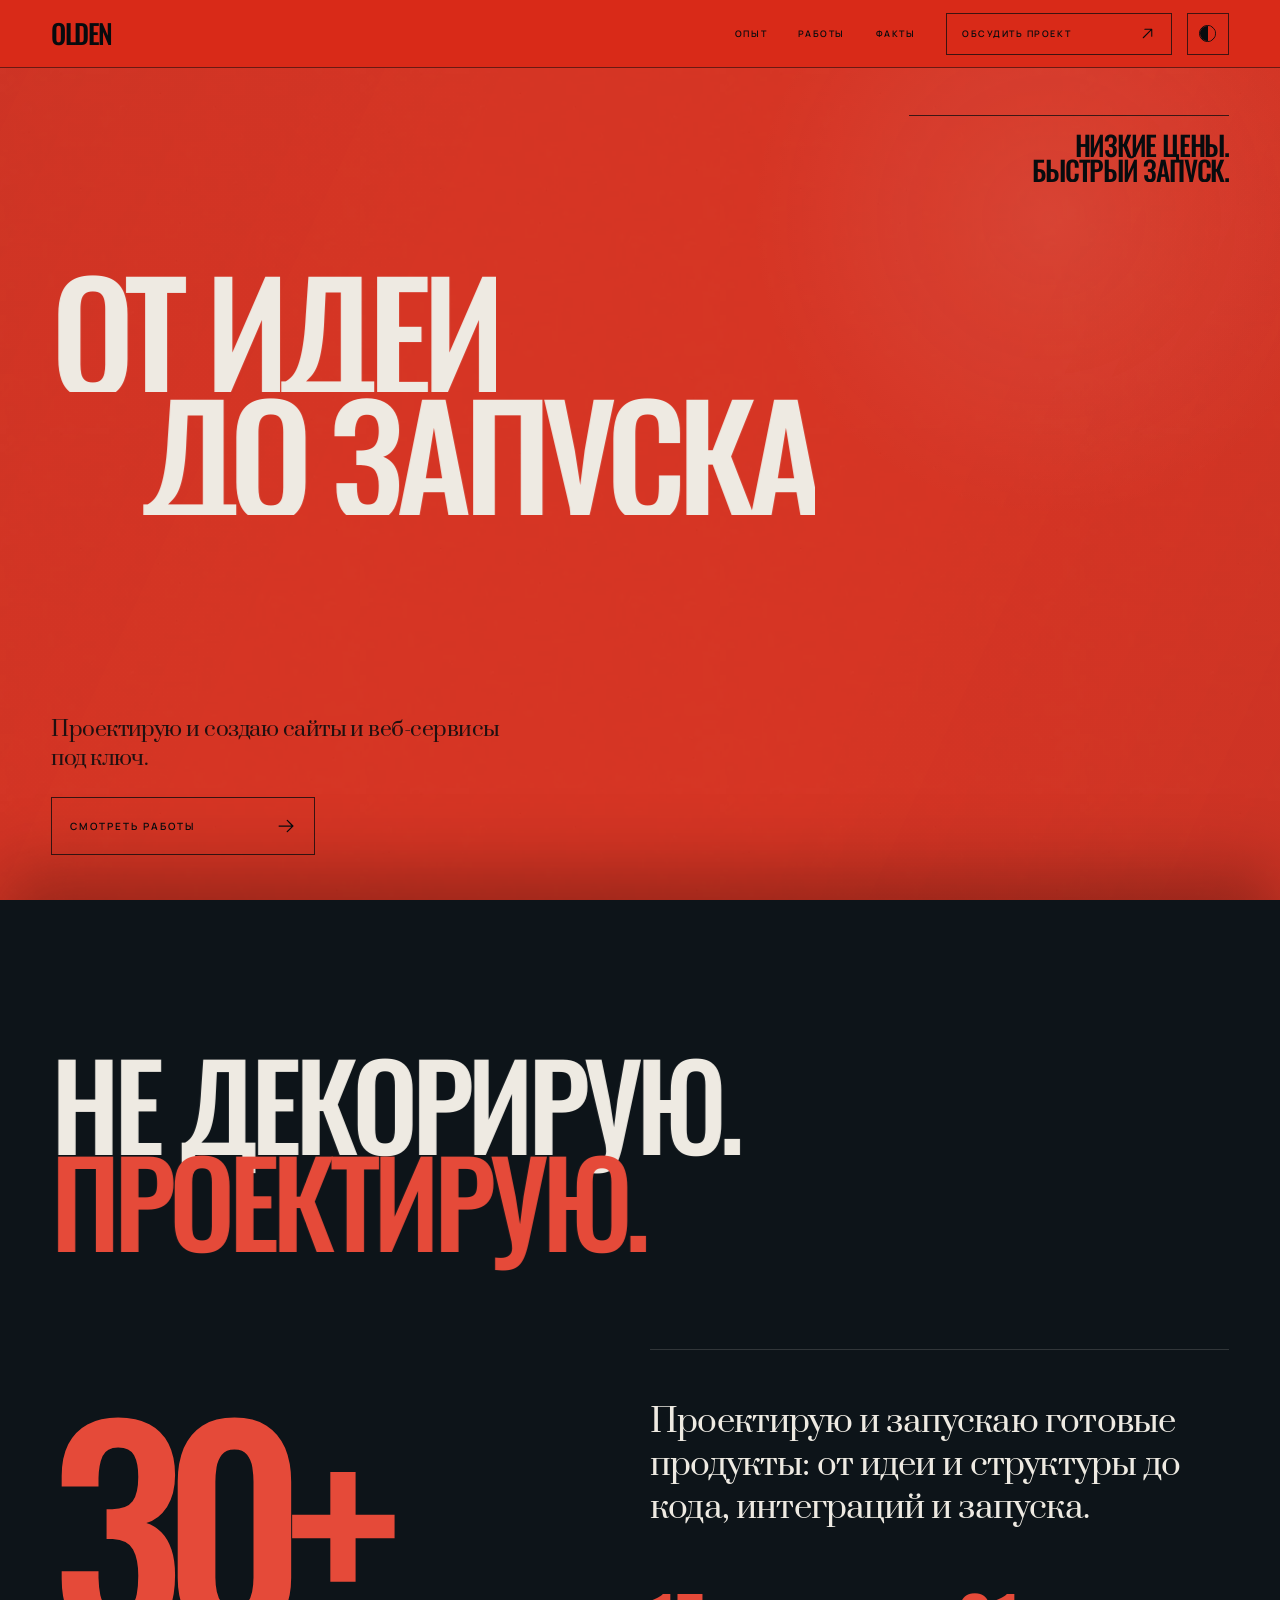
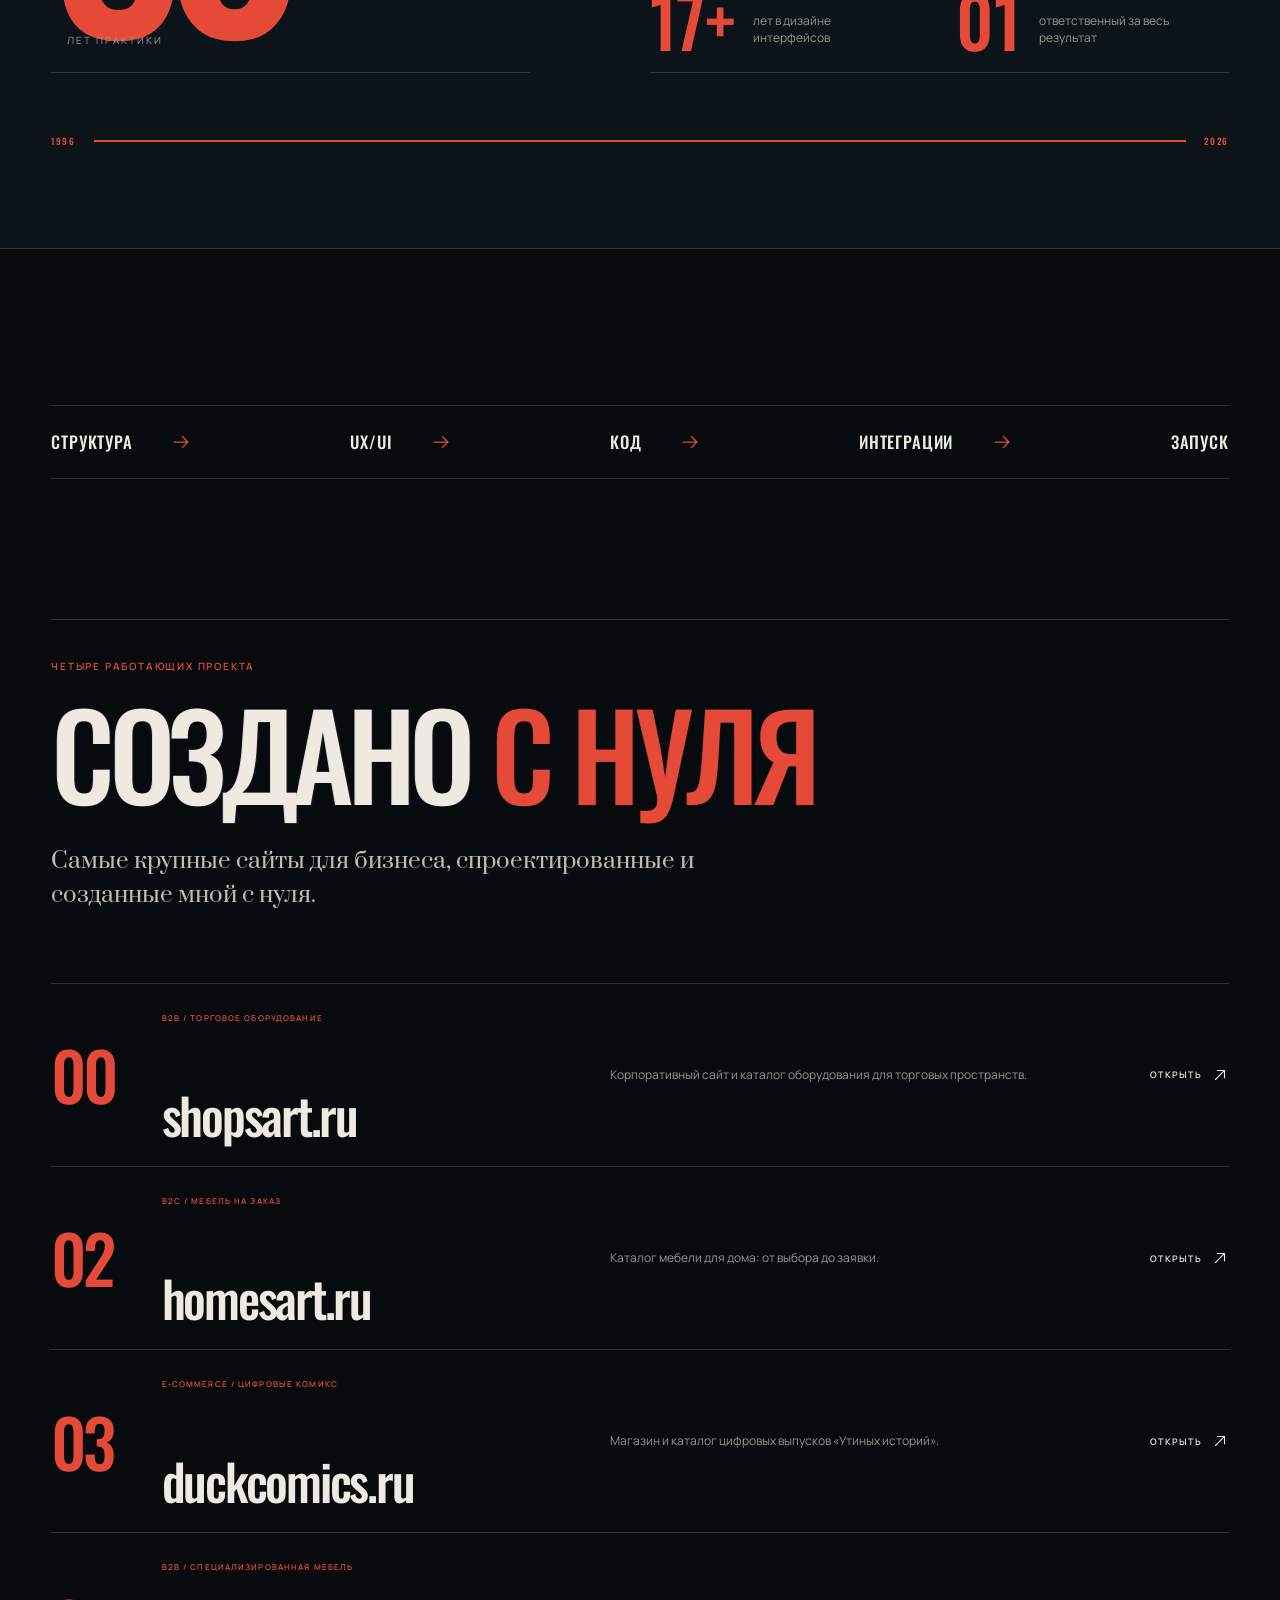
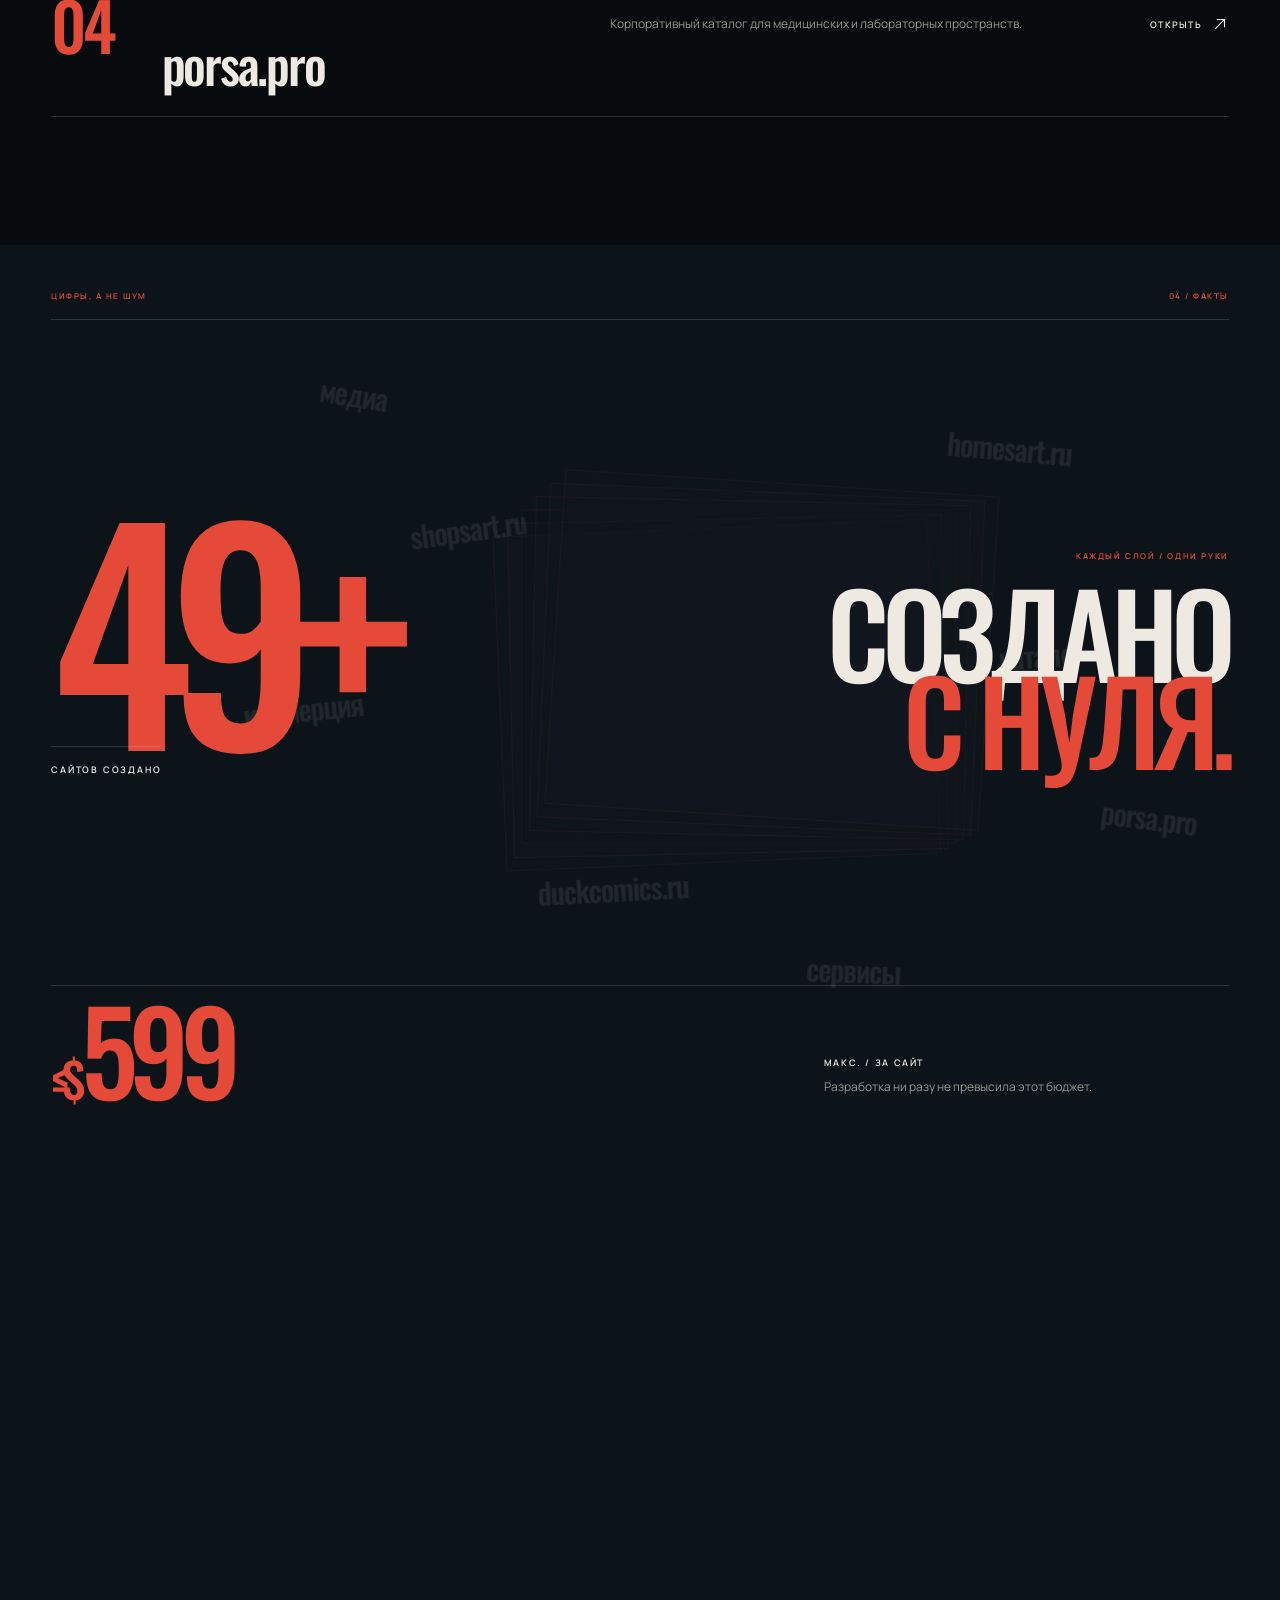
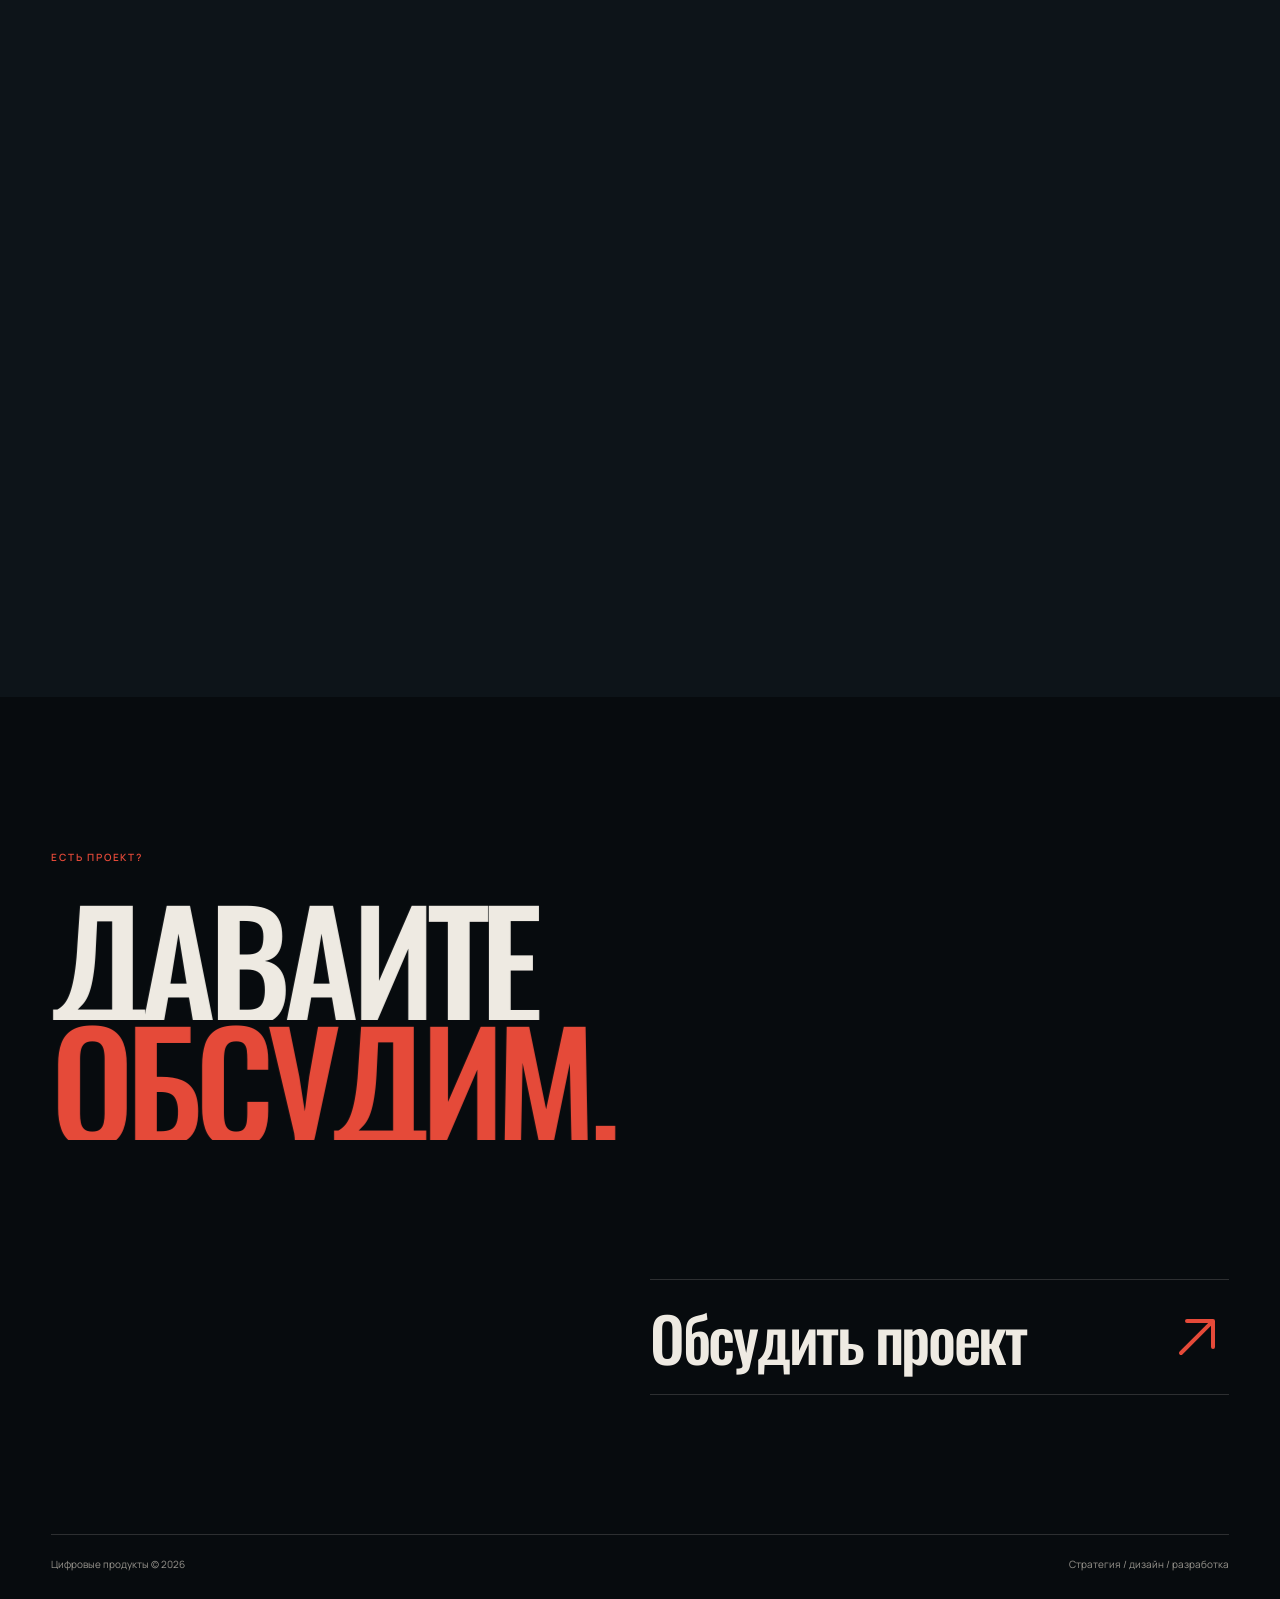
<file: index.html>
<!doctype html>
<html lang="ru">
  <head>
    <meta charset="UTF-8" />
    <meta name="viewport" content="width=device-width, initial-scale=1.0" />
    <meta name="theme-color" content="#d92a18" />
    <script>
      try {
        if (localStorage.getItem("portfolio-palette") === "inverse") {
          document.documentElement.dataset.palette = "inverse";
        }
      } catch {}
    </script>
    <link rel="icon" href="/favicon.svg" type="image/svg+xml" />
    <link rel="preload" as="font" href="/fonts/oswald-500.ttf" type="font/ttf" crossorigin />
    <link rel="preload" as="font" href="/fonts/manrope-400.ttf" type="font/ttf" crossorigin />
    <link rel="preload" as="font" href="/fonts/prata-400.ttf" type="font/ttf" crossorigin />
    <meta name="description" content="Стратегия, дизайн и разработка сайтов и цифровых продуктов под ключ." />
    <meta property="og:type" content="website" />
    <meta property="og:title" content="От идеи до запуска | Сайты и веб-сервисы" />
    <meta property="og:description" content="Проектирую и создаю сайты и веб-сервисы под ключ." />
    <meta property="og:image" content="https://alexden09-boop.github.io/og-ru.png" />
    <meta property="og:image:width" content="1536" />
    <meta property="og:image:height" content="1024" />
    <meta name="twitter:card" content="summary_large_image" />
    <meta name="twitter:title" content="От идеи до запуска | Сайты и веб-сервисы" />
    <meta name="twitter:description" content="Проектирую и создаю сайты и веб-сервисы под ключ." />
    <meta name="twitter:image" content="https://alexden09-boop.github.io/og-ru.png" />
    <title>От идеи до запуска | Сайты и веб-сервисы</title>
    <script type="module" crossorigin src="/assets/index-vFIgV_MD.js"></script>
    <link rel="stylesheet" crossorigin href="/assets/index-4d6E57Hg.css">
  </head>
  <body>
    <div id="root"></div>
  </body>
</html>
</file>
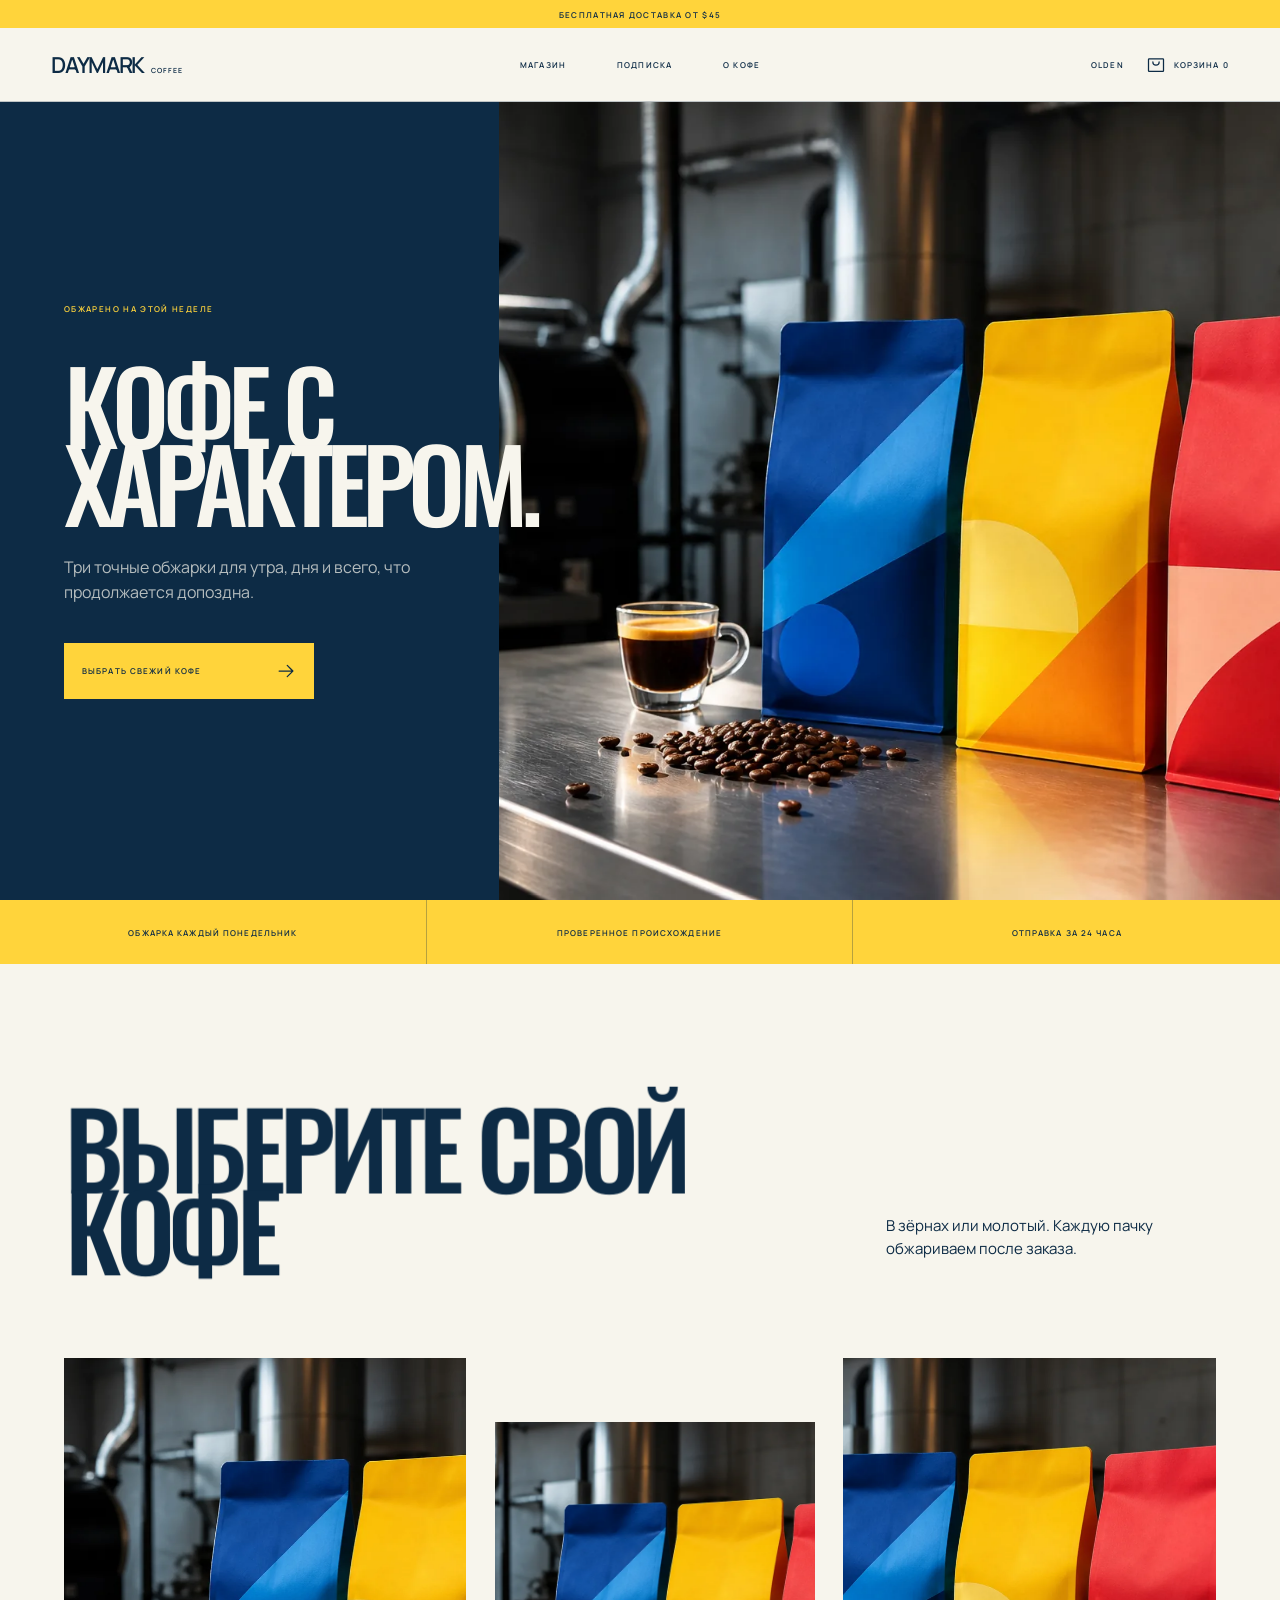
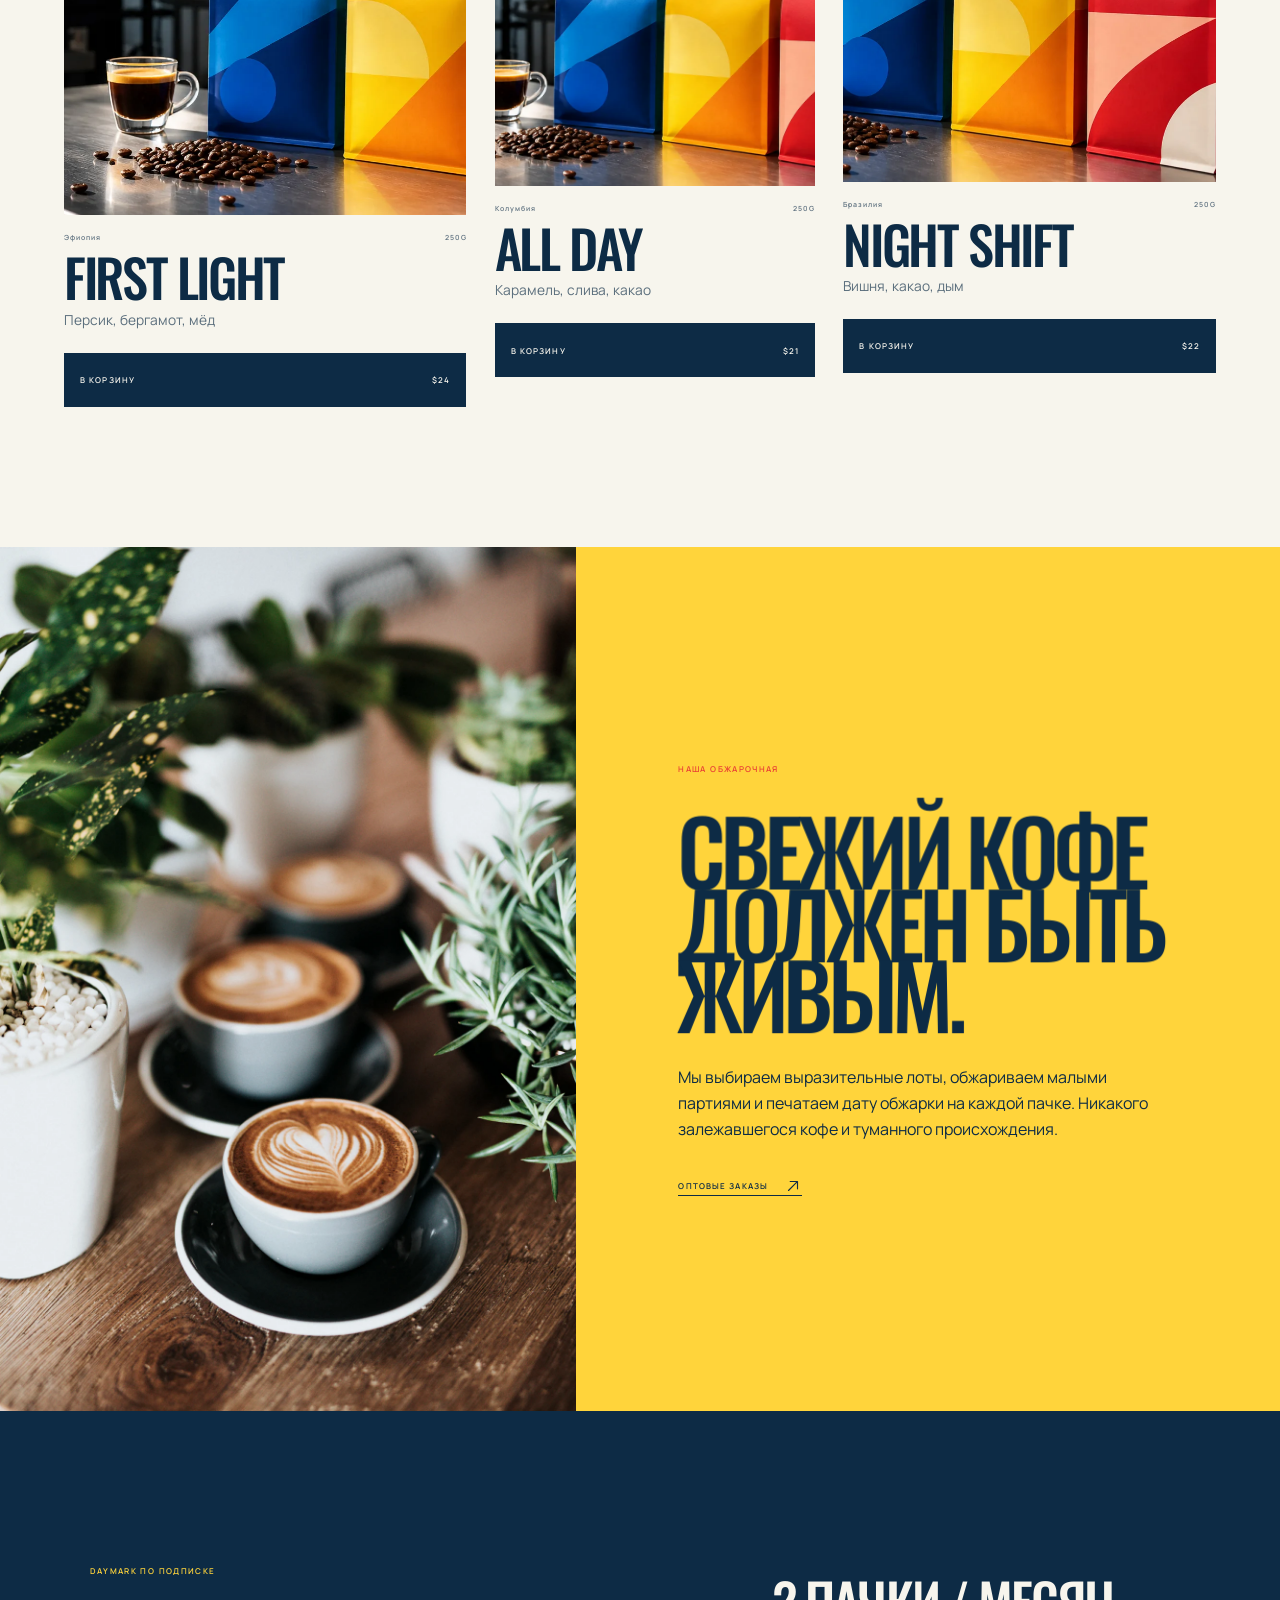
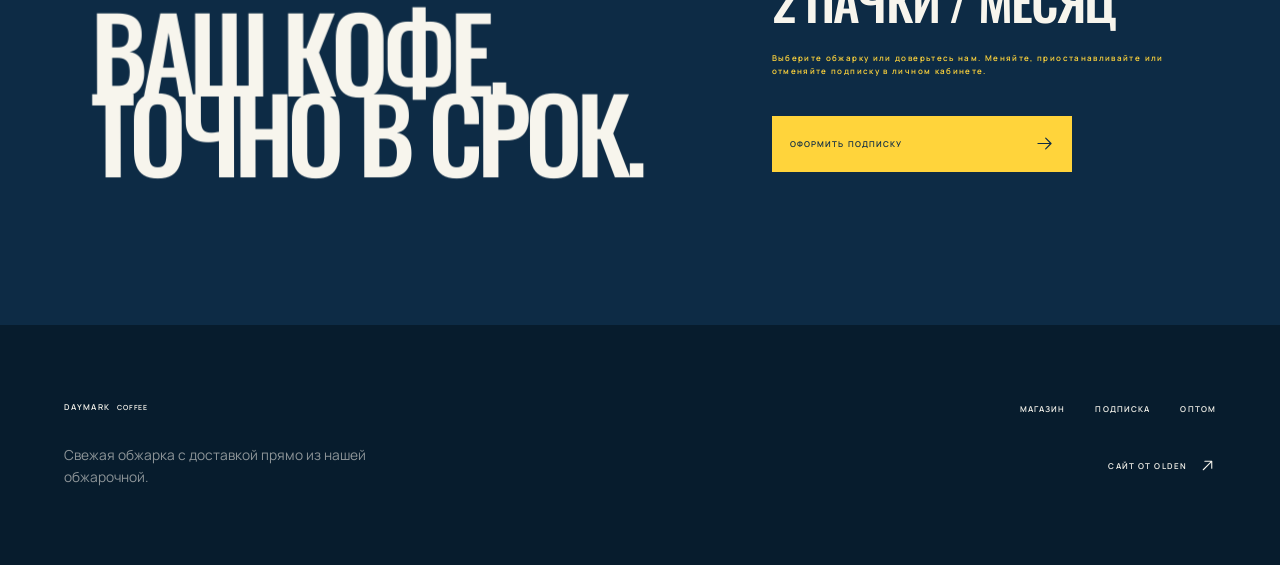
<file: concepts/index.html>
<!doctype html>
<html lang="ru">
  <head>
    <meta charset="UTF-8" />
    <meta name="viewport" content="width=device-width, initial-scale=1.0" />
    <meta name="theme-color" content="#d92a18" />
    <script>
      try {
        if (localStorage.getItem("portfolio-palette") === "inverse") {
          document.documentElement.dataset.palette = "inverse";
        }
      } catch {}
    </script>
    <link rel="icon" href="/favicon.svg" type="image/svg+xml" />
    <link rel="preload" as="font" href="/fonts/oswald-500.ttf" type="font/ttf" crossorigin />
    <link rel="preload" as="font" href="/fonts/manrope-400.ttf" type="font/ttf" crossorigin />
    <link rel="preload" as="font" href="/fonts/prata-400.ttf" type="font/ttf" crossorigin />
    <meta name="description" content="Полноценный современный сайт спешелти-кофейни, разработанный OLDEN." />
    <meta property="og:type" content="website" />
    <meta property="og:title" content="Сайт кофейни | OLDEN" />
    <meta property="og:description" content="Полноценный современный сайт спешелти-кофейни, разработанный OLDEN." />
    <meta property="og:image" content="https://alexden09-boop.github.io/og-ru.png" />
    <meta property="og:image:width" content="1536" />
    <meta property="og:image:height" content="1024" />
    <meta name="twitter:card" content="summary_large_image" />
    <meta name="twitter:title" content="Сайт кофейни | OLDEN" />
    <meta name="twitter:description" content="Полноценный современный сайт спешелти-кофейни, разработанный OLDEN." />
    <meta name="twitter:image" content="https://alexden09-boop.github.io/og-ru.png" />
    <title>Сайт кофейни | OLDEN</title>
    <script type="module" crossorigin src="/assets/index-vFIgV_MD.js"></script>
    <link rel="stylesheet" crossorigin href="/assets/index-4d6E57Hg.css">
  </head>
  <body>
    <div id="root"></div>
  </body>
</html>
</file>
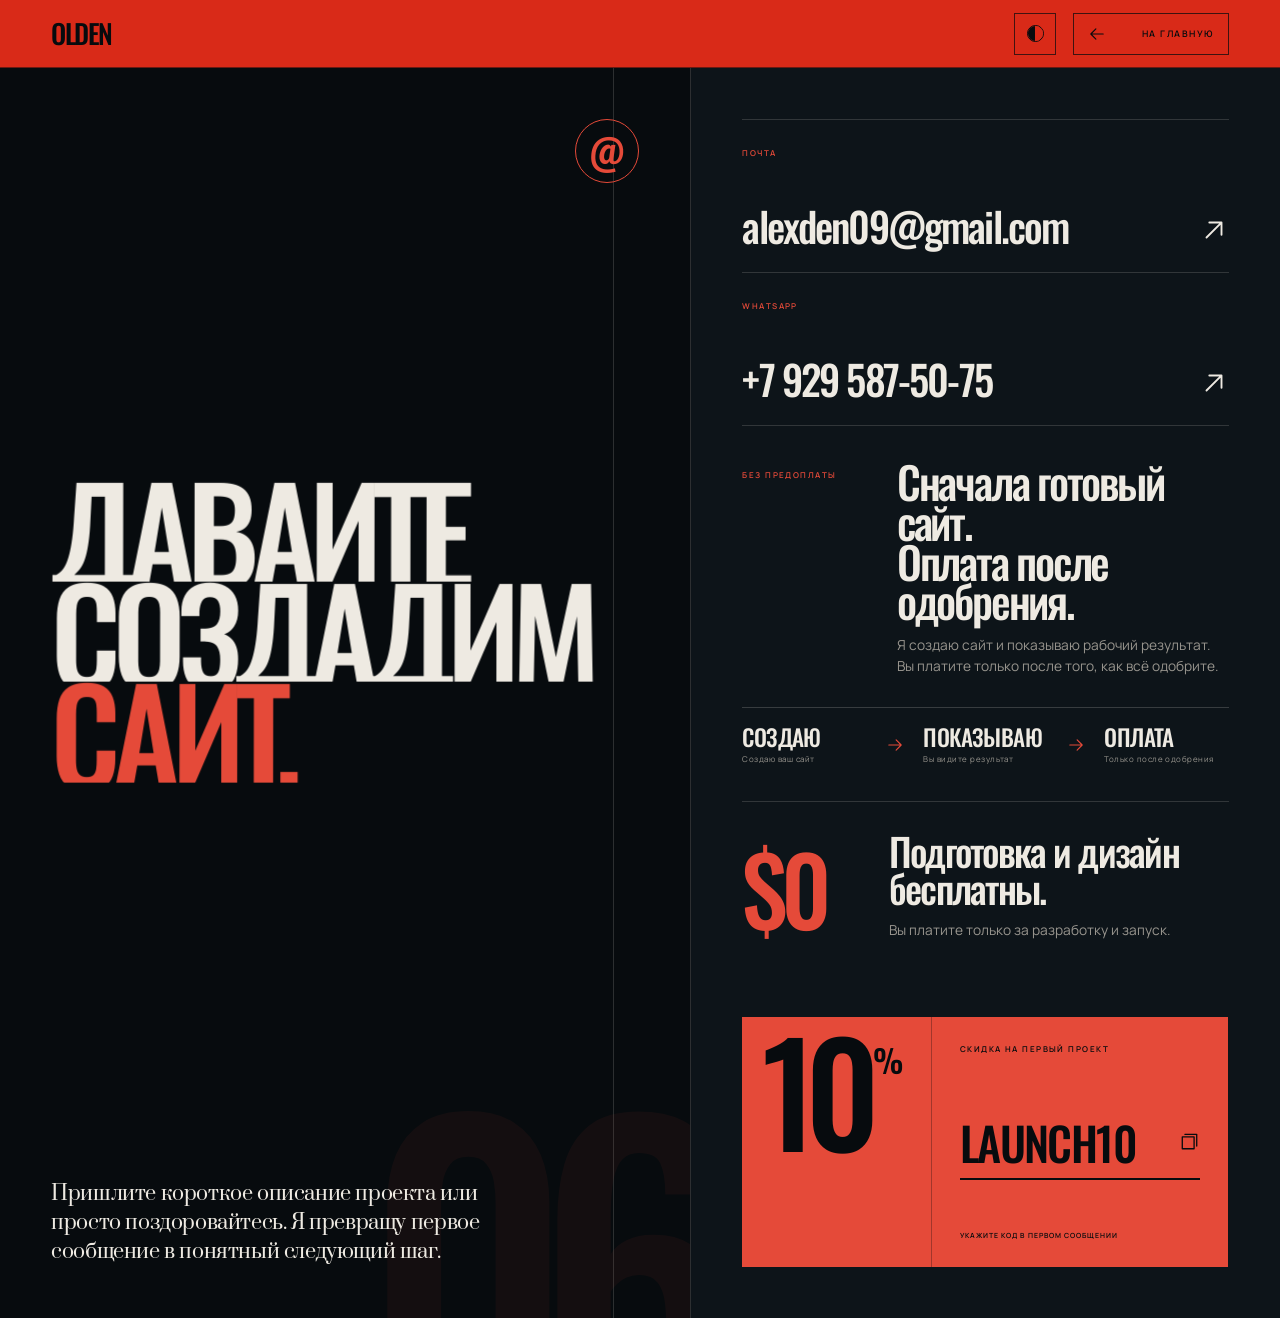
<file: contact/index.html>
<!doctype html>
<html lang="ru">
  <head>
    <meta charset="UTF-8" />
    <meta name="viewport" content="width=device-width, initial-scale=1.0" />
    <meta name="theme-color" content="#d92a18" />
    <script>
      try {
        if (localStorage.getItem("portfolio-palette") === "inverse") {
          document.documentElement.dataset.palette = "inverse";
        }
      } catch {}
    </script>
    <link rel="icon" href="/favicon.svg" type="image/svg+xml" />
    <link rel="preload" as="font" href="/fonts/oswald-500.ttf" type="font/ttf" crossorigin />
    <link rel="preload" as="font" href="/fonts/manrope-400.ttf" type="font/ttf" crossorigin />
    <link rel="preload" as="font" href="/fonts/prata-400.ttf" type="font/ttf" crossorigin />
    <meta name="description" content="Почта, WhatsApp и скидка 10% на первый проект для заказа нового сайта." />
    <meta property="og:type" content="website" />
    <meta property="og:title" content="Контакты | От идеи до запуска" />
    <meta property="og:description" content="Обсудите создание сайта по почте или в WhatsApp." />
    <meta property="og:image" content="https://alexden09-boop.github.io/og-ru.png" />
    <meta property="og:image:width" content="1536" />
    <meta property="og:image:height" content="1024" />
    <meta name="twitter:card" content="summary_large_image" />
    <meta name="twitter:title" content="Контакты | От идеи до запуска" />
    <meta name="twitter:description" content="Обсудите создание сайта по почте или в WhatsApp." />
    <meta name="twitter:image" content="https://alexden09-boop.github.io/og-ru.png" />
    <title>Контакты | От идеи до запуска</title>
    <script type="module" crossorigin src="/assets/index-vFIgV_MD.js"></script>
    <link rel="stylesheet" crossorigin href="/assets/index-4d6E57Hg.css">
  </head>
  <body>
    <div id="root"></div>
  </body>
</html>
</file>
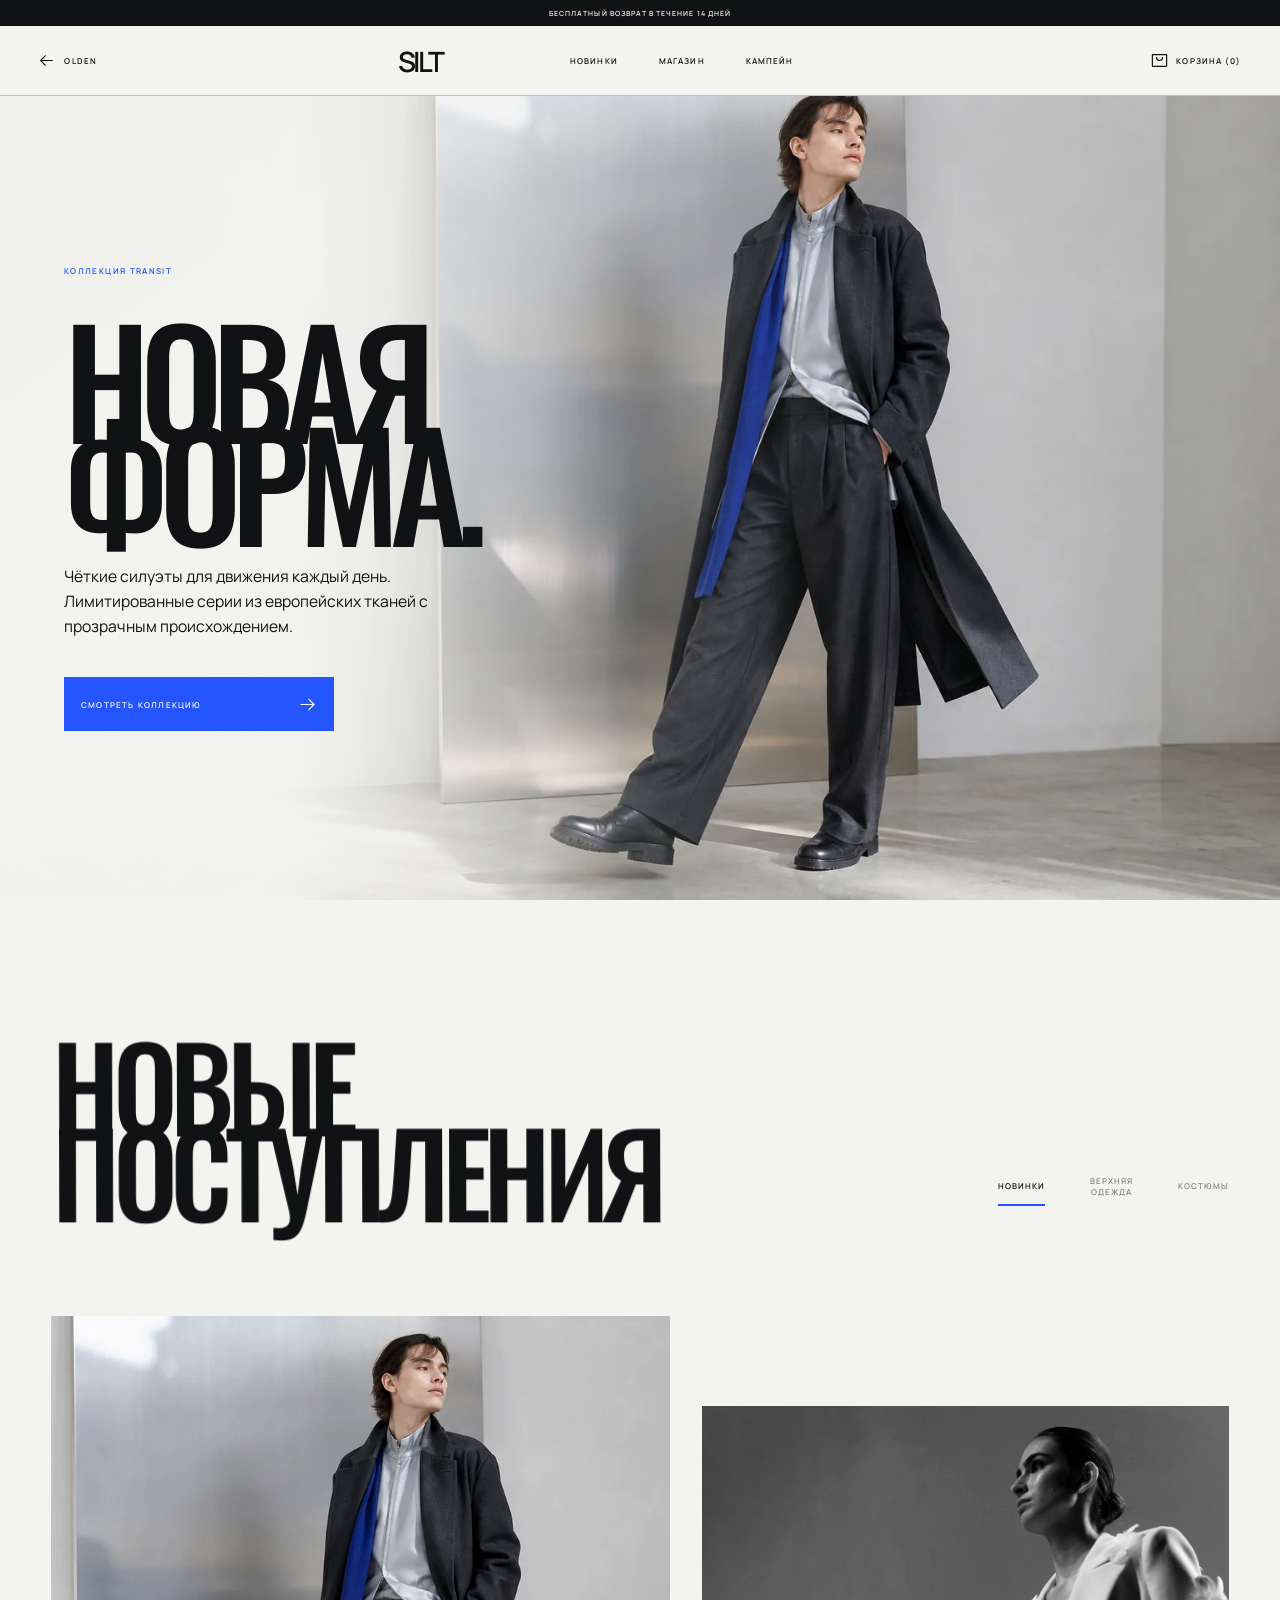
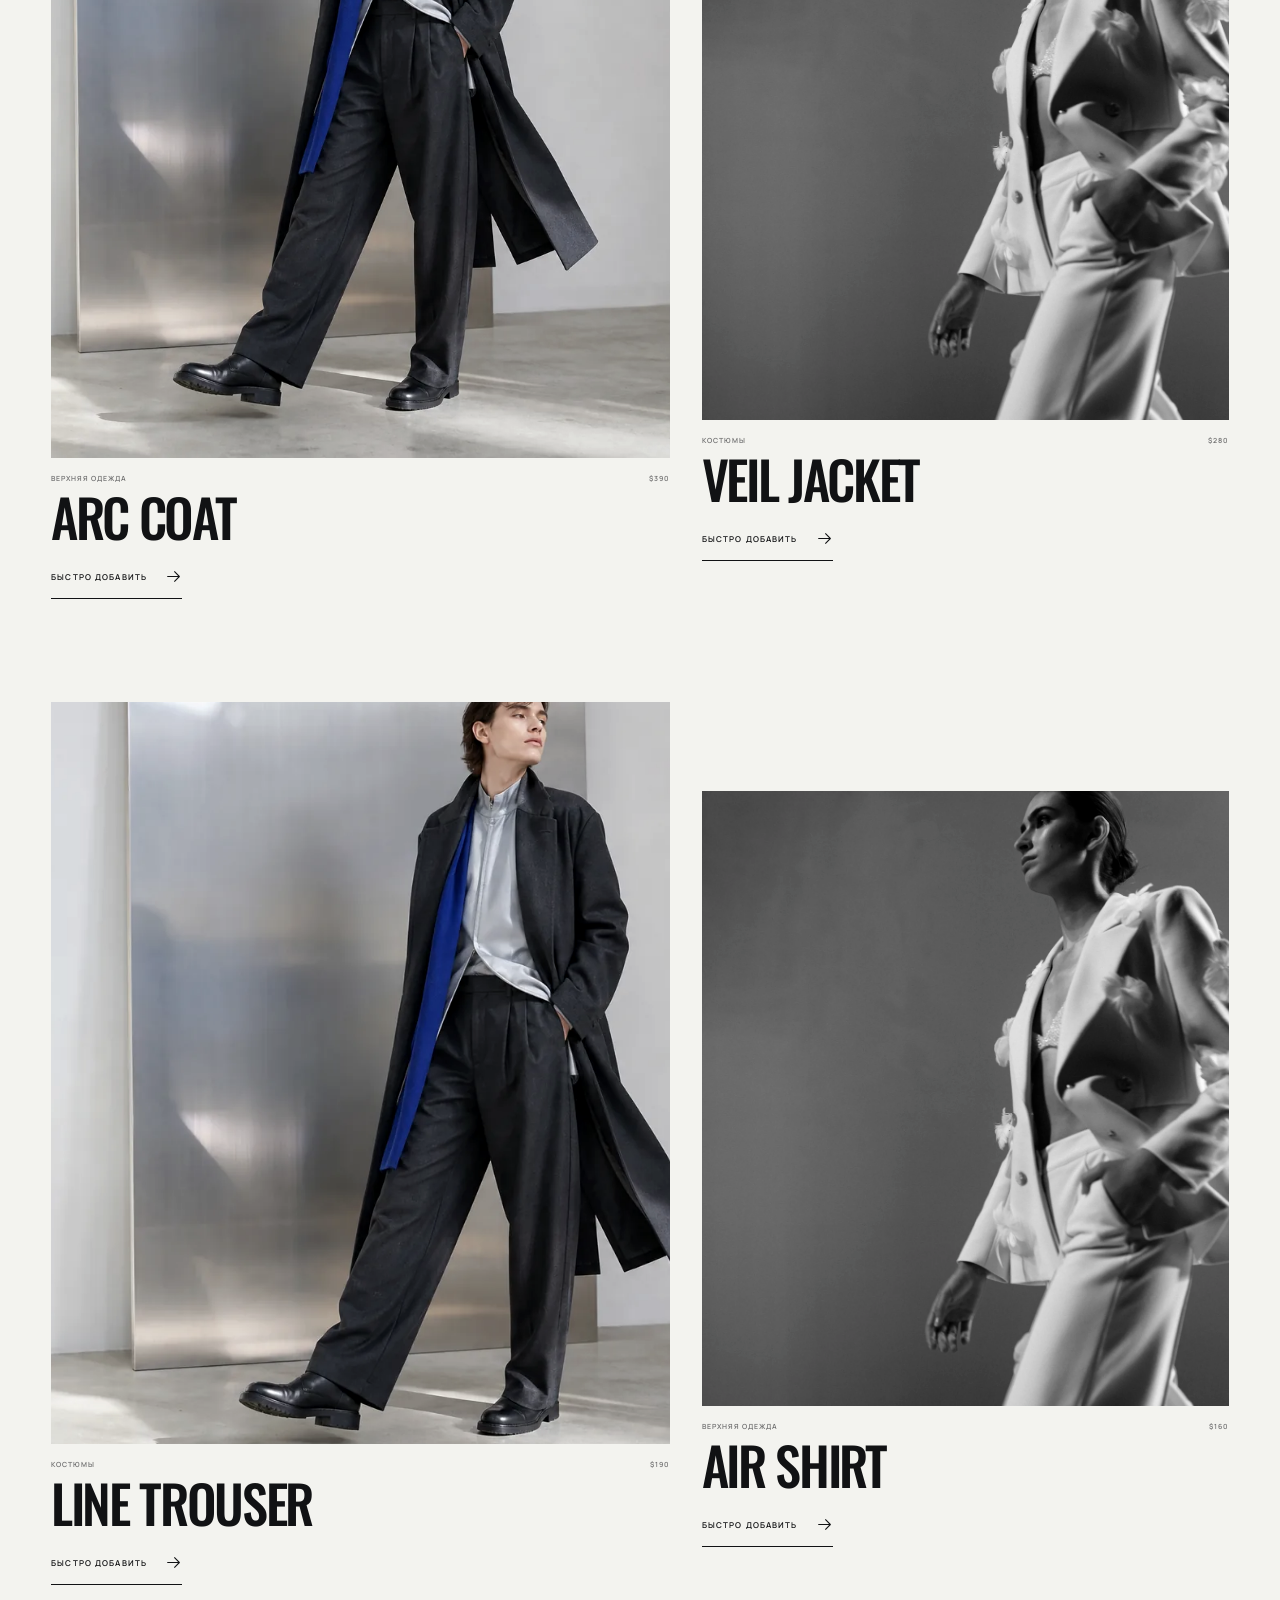
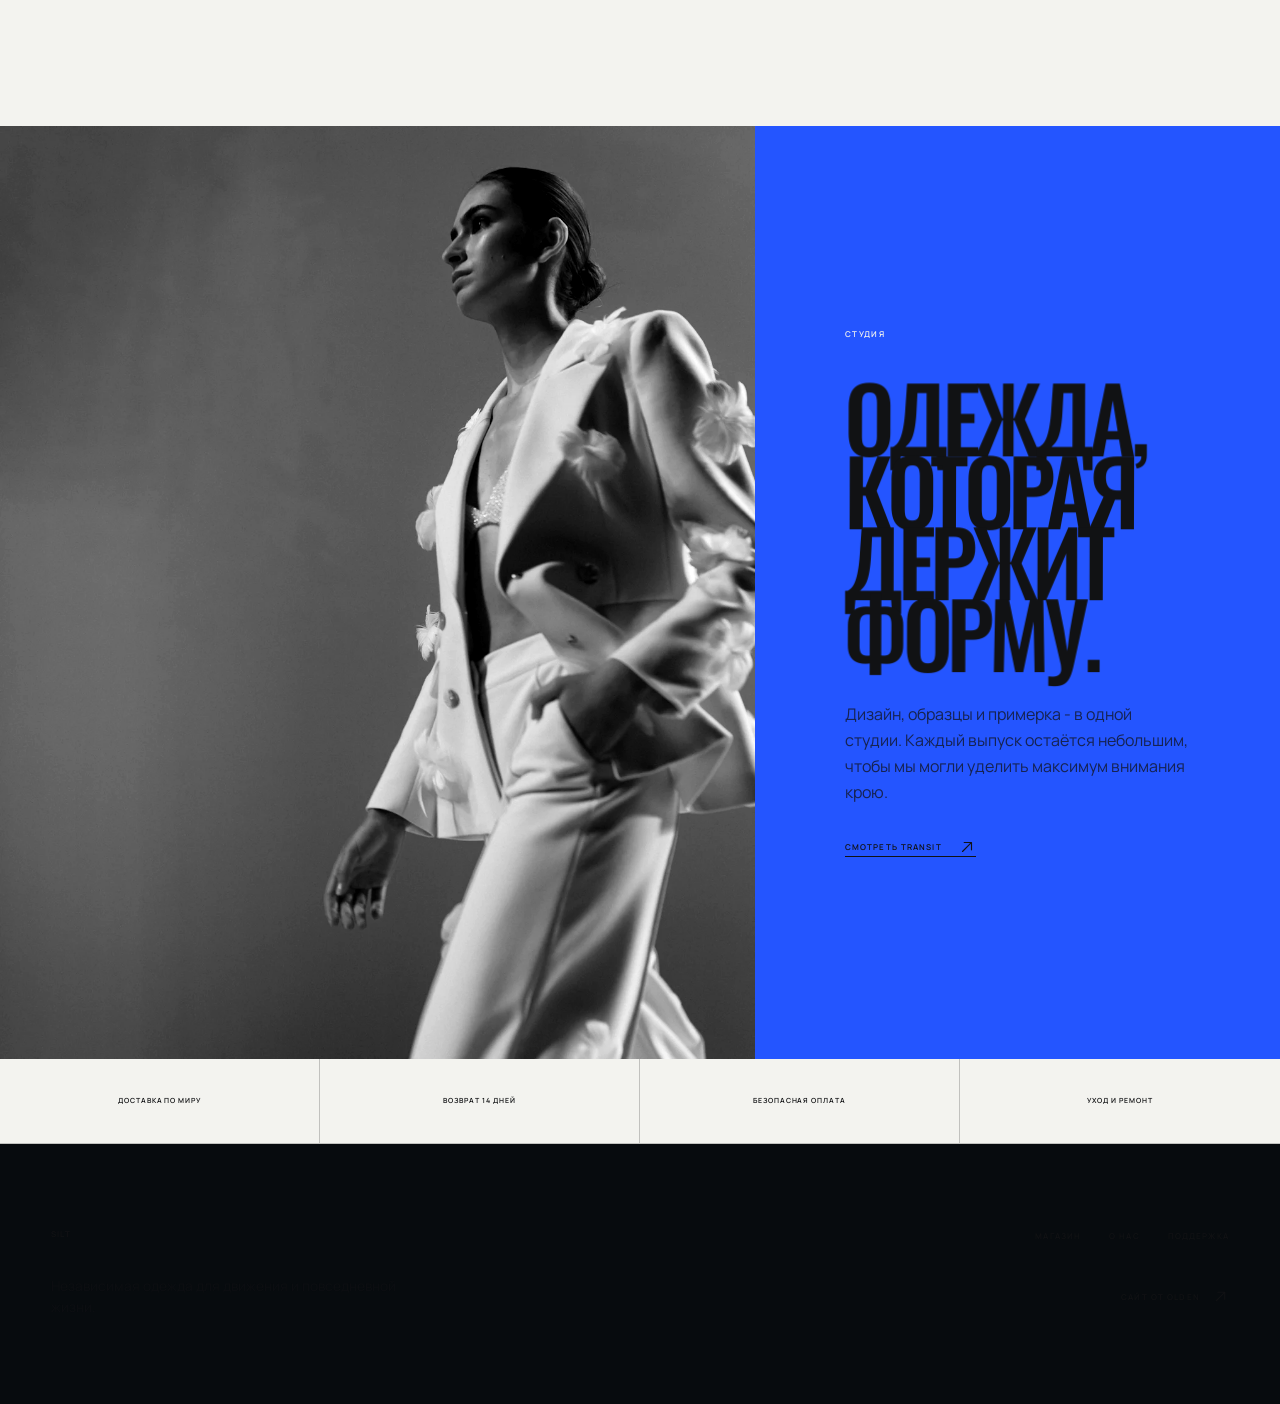
<file: concepts/fashion/index.html>
<!doctype html>
<html lang="ru">
  <head>
    <meta charset="UTF-8" />
    <meta name="viewport" content="width=device-width, initial-scale=1.0" />
    <meta name="theme-color" content="#d92a18" />
    <script>
      try {
        if (localStorage.getItem("portfolio-palette") === "inverse") {
          document.documentElement.dataset.palette = "inverse";
        }
      } catch {}
    </script>
    <link rel="icon" href="/favicon.svg" type="image/svg+xml" />
    <link rel="preload" as="font" href="/fonts/oswald-500.ttf" type="font/ttf" crossorigin />
    <link rel="preload" as="font" href="/fonts/manrope-400.ttf" type="font/ttf" crossorigin />
    <link rel="preload" as="font" href="/fonts/prata-400.ttf" type="font/ttf" crossorigin />
    <meta name="description" content="Полноценный редакционный сайт модного бренда, разработанный OLDEN." />
    <meta property="og:type" content="website" />
    <meta property="og:title" content="Сайт модного бренда | OLDEN" />
    <meta property="og:description" content="Полноценный редакционный сайт модного бренда, разработанный OLDEN." />
    <meta property="og:image" content="https://alexden09-boop.github.io/og-ru.png" />
    <meta property="og:image:width" content="1536" />
    <meta property="og:image:height" content="1024" />
    <meta name="twitter:card" content="summary_large_image" />
    <meta name="twitter:title" content="Сайт модного бренда | OLDEN" />
    <meta name="twitter:description" content="Полноценный редакционный сайт модного бренда, разработанный OLDEN." />
    <meta name="twitter:image" content="https://alexden09-boop.github.io/og-ru.png" />
    <title>Сайт модного бренда | OLDEN</title>
    <script type="module" crossorigin src="/assets/index-vFIgV_MD.js"></script>
    <link rel="stylesheet" crossorigin href="/assets/index-4d6E57Hg.css">
  </head>
  <body>
    <div id="root"></div>
  </body>
</html>
</file>
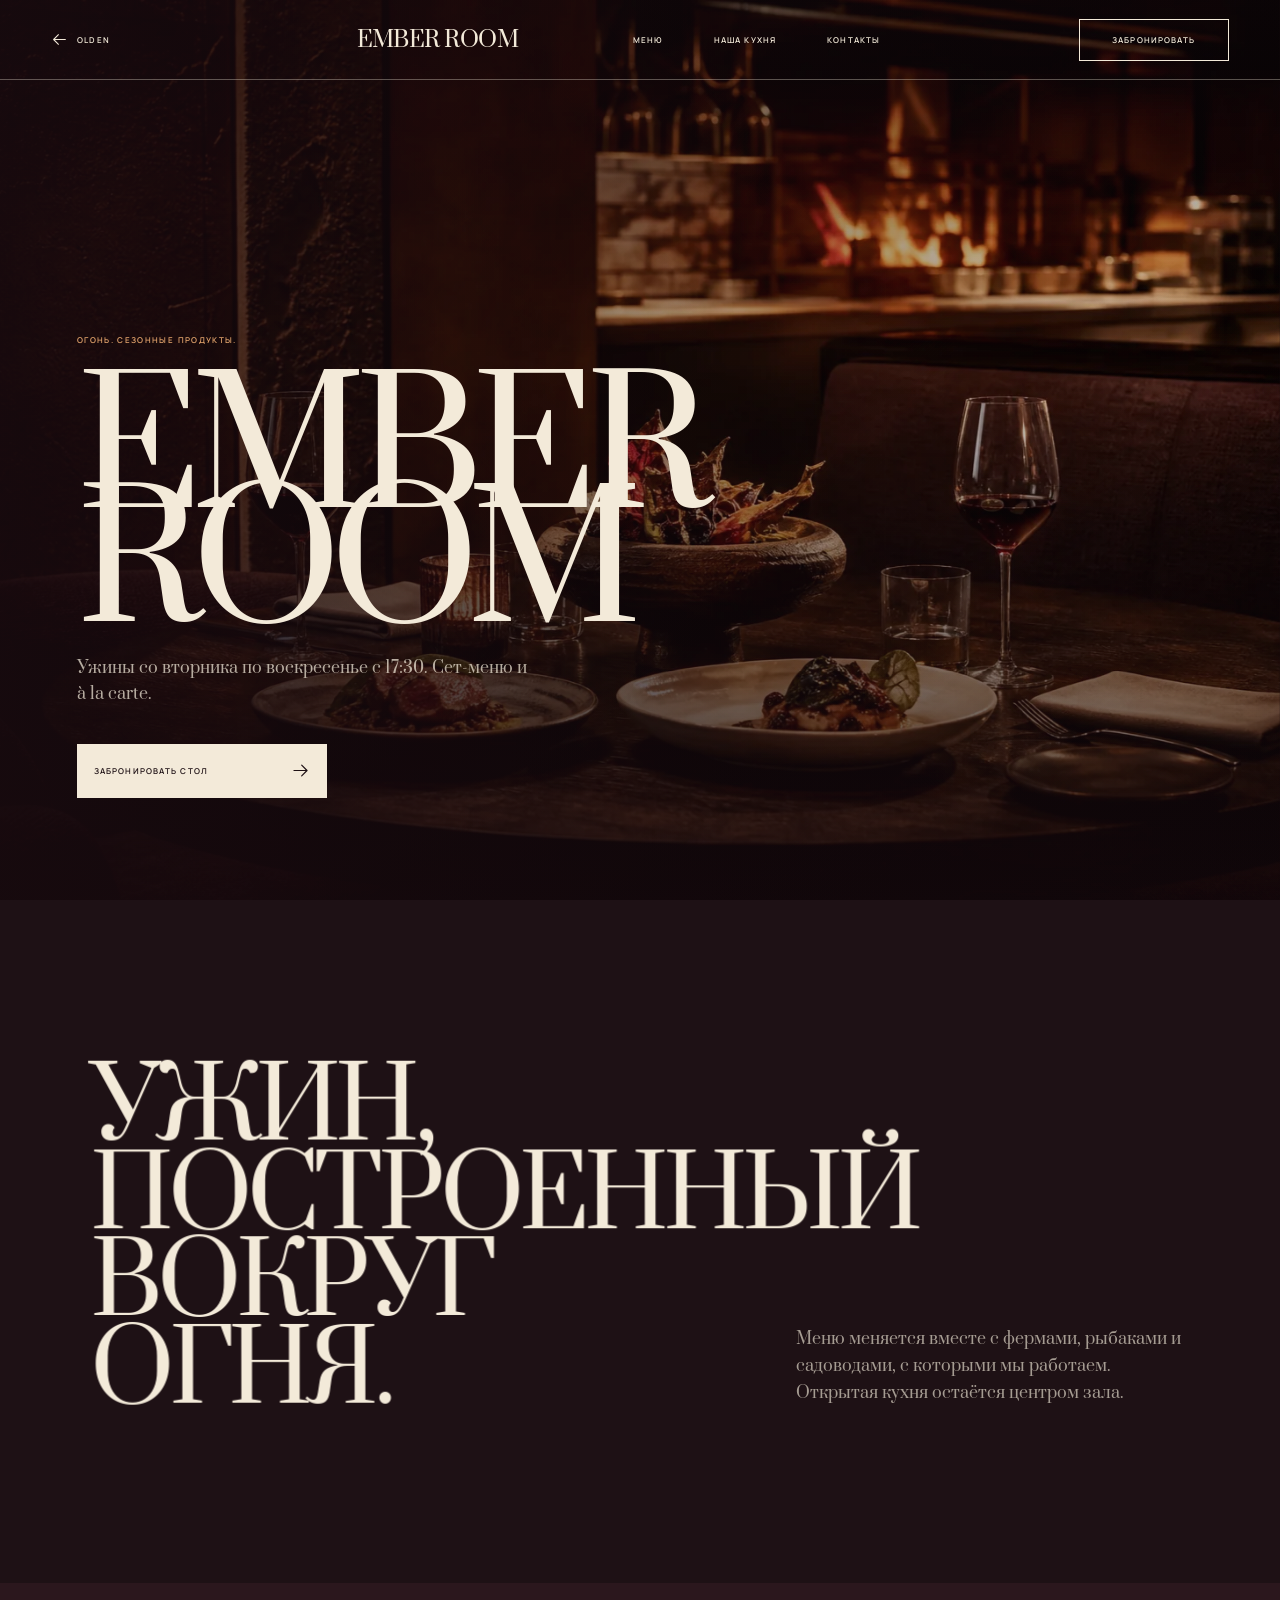
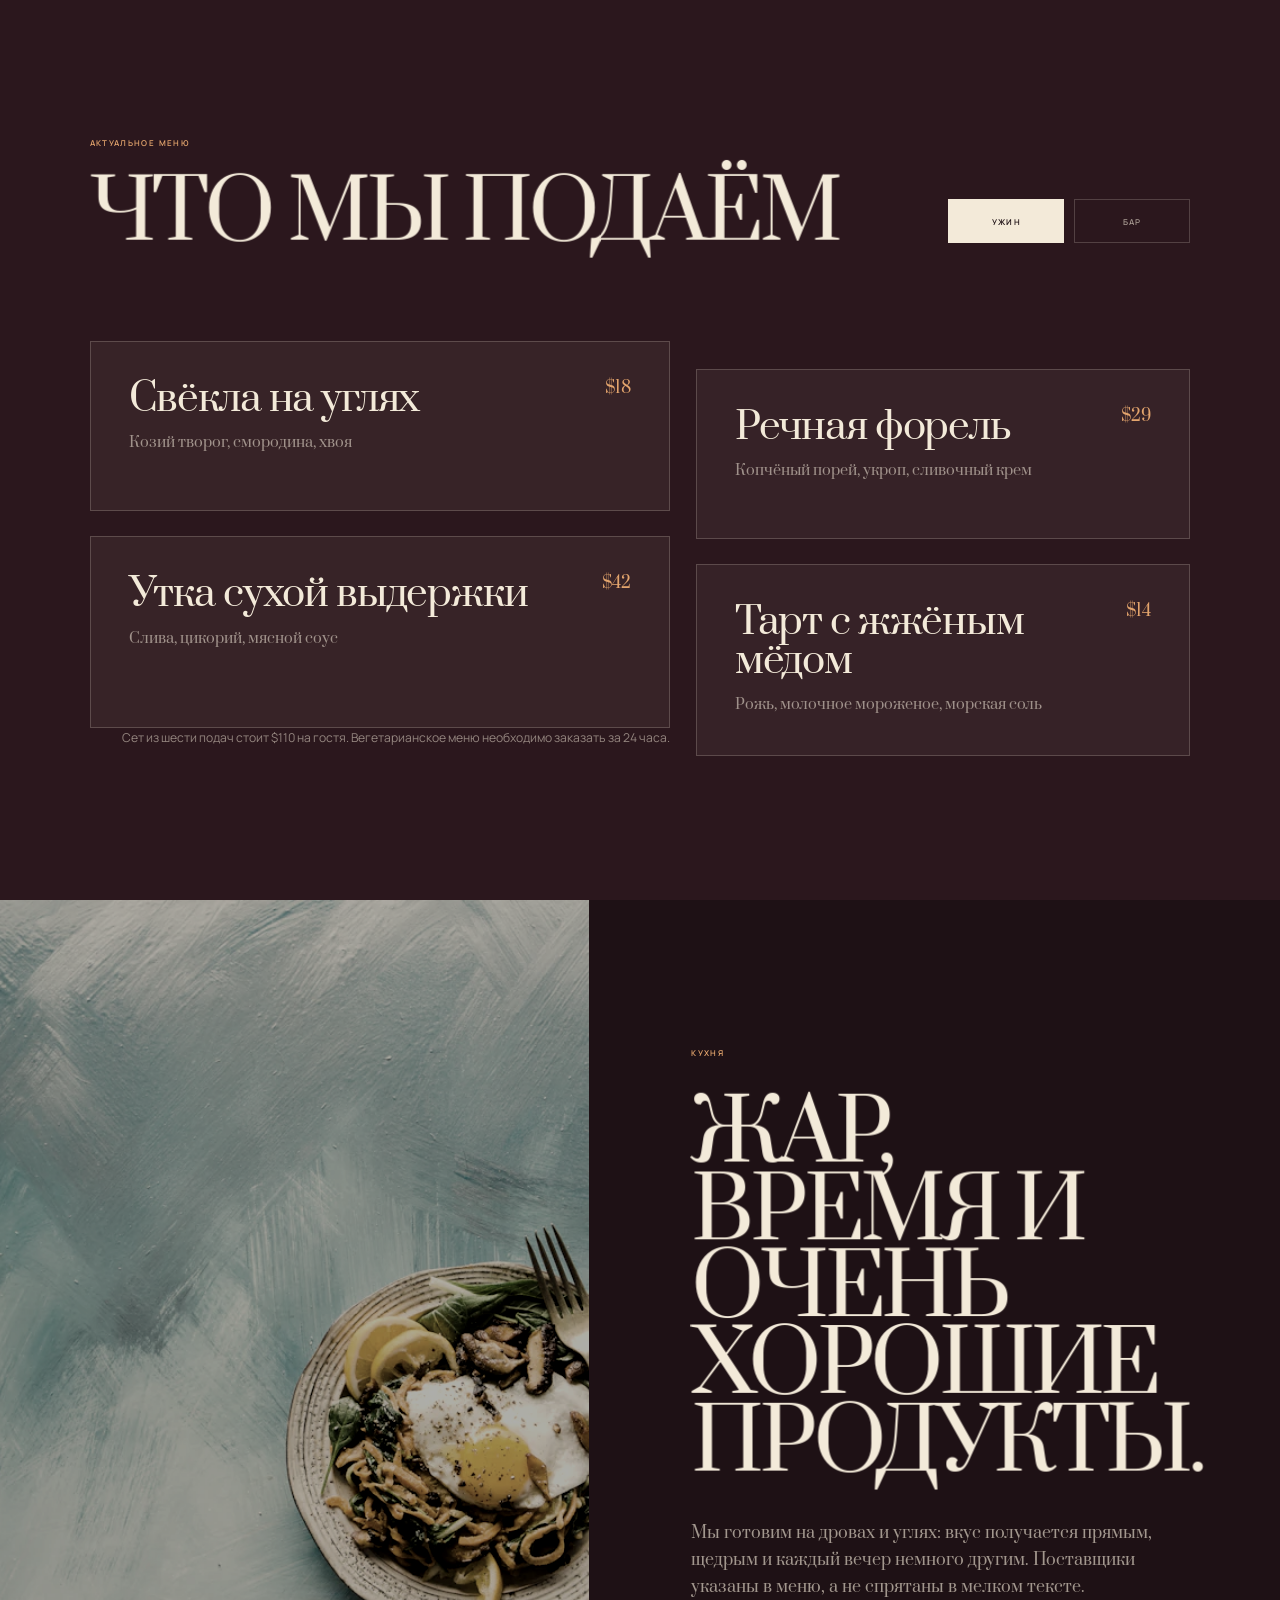
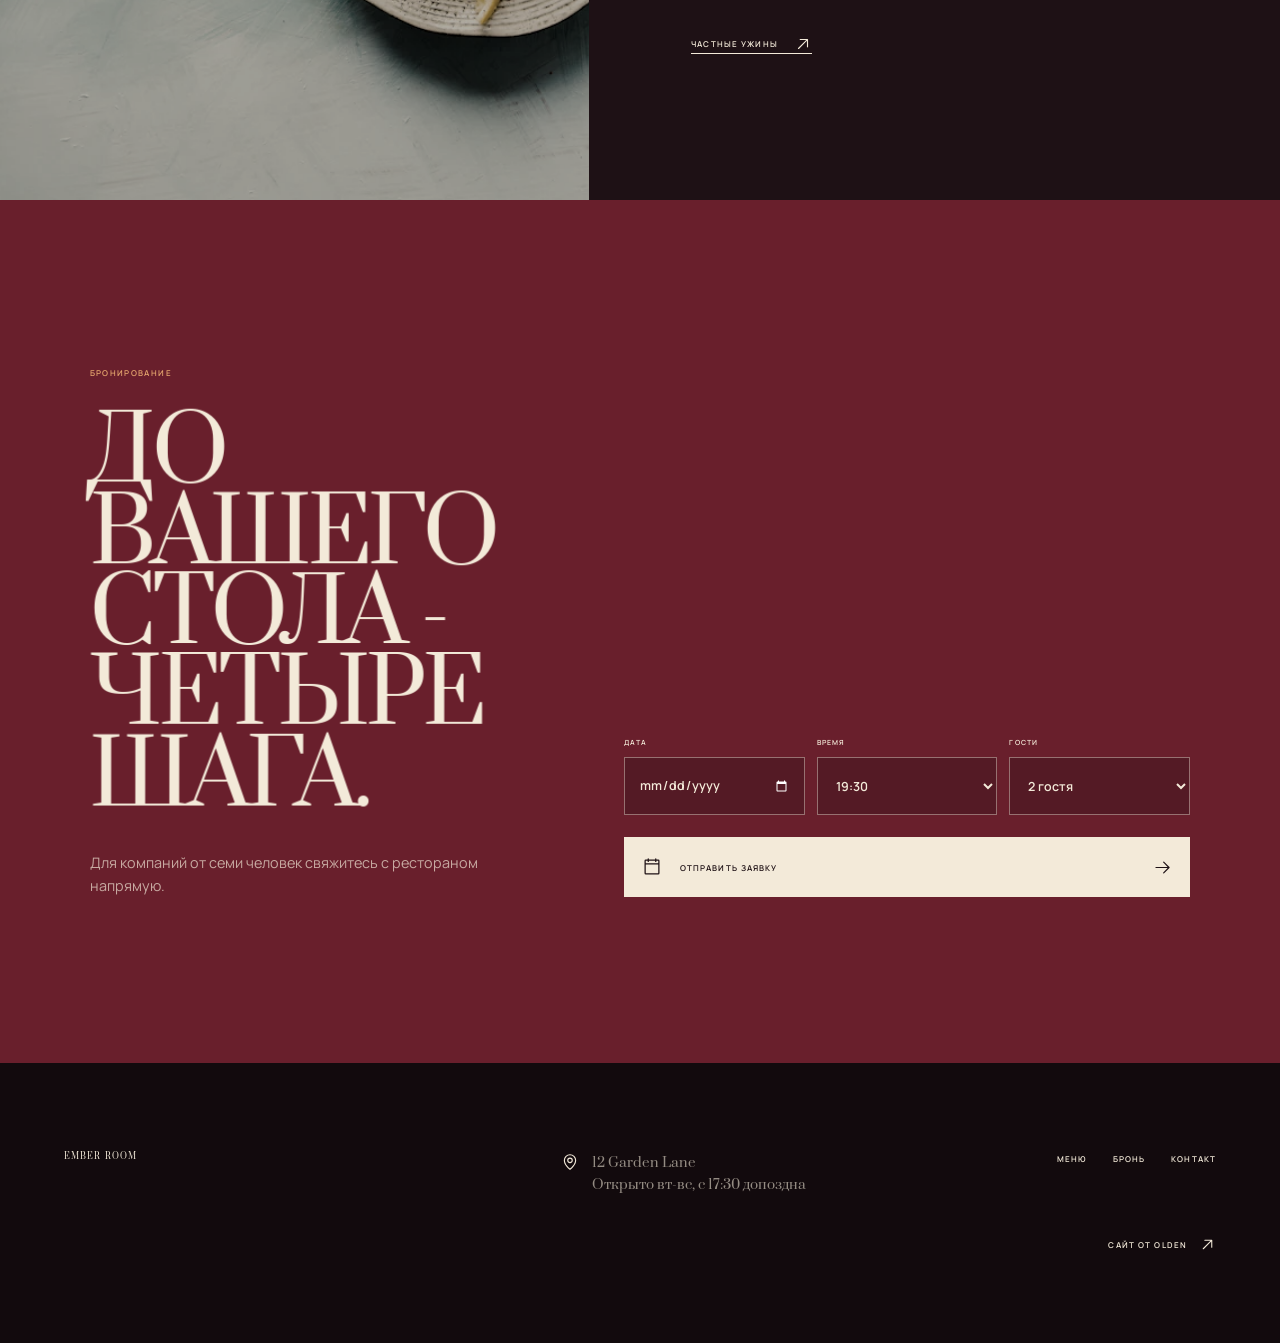
<file: concepts/restaurant/index.html>
<!doctype html>
<html lang="ru">
  <head>
    <meta charset="UTF-8" />
    <meta name="viewport" content="width=device-width, initial-scale=1.0" />
    <meta name="theme-color" content="#d92a18" />
    <script>
      try {
        if (localStorage.getItem("portfolio-palette") === "inverse") {
          document.documentElement.dataset.palette = "inverse";
        }
      } catch {}
    </script>
    <link rel="icon" href="/favicon.svg" type="image/svg+xml" />
    <link rel="preload" as="font" href="/fonts/oswald-500.ttf" type="font/ttf" crossorigin />
    <link rel="preload" as="font" href="/fonts/manrope-400.ttf" type="font/ttf" crossorigin />
    <link rel="preload" as="font" href="/fonts/prata-400.ttf" type="font/ttf" crossorigin />
    <meta name="description" content="Полноценный атмосферный сайт ресторана, разработанный OLDEN." />
    <meta property="og:type" content="website" />
    <meta property="og:title" content="Сайт ресторана | OLDEN" />
    <meta property="og:description" content="Полноценный атмосферный сайт ресторана, разработанный OLDEN." />
    <meta property="og:image" content="https://alexden09-boop.github.io/og-ru.png" />
    <meta property="og:image:width" content="1536" />
    <meta property="og:image:height" content="1024" />
    <meta name="twitter:card" content="summary_large_image" />
    <meta name="twitter:title" content="Сайт ресторана | OLDEN" />
    <meta name="twitter:description" content="Полноценный атмосферный сайт ресторана, разработанный OLDEN." />
    <meta name="twitter:image" content="https://alexden09-boop.github.io/og-ru.png" />
    <title>Сайт ресторана | OLDEN</title>
    <script type="module" crossorigin src="/assets/index-vFIgV_MD.js"></script>
    <link rel="stylesheet" crossorigin href="/assets/index-4d6E57Hg.css">
  </head>
  <body>
    <div id="root"></div>
  </body>
</html>
</file>
<file: assets/index-4d6E57Hg.css>
@font-face{font-family:Manrope;src:url(/fonts/manrope-400.ttf) format("truetype");font-weight:400;font-style:normal;font-display:swap}@font-face{font-family:Manrope;src:url(/fonts/manrope-600.ttf) format("truetype");font-weight:600;font-style:normal;font-display:swap}@font-face{font-family:Oswald;src:url(/fonts/oswald-500.ttf) format("truetype");font-weight:500;font-style:normal;font-display:swap}@font-face{font-family:Prata;src:url(/fonts/prata-400.ttf) format("truetype");font-weight:400;font-style:normal;font-display:swap}:root{color:#eeeae2;background:#070b0e;font-family:Manrope,Arial,sans-serif;font-synthesis:none;--red: #e54a39;--red-deep: #741a13;--ink: #070b0e;--ink-raised: #0d1419;--navy: #0a1822;--paper: #eeeae2;--muted: #98958e;--line: rgba(238, 234, 226, .16);--display: "Oswald", "Arial Narrow", sans-serif;--serif: "Prata", Georgia, serif;--page-pad: clamp(24px, 4vw, 72px);--ease-enter: cubic-bezier(.22, 1, .36, 1);--ease-move: cubic-bezier(.32, .72, 0, 1);--ease-cut: cubic-bezier(.16, 1, .3, 1);--ease-mount: cubic-bezier(.22, .78, .18, 1);--ease-impact: cubic-bezier(.18, .92, .2, 1.08)}*{box-sizing:border-box}html{color-scheme:dark;background:var(--ink);overflow-x:clip}body{margin:0;min-width:0;min-height:100dvh;background:var(--ink);color:var(--paper);overflow-x:clip;-webkit-font-smoothing:antialiased}button,input,textarea{font:inherit}button,a{color:inherit}button{border:0;cursor:pointer}img{display:block;max-width:100%}::selection{color:var(--paper);background:var(--red)}.section-shell{width:min(100%,1600px);margin:0 auto;padding-inline:var(--page-pad)}main{position:relative;isolation:isolate}.scroll-counter{font-variant-numeric:tabular-nums lining-nums}.scroll-route{position:absolute;z-index:42;inset:0 auto auto 0;overflow:hidden;pointer-events:none;contain:layout paint style}.scroll-route__map{position:absolute;top:0;right:0;bottom:0;left:0;overflow:visible}.scroll-route__rail,.scroll-route__progress{vector-effect:non-scaling-stroke;stroke-linecap:round;stroke-linejoin:round}.scroll-route__rail{stroke:var(--red);stroke-width:1;stroke-dasharray:2 11;opacity:.16}.scroll-route__progress{stroke:var(--red);stroke-width:3}.scroll-route.is-tracing .route-head{will-change:transform}.route-node{position:absolute;display:flex;align-items:center;gap:10px;color:var(--red);opacity:.24;transform:translate3d(-5px,-50%,0) scale(.84);transform-origin:0 50%;transition:opacity .18s var(--ease-enter),transform .26s var(--ease-move)}.route-node--right{flex-direction:row-reverse;transform:translate3d(calc(-100% + 5px),-50%,0) scale(.84);transform-origin:100% 50%}.route-node i{flex:0 0 7px;width:7px;height:7px;background:var(--ink);border:1.5px solid var(--red);border-radius:50%;box-shadow:0 0 0 4px #e54a3914}.route-node b{padding:5px 7px;color:#ff705d;background:#070b0ec7;border:1px solid rgba(229,74,57,.32);font:500 7px/1 var(--display);letter-spacing:.15em;white-space:nowrap}.route-node.is-passed{opacity:.72;transform:translate3d(0,-50%,0) scale(1)}.route-node--right.is-passed{transform:translate3d(-100%,-50%,0) scale(1)}.route-node.is-current{opacity:1}.route-node.is-current i{background:var(--red);box-shadow:0 0 0 7px #e54a3921}.route-head{position:absolute;width:24px;height:24px;transform-origin:50% 50%}.route-head__shape,.route-head>b,.route-head>em{position:absolute;display:block;left:50%;top:50%}.route-head__shape{opacity:0;transform:translate3d(-50%,-50%,0) scale(.72);transition:opacity .16s var(--ease-enter),transform .24s var(--ease-move)}.route-head__shape--trace{width:8px;height:8px;background:#ff6a55;border:1px solid #ff9b8d;border-radius:50%;box-shadow:0 0 0 5px #e54a392e;opacity:1;transform:translate3d(-50%,-50%,0) scale(1)}.route-head__shape--graph{width:12px;height:12px;background:var(--ink);border:1.5px solid var(--red);border-radius:50%}.route-head__shape--frame{width:11px;height:11px;background:transparent;border:1.5px solid #ff6a55;transform:translate3d(-50%,-50%,0) rotate(45deg) scale(.72);box-shadow:0 0 0 4px #e54a3921}.route-head__shape--data{width:13px;height:3px;background:#ff6a55;box-shadow:-7px 0 #ff6a557a,-14px 0 #ff6a5533}.route-head__shape--logic{width:8px;height:8px;background:var(--red);border:1px solid var(--paper);border-radius:50%;box-shadow:0 0 0 3px var(--ink),0 0 0 6px #e54a3966}.route-head__shape--arrow{width:15px;height:12px;background:#ff6a55;clip-path:polygon(0 0,100% 50%,0 100%,25% 50%)}.route-head>b,.route-head>em{width:22px;height:1px;background:#ff705d8f;opacity:0;transition:opacity .18s var(--ease-enter),transform .24s var(--ease-move)}.route-head>b{transform:translate3d(-50%,-50%,0)}.route-head>em{transform:translate3d(-50%,-50%,0) rotate(90deg)}.scroll-route:not([data-mode=trace]) .route-head__shape--trace{opacity:0;transform:translate3d(-50%,-50%,0) scale(.72)}.scroll-route[data-mode=graph] .route-head__shape--graph,.scroll-route[data-mode=frame] .route-head__shape--frame,.scroll-route[data-mode=data] .route-head__shape--data,.scroll-route[data-mode=logic] .route-head__shape--logic,.scroll-route[data-mode=arrow] .route-head__shape--arrow{opacity:1;transform:translate3d(-50%,-50%,0) scale(1)}.scroll-route[data-mode=frame] .route-head__shape--frame{transform:translate3d(-50%,-50%,0) rotate(45deg) scale(1)}.scroll-route[data-mode=graph] .route-head>b,.scroll-route[data-mode=graph] .route-head>em{opacity:1}.skip-link{position:fixed;z-index:300;top:10px;left:12px;padding:10px 14px;color:var(--ink);background:var(--paper);transform:translateY(-160%)}.skip-link:focus{transform:translateY(0)}#about,#projects,#process,#contact{scroll-margin-top:64px}.project-transition{position:fixed;z-index:240;top:0;right:0;bottom:0;left:0;visibility:hidden;pointer-events:none;display:grid;grid-template-columns:auto minmax(0,1fr);align-items:end;gap:clamp(28px,6vw,100px);padding:clamp(28px,6vw,96px);color:var(--paper);background:var(--red);transform:translate3d(0,101%,0);transition:transform .36s var(--ease-move),visibility 0s linear .36s}.project-transition.is-active{visibility:visible;pointer-events:auto;transform:translateZ(0);transition:transform .36s var(--ease-move),visibility 0s}.project-transition>span{font:500 clamp(8rem,21vw,22rem)/.7 var(--display);letter-spacing:-.08em;opacity:.34}.project-transition>div{min-width:0;padding-bottom:clamp(6px,1vw,14px);opacity:0;transform:translate3d(0,24px,0);transition:opacity .18s var(--ease-cut),transform .24s var(--ease-cut)}.project-transition.is-active>div{opacity:1;transform:translateZ(0);transition-delay:.11s}.project-transition small{display:block;margin-bottom:clamp(14px,2vw,28px);color:var(--ink);font-size:9px;font-weight:600;letter-spacing:.18em}.project-transition strong{display:block;font:500 clamp(4rem,10vw,10rem)/.82 var(--display);letter-spacing:-.055em;overflow-wrap:anywhere}.site-header{position:fixed;z-index:100;inset:0 0 auto;height:64px;display:grid;grid-template-columns:1fr auto;align-items:center;padding-inline:var(--page-pad);background:#070b0ef0;border-bottom:1px solid var(--line)}.site-mark{justify-self:start;display:flex;align-items:baseline;gap:12px;padding:10px 0;background:transparent}.site-mark strong{font:500 24px/1 var(--display);letter-spacing:-.04em}.site-mark span{color:var(--muted);font-size:9px;letter-spacing:.18em}.site-header nav{display:flex;align-items:center;gap:clamp(22px,3vw,46px)}.site-header nav button{position:relative;display:inline-flex;align-items:center;gap:8px;padding:13px 0 11px;background:transparent;font-size:10px;font-weight:600;letter-spacing:.14em}.site-header nav button span{color:var(--red);font-size:8px}.site-header nav button:after{content:"";position:absolute;inset:auto 0 6px;height:1px;background:var(--red);transform:scaleX(0);transform-origin:0 50%;transition:transform .16s var(--ease-enter)}.menu-button{display:none;width:44px;height:44px;place-items:center;background:transparent;border:1px solid var(--line)}.hero-cover{position:relative;min-height:100dvh;padding-top:64px;display:grid;grid-template-columns:53% 47%;overflow:hidden;isolation:isolate;background:var(--ink)}.hero-cover:after{content:"";position:absolute;z-index:20;top:64px;right:0;bottom:0;left:0;pointer-events:none;opacity:.045;background:url(/assets/editorial-grain.webp) 0 0 / 360px 360px}.hero-opening{display:none}.hero-poster,.hero-case{position:relative;min-height:calc(100dvh - 64px);overflow:hidden}.hero-poster{isolation:isolate;display:grid;grid-template-rows:1fr;background:var(--red-deep)}.hero-poster__field{position:absolute;z-index:0;top:0;right:0;bottom:0;left:0;overflow:hidden;pointer-events:none;background:linear-gradient(90deg,rgba(238,234,226,.055) 1px,transparent 1px) 0 0 / 12.5% 100%,linear-gradient(rgba(238,234,226,.045) 1px,transparent 1px) 0 0 / 100% 12.5%,linear-gradient(126deg,transparent 0 53%,rgba(7,11,14,.12) 53.1% 69%,transparent 69.1%),radial-gradient(circle at 78% 38%,rgba(238,234,226,.08),transparent 34%),linear-gradient(135deg,#6d1711,#a32c20 48%,#741a13);transform-origin:70% 46%}.hero-poster__field:before{content:"";position:absolute;top:13%;right:-18%;width:min(64vw,720px);aspect-ratio:1;border:1px solid rgba(238,234,226,.2);border-radius:50%;box-shadow:0 0 0 clamp(34px,4vw,70px) #eeeae209,0 0 0 clamp(82px,9vw,150px) #070b0e0e}.hero-poster__field:after{content:"";position:absolute;left:7%;right:7%;bottom:8%;height:1px;background:#eeeae257;box-shadow:0 -7px #eeeae20f}.hero-field__orbit{position:absolute;top:28%;right:15%;width:clamp(92px,14vw,210px);aspect-ratio:1;border:1px solid rgba(238,234,226,.26);border-radius:50%}.hero-field__orbit:before,.hero-field__orbit:after{content:"";position:absolute;left:50%;top:50%;background:#eeeae257;transform:translate3d(-50%,-50%,0)}.hero-field__orbit:before{width:calc(100% + 42px);height:1px}.hero-field__orbit:after{width:1px;height:calc(100% + 42px)}.hero-field__axis{position:absolute;top:-8%;right:31%;width:1px;height:116%;background:#eeeae229;transform:rotate(24deg);transform-origin:50% 50%}.hero-field__axis:after{content:"";position:absolute;top:19%;left:-4px;width:9px;height:9px;background:var(--paper);border-radius:50%;box-shadow:0 0 0 6px #eeeae214}.hero-field__code{position:absolute;top:8%;right:4%;color:#eeeae294;font:500 7px/1 var(--display);letter-spacing:.24em;writing-mode:vertical-rl}.hero-poster__content{position:relative;z-index:3;grid-row:1;align-self:center;width:100%;padding:clamp(28px,5vh,58px) clamp(24px,3vw,48px) clamp(30px,5vh,58px) var(--page-pad)}.hero-kicker{margin:0 0 clamp(12px,1.8vh,20px);font-size:10px;font-weight:600;letter-spacing:.18em}.hero-trace{display:block;width:min(190px,42%);height:2px;margin-bottom:clamp(18px,2.5vh,27px);background:var(--paper);transform-origin:0 50%}.hero-poster h1{margin:0;font:500 clamp(4.25rem,min(8.2vw,12.5vh),7.8rem)/.84 var(--display);letter-spacing:-.052em;text-transform:uppercase}.hero-title-line{display:block;overflow:hidden}.hero-title-line>span{display:block;white-space:nowrap}.hero-lead{max-width:480px;margin:clamp(24px,3.4vh,38px) 0 0;font:clamp(1.15rem,1.65vw,1.7rem)/1.34 var(--serif);letter-spacing:-.02em}.hero-actions{display:flex;align-items:center;gap:24px;margin-top:clamp(24px,3.6vh,40px)}.primary-action,.secondary-action{min-height:50px;white-space:nowrap;transition:transform .14s var(--ease-impact)}.primary-action{position:relative;isolation:isolate;min-width:196px;display:inline-flex;align-items:center;justify-content:space-between;gap:24px;padding:0 16px;overflow:hidden;color:var(--paper);background:#480f0a47;border:1px solid rgba(238,234,226,.72);font-size:11px;transition:color .18s var(--ease-enter),border-color .18s var(--ease-enter),transform .14s var(--ease-impact)}.primary-action:before{content:"";position:absolute;z-index:-1;top:0;right:0;bottom:0;left:0;background:var(--paper);transform:translate3d(0,102%,0);transition:transform .24s var(--ease-move)}.action-label{position:relative;z-index:1}.action-arrow{position:relative;z-index:1;width:21px;height:21px;overflow:hidden}.action-arrow>span{display:flex;width:42px;transform:translateZ(0);transition:transform .23s var(--ease-move)}.action-arrow svg{flex:0 0 21px}.secondary-action{position:relative;display:inline-flex;align-items:center;gap:9px;padding:0;background:transparent;border-bottom:1px solid rgba(238,234,226,.28);font-size:11px}.secondary-action:after{content:"";position:absolute;inset:auto 0 -1px;height:1px;background:var(--paper);transform:scaleX(.22);transform-origin:0 50%;transition:transform .24s var(--ease-move)}.secondary-action svg{opacity:.72;transform:translate3d(-4px,0,0);transition:opacity .18s var(--ease-enter),transform .23s var(--ease-move)}.primary-action:active:not(:focus-visible),.secondary-action:active:not(:focus-visible){transform:scale(.98);transition-duration:.14s}.hero-case{height:calc(100dvh - 64px);display:grid;grid-template-rows:minmax(0,20%) minmax(0,27%) minmax(0,53%);background:var(--navy);perspective:1600px}.hero-film{position:relative;z-index:1;grid-row:1;align-self:stretch;min-height:0;margin:0 4% 0 9%;display:grid;grid-template-columns:repeat(3,1fr);gap:8px;padding:11px 10px;background:#11171b;border-block:9px solid #11171b;transform:rotate(.8deg)}.hero-film span{position:relative;overflow:hidden;background:linear-gradient(90deg,transparent 49.5%,rgba(238,234,226,.16) 49.5% 50.5%,transparent 50.5%),linear-gradient(transparent 49.5%,rgba(238,234,226,.12) 49.5% 50.5%,transparent 50.5%),linear-gradient(135deg,#1b2730,#0b1116);border:1px solid rgba(238,234,226,.13)}.hero-film span:before{content:attr(data-frame);position:absolute;z-index:2;left:9px;bottom:8px;color:#eeeae29e;font:500 7px/1 var(--display);letter-spacing:.18em}.hero-film span:after{content:"";position:absolute;top:18%;right:12%;width:44%;height:52%;border:1px solid rgba(229,74,57,.62);transform:skew(-12deg)}.hero-film span:nth-child(2){background-position:18px 0,0 12px,0 0}.hero-film span:nth-child(2):after{inset:22% 21% auto auto;width:34%;height:34%;border-radius:50%;transform:none;box-shadow:0 0 0 12px #e54a3914}.hero-film span:nth-child(3){background-position:-12px 0,0 -9px,0 0}.hero-film span:nth-child(3):after{top:16%;right:15%;width:12%;height:62%;border-width:0 1px;transform:rotate(28deg)}.hero-case__heading{position:relative;z-index:3;grid-row:2;align-self:center;min-height:0;margin:0 6% 0 8%;display:grid;grid-template-columns:.78fr 1.22fr;align-items:center;gap:clamp(16px,1.8vw,24px)}.hero-case__heading strong{color:var(--red);font:500 clamp(7rem,min(14vw,24vh),14rem)/.82 var(--display);letter-spacing:-.07em}.hero-case__copy{min-width:0;align-self:center}.hero-case__heading h2{margin:0;font:clamp(1.9rem,min(3.65vw,6vh),4.1rem)/1.01 var(--serif);letter-spacing:-.035em}.hero-case__meta{max-width:100%;margin:clamp(8px,1.4vh,14px) 0 0;color:var(--red);font-size:8px;font-weight:600;line-height:1.35;letter-spacing:.08em}.hero-dashboard{position:relative;z-index:3;grid-row:3;align-self:stretch;min-height:0;margin:0 5% 4.5% 9%;padding:2.8%;overflow:hidden;background:#0d2438f0;border:1px solid rgba(238,234,226,.13)}.hero-dashboard img{width:100%;height:100%;object-fit:contain;object-position:center;transition:transform .15s var(--ease-enter)}.hero-film-code{position:absolute;z-index:5;inset:2% 1.5% 2% auto;display:flex;flex-direction:column;align-items:center;justify-content:space-between;color:var(--muted);font:8px/1 var(--display);letter-spacing:.18em}.hero-film-code span{writing-mode:vertical-rl}.hero-person{position:absolute;z-index:7;inset:64px auto 0 30%;width:31%;pointer-events:none;overflow:hidden}.hero-person img{position:absolute;left:50%;bottom:-34%;height:112%;width:auto;max-width:none;transform:translate(-50%)}.hero-seam{position:absolute;z-index:8;top:58px;bottom:-2%;left:50.4%;width:clamp(54px,6vw,96px);height:calc(100% - 50px);object-fit:cover;opacity:.46;pointer-events:none}.hero-cover--without-portrait .hero-poster__content{width:100%}.experience{position:relative;padding:clamp(110px,12vw,185px) 0 clamp(82px,8vw,126px);background:var(--ink-raised);border-bottom:1px solid var(--line);overflow:hidden}.experience__heading h2,.proof__heading h2,.footer-title h2{margin:0;font:500 clamp(4.5rem,9.2vw,9.3rem)/.82 var(--display);letter-spacing:-.055em}.experience__heading h2 span,.proof__heading h2 span,.footer-line--accent{color:var(--red)}.experience__body{display:grid;grid-template-columns:repeat(12,1fr);gap:20px;align-items:end;margin-top:clamp(65px,8vw,120px)}.experience__number{grid-column:1 / span 5;display:grid;align-content:end;min-height:300px;border-bottom:1px solid var(--line)}.experience__number strong{color:var(--red);font:500 clamp(10rem,21vw,21rem)/.7 var(--display);letter-spacing:-.08em}.experience__number span{padding:22px 0 25px clamp(12px,1.2vw,20px);color:var(--muted);font-size:10px;letter-spacing:.2em}.experience__story{grid-column:7 / span 6;align-self:stretch;display:flex;flex-direction:column;justify-content:space-between;border-top:1px solid var(--line);border-bottom:1px solid var(--line);padding:clamp(30px,4vw,62px) 0 25px}.experience__story>p{max-width:650px;margin:0;font:clamp(1.55rem,2.55vw,2.8rem)/1.32 var(--serif);letter-spacing:-.025em}.experience__facts{display:grid;grid-template-columns:repeat(2,minmax(0,1fr));gap:34px;margin-top:60px}.experience__facts article{display:grid;grid-template-columns:auto 1fr;align-items:end;gap:18px}.experience__facts strong{color:var(--red);font:500 clamp(3.6rem,5.5vw,6rem)/.8 var(--display)}.experience__facts span{max-width:150px;color:var(--muted);font-size:12px;line-height:1.45}.experience__axis{display:grid;grid-template-columns:auto minmax(0,1fr) auto;align-items:center;gap:18px;margin:clamp(45px,5vw,76px) 0 0;color:var(--red);font:500 9px/1 var(--display);letter-spacing:.18em}.experience__axis i{display:block;height:2px;background:var(--red);transform-origin:0 50%}.work-archive{padding:clamp(100px,10vw,155px) 0;background:var(--ink);overflow:hidden}.concept-entry__choices{display:grid;grid-template-columns:1.12fr .86fr 1.02fr;margin-top:clamp(34px,4vw,58px);border-block:1px solid var(--line)}.concept-entry__choices button{position:relative;isolation:isolate;min-width:0;min-height:clamp(118px,10vw,158px);display:grid;grid-template-columns:auto minmax(0,1fr) auto;align-items:center;gap:clamp(14px,2vw,30px);padding:20px clamp(16px,2vw,30px);color:var(--paper);background:transparent;border-right:1px solid var(--line);overflow:hidden;text-align:left}.concept-entry__choices button:last-child{border-right:0}.concept-entry__choices button:before{content:"";position:absolute;z-index:-1;top:0;right:0;bottom:0;left:0;background:var(--red);transform:translate3d(0,101%,0);transition:transform .24s var(--ease-move)}.concept-entry__choices button>span{color:var(--red);font:500 12px/1 var(--display);letter-spacing:.08em;transition:color .16s var(--ease-enter)}.concept-entry__choices strong{min-width:0;font:500 clamp(2rem,3.2vw,3.4rem)/.92 var(--display);letter-spacing:-.04em}.concept-entry__choices svg{color:var(--red);transition:color .16s var(--ease-enter),transform .18s var(--ease-move)}.concept-entry__choices button:active:not(:focus-visible){transform:scale(.985)}.discipline-line{margin-top:clamp(20px,2.2vw,34px);padding-block:clamp(18px,2vw,28px);border-block:1px solid var(--line);overflow:hidden}.discipline-line__track{display:flex;align-items:center;justify-content:space-between;gap:clamp(22px,3vw,52px);min-width:max-content}.discipline-line span{display:inline-flex;align-items:center;gap:clamp(22px,3vw,52px);color:var(--paper);font:500 clamp(.86rem,1.3vw,1.2rem)/1 var(--display);letter-spacing:.05em;white-space:nowrap}.discipline-line svg{width:20px;height:20px;color:var(--red)}.live-heading{margin-top:clamp(105px,11vw,170px);padding-top:clamp(30px,3vw,46px);border-top:1px solid var(--line)}.live-heading>p:first-child{margin:0 0 31px;color:var(--red);font-size:10px;font-weight:600;letter-spacing:.18em}.live-heading h2{margin:0;font:500 clamp(4.5rem,9.2vw,9.3rem)/.82 var(--display);letter-spacing:-.055em}.live-heading h2 span{color:var(--red)}.live-heading__lead{max-width:630px;margin:clamp(30px,3.5vw,52px) 0 0;color:#c2beb6;font:clamp(1.15rem,1.75vw,1.55rem)/1.5 var(--serif)}.live-sites{position:relative;display:grid;grid-template-columns:repeat(2,minmax(0,1fr));margin-top:clamp(58px,6vw,92px);border-top:1px solid var(--line);border-left:1px solid var(--line)}.project-data-bus{position:absolute;z-index:5;top:-35px;right:0;left:0;height:26px;display:grid;grid-template-columns:auto repeat(4,minmax(30px,1fr)) auto;align-items:center;gap:10px;color:var(--red);font:500 7px/1 var(--display);letter-spacing:.14em;pointer-events:none}.project-data-bus:before{content:"";position:absolute;z-index:-1;right:78px;left:74px;top:50%;height:1px;background:#e54a3957;transform:scaleX(0);transform-origin:0 50%}.project-data-bus i{justify-self:center;width:7px;height:7px;background:var(--ink);border:1px solid var(--red);border-radius:50%;opacity:.28;transform:scale(.7)}.project-data-bus span,.project-data-bus b{padding:4px 6px;background:var(--ink);font-weight:500;white-space:nowrap}.live-site{min-width:0}.live-site a{position:relative;min-height:clamp(240px,21vw,330px);display:grid;grid-template-columns:auto minmax(0,1fr);grid-template-rows:auto 1fr auto;gap:22px 26px;padding:clamp(24px,2.5vw,38px);border-right:1px solid var(--line);border-bottom:1px solid var(--line);overflow:hidden;text-decoration:none;transform-style:preserve-3d;backface-visibility:hidden}.live-site a:before{content:"";position:absolute;top:0;right:0;bottom:0;left:0;z-index:0;background:var(--red);transform:translate3d(0,102%,0);transition:transform .24s var(--ease-move)}.live-site a>*{position:relative;z-index:1}.live-site__index{color:var(--red);font:500 clamp(3.8rem,5vw,5.6rem)/.8 var(--display);letter-spacing:-.06em;transition:color .15s var(--ease-enter),transform .15s var(--ease-enter)}.live-site__copy{grid-column:2;grid-row:1 / span 2;align-self:end;min-width:0}.live-site__copy p{margin:0 0 16px;color:var(--red);font-size:8px;font-weight:600;line-height:1.4;letter-spacing:.14em;transition:color .22s var(--ease-enter)}.live-site__copy h3{margin:0;font:500 clamp(2.35rem,4vw,4.4rem)/.95 var(--display);letter-spacing:-.045em;overflow-wrap:anywhere}.live-site__copy span{display:block;max-width:410px;margin-top:19px;color:var(--muted);font-size:12px;line-height:1.55;transition:color .22s var(--ease-enter)}.live-site a>.live-site__echo{position:absolute;z-index:0;right:-.04em;bottom:-.2em;max-width:none;color:var(--paper);font:500 clamp(5.8rem,9vw,10rem)/.72 var(--display);letter-spacing:-.065em;white-space:nowrap;opacity:0;pointer-events:none;transform:translate3d(11%,18%,0);transition:opacity .18s var(--ease-enter),transform .28s var(--ease-move)}.live-site__action{grid-column:2;align-self:end;display:inline-flex;align-items:center;gap:9px;font-size:9px;font-weight:600;letter-spacing:.14em}.live-site__action svg{transition:transform .15s var(--ease-enter)}.proof{padding:clamp(110px,12vw,185px) 0;background:var(--ink-raised);overflow:hidden}.proof__heading>p{margin:0 0 31px;color:var(--red);font-size:10px;font-weight:600;letter-spacing:.18em}.proof__stats{display:grid;grid-template-columns:repeat(2,minmax(0,1fr));margin-top:clamp(78px,8vw,120px);border-top:1px solid var(--line);border-left:1px solid var(--line)}.proof-stat{position:relative;isolation:isolate;min-height:clamp(390px,38vw,560px);display:flex;flex-direction:column;justify-content:space-between;gap:50px;padding:clamp(28px,3vw,46px);border-right:1px solid var(--line);border-bottom:1px solid var(--line);overflow:hidden}.proof-stat:before{content:"";position:absolute;z-index:-1;top:0;right:0;bottom:0;left:0;background:var(--red);transform:translate3d(0,101%,0);transition:transform .36s var(--ease-move)}.proof-stat:after{content:"";position:absolute;top:0;right:0;width:34%;height:2px;background:var(--red);transform:scaleX(0);transform-origin:100% 50%;transition:transform .36s var(--ease-cut)}.proof-stat__value{min-width:0;display:flex;align-items:baseline;color:var(--red);font:500 clamp(7rem,13vw,13.5rem)/.72 var(--display);letter-spacing:-.075em;white-space:nowrap;transition:color .24s var(--ease-enter),transform .28s var(--ease-move)}.proof-stat__value>span{margin-right:.02em;font-size:.42em;letter-spacing:-.02em}.proof-stat__value>span:first-child{margin-right:.1em}.proof-stat__copy{display:grid;grid-template-columns:minmax(0,1fr) minmax(170px,.7fr);align-items:end;gap:24px;border-top:1px solid var(--line);padding-top:25px}.proof-stat__copy h3{max-width:360px;margin:0;font:500 clamp(1.8rem,3vw,3.4rem)/.92 var(--display);letter-spacing:-.035em}.proof-stat__copy p{max-width:260px;margin:0;color:var(--muted);font-size:12px;line-height:1.55}footer{min-height:100dvh;padding:clamp(110px,12vw,180px) 0 28px;background:var(--ink)}.footer-shell{min-height:calc(100dvh - clamp(138px,14vw,208px));display:grid;grid-template-columns:repeat(12,1fr);grid-template-rows:auto 1fr auto;gap:20px}.footer-title{grid-column:1 / span 12}.footer-title>p{margin:0 0 35px;color:var(--red);font-size:10px;font-weight:600;letter-spacing:.18em}.footer-title h2{font-size:clamp(5.4rem,11.5vw,11.8rem)}.footer-line{display:block;overflow:hidden}.footer-line__inner{display:block}.footer-action{grid-column:7 / span 6;align-self:center}.footer-action button{width:100%;display:grid;grid-template-columns:minmax(0,1fr) auto;align-items:center;gap:18px;padding:26px 0;color:var(--paper);background:transparent;border-block:1px solid var(--line);text-align:left;transition:transform .14s var(--ease-impact)}.footer-action button>span:first-child{min-width:0;font:500 clamp(2.4rem,4.8vw,5.2rem)/1 var(--display);letter-spacing:-.04em}.footer-arrow{width:clamp(36px,5vw,68px);aspect-ratio:1;overflow:hidden}.footer-arrow>span{display:flex;width:200%;height:100%;transform:translateZ(0);transition:transform .26s var(--ease-move)}.footer-arrow svg{flex:0 0 50%;width:50%;height:100%;color:var(--red)}.footer-action button:active:not(:focus-visible){transform:scale(.992);transition:transform .14s var(--ease-impact)}.footer-meta{grid-column:1 / span 12;align-self:end;display:flex;justify-content:space-between;padding-top:22px;color:var(--muted);border-top:1px solid var(--line);font-size:10px}.contact-backdrop{position:fixed;z-index:150;top:0;right:0;bottom:0;left:0;visibility:hidden;opacity:0;pointer-events:none;background:#000000b8;transition:opacity .12s var(--ease-enter),visibility 0s linear .12s}.contact-backdrop.is-open{visibility:visible;opacity:1;pointer-events:auto;transition:opacity .16s var(--ease-enter),visibility 0s}.contact-panel{position:fixed;z-index:160;inset:0 0 0 auto;width:min(640px,100%);padding:34px clamp(24px,5vw,60px);color:var(--paper);background:var(--ink-raised);border-left:1px solid var(--line);overflow-y:auto;overscroll-behavior:contain;visibility:hidden;pointer-events:none;transform:translate(100%);transition:transform .22s var(--ease-move),visibility 0s linear .22s}.contact-panel.is-open{visibility:visible;pointer-events:auto;transform:translate(0);transition:transform .28s var(--ease-move),visibility 0s}.contact-backdrop.is-instant-open,.contact-panel.is-instant-open,.contact-backdrop.is-instant-close,.contact-panel.is-instant-close{transition:none}.contact-panel .icon-button{float:right;width:44px;height:44px;display:grid;place-items:center;color:var(--paper);background:transparent;border:1px solid var(--line)}.contact-panel__meta{padding-top:72px;color:var(--red);font-size:10px;font-weight:600;letter-spacing:.18em}.contact-panel h2{margin:34px 0 60px;font:500 clamp(4rem,8vw,7rem)/.82 var(--display);letter-spacing:-.055em}.contact-panel form{display:grid;gap:29px}.contact-panel label{display:grid;gap:10px;color:#c6c2ba;font-size:11px;letter-spacing:.08em;text-transform:uppercase}.contact-panel input,.contact-panel textarea{width:100%;padding:12px 0;color:var(--paper);background:transparent;border:0;border-bottom:1px solid rgba(238,234,226,.42);border-radius:0;outline:0;font-size:18px;resize:vertical}.contact-panel input::placeholder,.contact-panel textarea::placeholder{color:#8f8b84}.contact-panel input:focus,.contact-panel textarea:focus{border-color:var(--red)}.contact-panel textarea{min-height:110px}.form-submit{min-height:58px;margin-top:18px;padding:0 18px;display:flex;align-items:center;justify-content:space-between;color:var(--paper);background:var(--red);transition:transform .14s var(--ease-impact)}.form-submit svg{transition:transform .22s var(--ease-move)}.form-submit:active:not(:focus-visible){transform:scale(.985);transition:transform .14s var(--ease-impact)}.success-state{max-width:440px;padding-top:42px;color:var(--red);border-top:1px solid var(--line)}.success-state p{color:#c6c2ba;font:1.25rem/1.55 var(--serif)}:focus-visible{outline:2px solid var(--red);outline-offset:4px}.hero-poster :focus-visible{outline-color:var(--paper);box-shadow:0 0 0 2px #070b0eb8}.reveal{opacity:1;transform:none}@media(prefers-reduced-motion:no-preference){.hero-opening{position:absolute;z-index:60;top:64px;right:0;bottom:0;left:0;display:block;pointer-events:none;overflow:hidden;animation:opening-layer 1.56s linear both}.hero-opening__panel{position:absolute;top:0;right:0;bottom:0;left:0}.hero-opening__panel--ink{background:var(--ink);transform-origin:100% 50%;animation:opening-ink 1.28s var(--ease-cut) .18s both}.hero-opening__panel--red{left:-14%;right:auto;width:13%;background:var(--red);transform:skew(-7deg) translate3d(-20vw,0,0);animation:opening-red 1.08s var(--ease-mount) .29s both}.hero-opening__signature{position:absolute;left:var(--page-pad);bottom:clamp(28px,5vw,76px);display:flex;align-items:center;gap:18px;color:var(--paper);font:500 clamp(3.4rem,7vw,7.2rem)/1 var(--display);letter-spacing:-.06em;animation:opening-signature .62s var(--ease-cut) 80ms both}.hero-opening__signature i{width:clamp(70px,12vw,180px);height:2px;background:var(--red);transform-origin:0 50%;animation:opening-rule .52s var(--ease-cut) .24s both}.hero-poster__field{transform-origin:50% 60%;animation:hero-still-in 1.25s var(--ease-mount) .51s both}.hero-kicker{animation:hero-copy-in .43s var(--ease-cut) .82s both}.hero-trace{animation:hero-rule-in .62s var(--ease-cut) .9s both}.hero-title-line>span{transform-origin:0 50%;animation:headline-cut .9s var(--ease-cut) both}.hero-title-line:nth-child(1)>span{animation-delay:.88s}.hero-title-line:nth-child(2)>span{animation-delay:.98s}.hero-lead{animation:hero-copy-in .58s var(--ease-cut) 1.13s both}.hero-actions{animation:hero-actions-in .42s var(--ease-cut) 1.25s both}.hero-film{animation:film-mount .9s var(--ease-mount) .65s both}.hero-film span{animation:film-frame-in .52s var(--ease-cut) both}.hero-film span:nth-child(1){animation-delay:.79s}.hero-film span:nth-child(2){animation-delay:.86s}.hero-film span:nth-child(3){animation-delay:.93s}.hero-case__heading strong{transform-origin:0 100%;animation:case-index-in .82s var(--ease-cut) .82s both}.hero-case__heading h2{animation:case-title-in .72s var(--ease-cut) .93s both}.hero-case__meta{animation:case-meta-in .46s var(--ease-cut) 1.07s both}.hero-dashboard{transform-origin:50% 100%;animation:dashboard-mount 1.02s var(--ease-mount) .98s both}.hero-dashboard img{animation:dashboard-settle 1.18s var(--ease-cut) 1.01s both}.hero-film-code{animation:case-code-in .52s var(--ease-cut) 1.18s both}.reveal{--reveal-x: 0px;--reveal-y: 26px;--reveal-scale: 1;opacity:0;transform:translate3d(var(--reveal-x),var(--reveal-y),0) scale(var(--reveal-scale));transition:opacity .4s var(--ease-cut),transform .7s var(--ease-cut);transition-delay:var(--reveal-delay, 0ms)}.reveal.is-visible{opacity:1;transform:translateZ(0) scale(1)}.experience__heading,.concept-entry,.live-heading,.proof__heading{--reveal-x: -30px;--reveal-y: 0px}.experience__number{--reveal-y: 0px;--reveal-scale: .94}.experience__story{--reveal-x: 30px;--reveal-y: 0px}.discipline-line.reveal{opacity:1;transform:none;transition:none}.discipline-line__track{opacity:0;transform:translate3d(-5%,0,0);transition:opacity .3s var(--ease-cut),transform .76s var(--ease-cut);transition-delay:var(--reveal-delay, 0ms)}.discipline-line.is-visible .discipline-line__track{opacity:1;transform:translateZ(0)}.live-site.reveal{opacity:1;transform:none;transition:none}.live-site a{opacity:0;clip-path:inset(0 0 100% 0);transform:translate3d(0,18px,0);transition:opacity .3s var(--ease-cut),clip-path .68s var(--ease-cut),transform .68s var(--ease-cut);transition-delay:var(--reveal-delay, 0ms)}.live-site.is-visible a{opacity:1;clip-path:inset(0 0 0 0);transform:translateZ(0)}.proof-stat.reveal{--reveal-y: 54px;--reveal-scale: .96}.footer-title.reveal{opacity:1;transform:none;transition:none}.footer-title>p{opacity:0;transform:translate3d(-18px,0,0);transition:opacity .36s var(--ease-cut),transform .56s var(--ease-cut);transition-delay:var(--reveal-delay, 0ms)}.footer-line__inner{opacity:0;transform:translate3d(0,108%,0) rotate(.6deg);transform-origin:0 100%;transition:opacity .3s var(--ease-cut),transform .8s var(--ease-cut)}.footer-line:nth-child(1) .footer-line__inner{transition-delay:calc(var(--reveal-delay, 0ms) + 30ms)}.footer-line:nth-child(2) .footer-line__inner{transition-delay:calc(var(--reveal-delay, 0ms) + 105ms)}.footer-title.is-visible>p{opacity:1;transform:translateZ(0)}.footer-title.is-visible .footer-line__inner{opacity:1;transform:translateZ(0) rotate(0)}.footer-action.reveal{opacity:1;transform:none;transition:none}.footer-action button{position:relative;border-block:0}.footer-action button:before,.footer-action button:after{content:"";position:absolute;right:0;left:0;height:1px;background:var(--line);transform:scaleX(0);transform-origin:0 50%;transition:transform .72s var(--ease-cut);transition-delay:var(--reveal-delay, 0ms)}.footer-action button:before{top:0}.footer-action button:after{bottom:0}.footer-action button>span:first-child{opacity:1;transform:translate3d(-10px,0,0);transition:transform .24s var(--ease-cut)}.footer-action .footer-arrow{opacity:1;transform:translate3d(-8px,8px,0) rotate(-4deg) scale(.96);transition:transform .24s var(--ease-cut)}.footer-action.is-visible button:before,.footer-action.is-visible button:after{transform:scaleX(1)}.footer-action.is-visible button>span:first-child,.footer-action.is-visible .footer-arrow{transform:translateZ(0) rotate(0) scale(1)}@supports (animation-timeline: view()){.experience{view-timeline-name:--experience-scene;view-timeline-axis:block}.experience__number.reveal{opacity:1;transform-origin:0 100%;animation:experience-number-scroll linear both;animation-timeline:--experience-scene;animation-range:entry 6% cover 48%}.experience__story.reveal{opacity:1;animation:experience-story-scroll linear both;animation-timeline:--experience-scene;animation-range:entry 12% cover 54%}.experience__axis i{animation:experience-axis-scroll linear both;animation-timeline:--experience-scene;animation-range:entry 20% cover 56%}.experience__axis>span{animation:experience-axis-labels linear both;animation-timeline:--experience-scene;animation-range:entry 26% cover 57%}.live-sites{view-timeline-name:--projects-scene;view-timeline-axis:block}.live-site:nth-of-type(odd) a{animation:project-panel-left linear both;animation-timeline:--projects-scene}.live-site:nth-of-type(2n) a{animation:project-panel-right linear both;animation-timeline:--projects-scene}.live-site:nth-of-type(1) a{animation-range:entry 3% cover 30%}.live-site:nth-of-type(2) a{animation-range:entry 11% cover 38%}.live-site:nth-of-type(3) a{animation-range:entry 28% cover 55%}.live-site:nth-of-type(4) a{animation-range:entry 36% cover 63%}.project-data-bus:before{animation:route-data-line linear both;animation-timeline:--projects-scene;animation-range:entry 0% cover 34%}.project-data-bus i{animation:route-data-node linear both;animation-timeline:--projects-scene}.project-data-bus i:nth-of-type(1){animation-range:entry 8% cover 23%}.project-data-bus i:nth-of-type(2){animation-range:entry 15% cover 30%}.project-data-bus i:nth-of-type(3){animation-range:entry 22% cover 37%}.project-data-bus i:nth-of-type(4){animation-range:entry 29% cover 44%}.proof{view-timeline-name:--proof-scene;view-timeline-axis:block}.proof-stat:first-child{animation:proof-card-left linear both;animation-timeline:--proof-scene;animation-range:entry 14% cover 48%}.proof-stat:last-child{animation:proof-card-right linear both;animation-timeline:--proof-scene;animation-range:entry 24% cover 58%}}@keyframes opening-layer{0%,94%{visibility:visible}to{visibility:hidden}}@keyframes opening-ink{0%,31%{transform:scaleX(1)}to{transform:scaleX(0)}}@keyframes opening-red{0%{transform:skew(-7deg) translate3d(-20vw,0,0)}to{transform:skew(-7deg) translate3d(132vw,0,0)}}@keyframes opening-signature{0%{opacity:0;transform:translate3d(-24px,0,0)}35%,70%{opacity:1;transform:translateZ(0)}to{opacity:0;transform:translate3d(18px,0,0)}}@keyframes opening-rule{0%{transform:scaleX(0)}to{transform:scaleX(1)}}@keyframes hero-still-in{0%{opacity:.55;transform:scale(1.055)}to{opacity:1;transform:scale(1)}}@keyframes hero-copy-in{0%{opacity:0;transform:translate3d(-14px,0,0)}to{opacity:1;transform:translateZ(0)}}@keyframes hero-rule-in{0%{opacity:0;transform:scaleX(0)}to{opacity:1;transform:scaleX(1)}}@keyframes hero-actions-in{0%{opacity:.58;transform:translate3d(0,8px,0)}to{opacity:1;transform:translateZ(0)}}@keyframes headline-cut{0%{opacity:0;transform:translate3d(0,112%,0) skew(-4deg)}76%{opacity:1;transform:translate3d(0,-3.5%,0) skew(.6deg)}to{opacity:1;transform:translateZ(0) skew(0)}}@keyframes film-mount{0%{opacity:0;transform:translate3d(28px,-20px,0) rotate(2.4deg) scale(.985)}to{opacity:1;transform:translateZ(0) rotate(.8deg) scale(1)}}@keyframes film-frame-in{0%{opacity:0;transform:translate3d(14px,0,0) scale(.98)}to{opacity:1;transform:translateZ(0) scale(1)}}@keyframes case-index-in{0%{opacity:0;transform:translate3d(0,26px,0) scale(.92)}to{opacity:1;transform:translateZ(0) scale(1)}}@keyframes case-title-in{0%{opacity:0;transform:translate3d(24px,0,0)}to{opacity:1;transform:translateZ(0)}}@keyframes case-meta-in{0%{opacity:0;transform:translate3d(16px,0,0)}to{opacity:1;transform:translateZ(0)}}@keyframes dashboard-mount{0%{opacity:0;transform:translate3d(0,58px,0) scale(.925) rotateX(9deg) rotateY(-4deg) rotate(-.5deg)}76%{opacity:1;transform:translate3d(0,-4px,0) scale(1.012) rotateX(-1deg) rotateY(.4deg) rotate(0)}to{opacity:1;transform:translateZ(0) scale(1) rotateX(0) rotateY(0) rotate(0)}}@keyframes dashboard-settle{0%{transform:scale(1.04)}to{transform:scale(1)}}@keyframes case-code-in{0%{opacity:0;transform:translate3d(0,12px,0)}to{opacity:1;transform:translateZ(0)}}@keyframes experience-number-scroll{0%{transform:translate3d(-5vw,10vh,0) scale(1.32)}72%{transform:translate3d(.6vw,-.6vh,0) scale(.985)}to{transform:translateZ(0) scale(1)}}@keyframes experience-story-scroll{0%{opacity:.08;transform:translate3d(13vw,0,0)}72%{opacity:1;transform:translate3d(-.7vw,0,0)}to{opacity:1;transform:translateZ(0)}}@keyframes experience-axis-scroll{0%{transform:scaleX(0)}to{transform:scaleX(1)}}@keyframes experience-axis-labels{0%{opacity:0;transform:translate3d(0,8px,0)}to{opacity:1;transform:translateZ(0)}}@keyframes route-data-line{0%{transform:scaleX(.001)}to{transform:scaleX(1)}}@keyframes route-data-node{0%{opacity:.2;transform:scale(.72)}72%{opacity:1;transform:scale(1.35)}to{opacity:1;transform:scale(1)}}@keyframes project-panel-left{0%{opacity:.08;clip-path:inset(0 100% 0 0);transform:translate3d(-9%,60px,0) rotateY(8deg) scale(.94)}76%{opacity:1;clip-path:inset(0 0 0 0);transform:translate3d(.7%,-4px,0) rotateY(-.7deg) scale(1.006)}to{opacity:1;clip-path:inset(0 0 0 0);transform:translateZ(0) rotateY(0) scale(1)}}@keyframes project-panel-right{0%{opacity:.08;clip-path:inset(0 0 0 100%);transform:translate3d(9%,60px,0) rotateY(-8deg) scale(.94)}76%{opacity:1;clip-path:inset(0 0 0 0);transform:translate3d(-.7%,-4px,0) rotateY(.7deg) scale(1.006)}to{opacity:1;clip-path:inset(0 0 0 0);transform:translateZ(0) rotateY(0) scale(1)}}@keyframes proof-card-left{0%{opacity:.08;transform:translate3d(-8%,94px,0) rotateX(13deg) rotateY(6deg) scale(.94)}78%{opacity:1;transform:translate3d(.6%,-5px,0) rotateX(-1deg) rotateY(-.5deg) scale(1.006)}to{opacity:1;transform:translateZ(0) rotateX(0) rotateY(0) scale(1)}}@keyframes proof-card-right{0%{opacity:.08;transform:translate3d(8%,94px,0) rotateX(13deg) rotateY(-6deg) scale(.94)}78%{opacity:1;transform:translate3d(-.6%,-5px,0) rotateX(-1deg) rotateY(.5deg) scale(1.006)}to{opacity:1;transform:translateZ(0) rotateX(0) rotateY(0) scale(1)}}}@media(hover:hover)and (pointer:fine){.primary-action:hover{color:var(--red);border-color:var(--paper)}.primary-action:hover:before{transform:translateZ(0)}.secondary-action:hover:after{transform:scaleX(1)}.secondary-action:hover svg{opacity:1;transform:translate3d(2px,0,0)}.site-header nav button:hover{color:var(--red)}.concept-entry__choices button:hover:before{transform:translateZ(0)}.concept-entry__choices button:hover>span,.concept-entry__choices button:hover svg{color:var(--ink)}.concept-entry__choices button:hover svg{transform:translate3d(4px,-4px,0)}.live-site a:hover:before{transform:translateZ(0)}.live-site a:hover .live-site__index{color:var(--paper);transform:translate3d(0,-5px,0)}.live-site a:hover .live-site__copy p{color:var(--ink)}.live-site a:hover .live-site__copy span{color:#eeeae2c7}.live-site a:hover .live-site__echo{opacity:.09;transform:translate3d(2%,18%,0)}.proof-stat:hover:before{transform:translateZ(0)}.proof-stat:hover:after{transform:scaleX(1)}.proof-stat:hover .proof-stat__value{color:var(--ink);transform:translate3d(7px,-4px,0)}.proof-stat:hover .proof-stat__copy{border-color:#070b0e38}.proof-stat:hover .proof-stat__copy p{color:#070b0eb3}.form-submit:hover svg{transform:translate3d(4px,-4px,0)}}@media(min-width:981px){.hero-cover{position:sticky;top:0}.experience,.work-archive,.proof,footer{position:relative;z-index:2}.experience{box-shadow:0 -26px 70px #0000004d}}@media(hover:hover)and (pointer:fine)and (prefers-reduced-motion:no-preference){.site-header nav button:hover:after{transform:scaleX(1)}.primary-action:hover .action-arrow>span{transform:translate3d(-21px,0,0)}.live-site a:hover .live-site__action svg{transform:translate3d(5px,-5px,0)}.hero-case:hover .hero-dashboard img{transform:scale(1.014)}.footer-action button:hover>span:first-child{transform:translate3d(7px,0,0)}.footer-action button:hover .footer-arrow>span{transform:translate3d(-50%,0,0)}}@media(min-width:981px)and (max-height:720px){.hero-poster__content{padding-top:clamp(20px,3vh,30px)}.hero-kicker{margin-bottom:12px}.hero-poster h1{font-size:clamp(4rem,min(7.2vw,15vh),6.7rem)}.hero-lead{max-width:420px;margin-top:16px;font-size:clamp(1.08rem,min(1.7vw,3.4vh),1.45rem)}.hero-actions{margin-top:14px}.hero-case{grid-template-rows:minmax(0,18%) minmax(0,29%) minmax(0,53%)}.hero-film{margin-inline:7% 3%;padding:7px 8px;border-block-width:6px}.hero-case__heading{margin-inline:7% 5%;grid-template-columns:.72fr 1.28fr;gap:clamp(14px,1.5vw,20px)}.hero-case__heading strong{font-size:clamp(6.7rem,min(11.5vw,22vh),9.5rem)}.hero-case__heading h2{font-size:clamp(1.75rem,min(2.9vw,5.3vh),2.8rem)}.hero-case__meta{margin-top:8px;font-size:7px}.hero-dashboard{margin:0 4% 3% 7%;padding:2.2%}}@media(max-width:980px){:root{--page-pad: 24px}.site-header{height:56px;grid-template-columns:1fr auto}.site-mark span{display:none}.site-header nav{position:fixed;z-index:-1;top:0;right:0;bottom:0;left:0;visibility:hidden;transform:translateY(-102%);display:grid;place-content:center start;gap:12px;padding:90px 24px 30px;background:var(--ink);transition:transform .18s var(--ease-move),visibility 0s linear .18s}.site-header nav.is-open{visibility:visible;transform:translateY(0);transition:transform .24s var(--ease-move),visibility 0s}.site-header nav.is-instant{transition:none}.site-header nav button{width:min(100%,520px);display:grid;grid-template-columns:42px 1fr;gap:16px;padding:18px 0;border-bottom:1px solid var(--line);font:500 clamp(2.7rem,8vw,4.2rem)/1 var(--display);text-align:left}.site-header nav button span{font:500 1rem/1 var(--display)}.menu-button{display:grid;z-index:2}#about,#projects,#process,#contact{scroll-margin-top:56px}.project-transition{grid-template-columns:1fr;align-content:end;gap:28px;padding:30px 22px 42px}.project-transition>span{font-size:8.5rem}.project-transition strong{font-size:clamp(3.2rem,15vw,5.2rem)}.hero-cover{min-height:auto;padding-top:56px;display:block;overflow:visible}.hero-cover:after{inset:56px 0 auto;height:760px}.hero-poster{min-height:760px}.hero-poster__content{width:100%;padding:34px 22px}.hero-poster h1{font-size:clamp(3.7rem,16.4vw,6.5rem)}.hero-lead{width:50%;max-width:205px;margin-top:24px;font-size:clamp(1.3rem,5.6vw,1.7rem)}.hero-actions{width:52%;align-items:flex-start;flex-direction:column;gap:8px;margin-top:25px}.primary-action{width:100%;min-width:0}.secondary-action{min-height:42px}.hero-person{inset:56px 0 auto 43%;width:57%;height:760px}.hero-person img{left:auto;right:-9%;bottom:-15%;height:78%;transform:none}.hero-seam{display:none}.hero-cover--without-portrait:after{height:680px}.hero-cover--without-portrait .hero-poster{min-height:clamp(540px,calc(100svh - 56px),680px)}.hero-cover--without-portrait .hero-poster h1{font-size:clamp(3.7rem,11vw,6.25rem)}.hero-cover--without-portrait .hero-lead{width:min(78%,370px);max-width:370px}.hero-cover--without-portrait .hero-actions{width:auto;max-width:390px;flex-direction:row;align-items:center}.hero-case{height:auto;display:block;min-height:clamp(500px,100vw,720px)}.hero-film{display:none}.hero-case__heading{position:absolute;top:30px;left:22px;right:22px;margin:0;grid-template-columns:92px 1fr;align-items:start;gap:18px}.hero-case__heading strong{font-size:7.2rem}.hero-case__copy{align-self:start}.hero-case__heading h2{margin-top:10px;font-size:clamp(1.7rem,7.3vw,2.3rem)}.hero-case__meta{max-width:100%;margin-top:11px;font-size:7px}.hero-dashboard{position:absolute;left:max(22px,calc((100% - 720px)/2));right:max(22px,calc((100% - 720px)/2));bottom:32px;height:auto;aspect-ratio:1568 / 1003;margin:0;padding:12px}.hero-dashboard img{object-fit:contain;object-position:center}.hero-film-code{right:4px}.experience__body{grid-template-columns:repeat(4,minmax(0,1fr));gap:14px}.experience__number{grid-column:1 / span 4;min-height:250px}.experience__story{grid-column:1 / span 4;margin-top:35px}.concept-entry__choices{grid-template-columns:1fr 1fr 1fr}.proof-stat__copy{grid-template-columns:1fr;align-content:end}.footer-action{grid-column:1 / span 12}.route-node b{font-size:6px;letter-spacing:.11em}}@media(max-width:620px){:root{--page-pad: 20px}.hero-poster{min-height:720px}.hero-cover:after,.hero-person{height:720px}.hero-poster__content{padding-inline:20px}.hero-kicker{font-size:9px}.hero-poster h1{font-size:clamp(3.55rem,15.7vw,4.25rem);letter-spacing:-.06em}.hero-lead{width:51%;font-size:1.28rem}.hero-actions{width:51%}.primary-action{padding-inline:13px;font-size:10px;gap:10px}.secondary-action{font-size:10px}.hero-person{left:44%;width:56%}.hero-person img{right:-18%;bottom:-12%;height:74%}.hero-cover--without-portrait:after{height:620px}.hero-cover--without-portrait .hero-poster{min-height:clamp(520px,calc(100svh - 56px),620px)}.hero-cover--without-portrait .hero-poster h1{font-size:clamp(3.55rem,15.7vw,4.25rem)}.hero-cover--without-portrait .hero-lead{width:82%;max-width:300px}.hero-cover--without-portrait .hero-actions{width:100%;max-width:335px;flex-direction:row;align-items:center;gap:18px}.hero-cover--without-portrait .primary-action{width:auto;min-width:190px}.hero-case__heading{grid-template-columns:85px 1fr}.hero-case__heading strong{font-size:6.3rem}.hero-case__heading h2{font-size:1.75rem}.hero-case__meta{margin-top:8px}.experience,.work-archive,.proof{padding-top:92px}.experience__heading h2,.proof__heading h2,.footer-title h2{font-size:clamp(3.65rem,16.6vw,4.55rem)}.experience__body{margin-top:64px}.experience__number{min-height:210px}.experience__number strong{font-size:clamp(9rem,43vw,11rem)}.experience__story>p{font-size:1.45rem}.experience__facts{gap:18px}.experience__facts article{grid-template-columns:1fr;gap:12px;align-items:start}.experience__facts strong{font-size:3.8rem}.concept-entry__choices{grid-template-columns:1fr}.concept-entry__choices button{min-height:94px;border-right:0;border-bottom:1px solid var(--line)}.concept-entry__choices button:last-child{border-bottom:0}.concept-entry__choices strong{font-size:clamp(2rem,10vw,2.7rem)}.live-sites{grid-template-columns:1fr}.project-data-bus{grid-template-columns:auto repeat(4,1fr) auto;gap:5px}.project-data-bus:before{right:63px;left:63px}.discipline-line{overflow-x:auto;scrollbar-width:none}.discipline-line::-webkit-scrollbar{display:none}.discipline-line__track{min-width:max-content;gap:9px}.discipline-line span{gap:9px;font-size:9px}.discipline-line svg{width:13px;height:13px}.live-heading{margin-top:92px}.live-heading h2{font-size:clamp(3.8rem,17vw,4.75rem)}.live-site a{min-height:225px;grid-template-columns:54px minmax(0,1fr);gap:14px;padding:24px 20px}.live-site__index{font-size:3.35rem}.live-site__copy h3{font-size:clamp(2.05rem,9.3vw,2.55rem)}.proof__stats{grid-template-columns:1fr;margin-top:65px}.proof-stat{min-height:390px}.proof-stat__value{font-size:clamp(6.5rem,32vw,9rem)}.proof-stat__copy{grid-template-columns:minmax(0,1fr) minmax(130px,.8fr)}footer{min-height:760px;padding-top:92px}.footer-shell{min-height:640px;grid-template-columns:repeat(4,1fr);grid-template-rows:auto 1fr auto;gap:14px}.footer-title{grid-column:1 / span 4}.footer-title>p{margin-bottom:28px}.footer-title h2{font-size:clamp(4rem,19vw,5.2rem)}.footer-action{grid-column:1 / span 4;align-self:center}.footer-action button{grid-template-columns:minmax(0,1fr) 44px;gap:10px;padding:22px 0}.footer-action button>span:first-child{font-size:clamp(2.55rem,12.5vw,3.35rem);white-space:normal}.footer-arrow{width:42px;max-width:100%}.footer-meta{grid-column:1 / span 4;flex-direction:column;gap:8px}.scroll-route__rail{opacity:.7}.scroll-route__progress{stroke-width:2.5}.route-node b{display:none}.route-node i{width:6px;height:6px;flex-basis:6px}.contact-panel h2{font-size:4rem}}@media(max-width:620px)and (prefers-reduced-motion:no-preference){.live-sites .live-site a,.proof__stats .proof-stat{animation:none;animation-timeline:auto}}@media(max-width:360px){.hero-poster h1,.hero-cover--without-portrait .hero-poster h1{font-size:3.3rem}.hero-lead,.hero-actions{width:55%}.hero-person{left:46%;width:54%}.hero-cover--without-portrait .hero-lead{width:100%;max-width:280px}.hero-cover--without-portrait .hero-actions{width:100%;max-width:175px;flex-direction:column;align-items:flex-start;gap:6px}.hero-cover--without-portrait .primary-action{min-width:175px}.action-arrow{display:none}.live-site a{grid-template-columns:1fr;grid-template-rows:auto 1fr auto;gap:24px}.live-site__copy{grid-column:1;grid-row:2}.live-site__action{grid-column:1}.footer-title h2{font-size:3.75rem}.footer-action button>span:first-child{font-size:2.4rem}}@media(prefers-reduced-motion:reduce){.scroll-route,.project-data-bus{display:none}.project-transition,.project-transition>div,.concept-entry__choices button,.concept-entry__choices button:before,.concept-entry__choices svg,.live-site a,.live-site a:before,.live-site__index,.live-site__copy p,.live-site__copy span,.live-site__echo,.live-site__action svg,.discipline-line__track,.proof-stat:before,.proof-stat:after,.proof-stat__value,.hero-dashboard img,.primary-action:before,.action-arrow>span,.secondary-action:after,.secondary-action svg,.footer-arrow>span,.form-submit svg{transition:none}.proof-stat:before,.proof-stat:after,.live-site__echo{display:none}.live-site a:before{display:none}.live-site a:hover .live-site__index,.live-site a:hover .live-site__copy p{color:var(--red);transform:none}.live-site a:hover .live-site__copy span{color:var(--muted)}.live-site a:hover .live-site__action svg{transform:none}.primary-action,.primary-action:active:not(:focus-visible){transform:none;transition:color .14s var(--ease-enter),background-color .14s var(--ease-enter)}.secondary-action,.secondary-action:active:not(:focus-visible){transform:none;transition:color .14s var(--ease-enter),border-color .14s var(--ease-enter)}.primary-action:hover{color:var(--paper);border-color:var(--paper)}.proof-stat:hover .proof-stat__value{transform:none}.footer-action button,.footer-action button:active:not(:focus-visible),.form-submit,.form-submit:active:not(:focus-visible){transform:none;transition:none}.primary-action:before{display:none}.action-arrow>span,.secondary-action svg,.footer-arrow>span,.form-submit svg{transform:none}.contact-panel{opacity:0;transform:none;transition:opacity .12s var(--ease-enter),visibility 0s linear .12s}.contact-panel.is-open{opacity:1;transform:none;transition:opacity .16s var(--ease-enter),visibility 0s}.contact-backdrop{transition:opacity .12s var(--ease-enter),visibility 0s linear .12s}.contact-backdrop.is-open{transition:opacity .16s var(--ease-enter),visibility 0s}.contact-backdrop.is-instant-open,.contact-panel.is-instant-open,.contact-backdrop.is-instant-close,.contact-panel.is-instant-close{transition:none}}@media(prefers-reduced-motion:reduce)and (max-width:980px){.site-header nav{opacity:0;transform:none;transition:opacity .12s var(--ease-enter),visibility 0s linear .12s}.site-header nav.is-open{opacity:1;transform:none;transition:opacity .16s var(--ease-enter),visibility 0s}.site-header nav.is-instant{transition:none}}:root{--poster-red: #d92a18}.site-header{height:68px;grid-template-columns:auto minmax(0,1fr);gap:clamp(32px,5vw,82px);color:var(--ink);background:var(--poster-red);border-bottom-color:color-mix(in srgb,var(--ink) 52%,transparent)}.site-mark{padding:8px 0}.site-mark strong{font-size:27px;letter-spacing:-.055em}.site-header nav{justify-self:end;gap:clamp(20px,2.4vw,40px)}.site-header nav button{min-height:42px;padding:0;color:var(--ink);font-size:9px;letter-spacing:.17em}.site-header nav button:after{inset:auto 0 5px;background:var(--ink)}.site-header nav .nav-project{min-width:226px;justify-content:space-between;gap:24px;padding:0 15px;border:1px solid color-mix(in srgb,var(--ink) 74%,transparent)}.site-header nav .nav-project:after{display:none}.site-header nav .nav-project span{color:inherit;font-size:inherit}.site-header nav .nav-project svg{transition:transform .22s var(--ease-move)}.menu-button{color:var(--ink);border-color:color-mix(in srgb,var(--ink) 72%,transparent)}.manifesto-hero{position:relative;z-index:0;min-height:100dvh;padding-top:68px;overflow:hidden;isolation:isolate;color:var(--paper);background:var(--poster-red)}.manifesto-hero:before,.manifesto-hero:after{content:"";position:absolute;z-index:8;top:68px;right:0;bottom:0;left:0;pointer-events:none}.manifesto-hero:before{background:var(--ink)}.manifesto-hero:after{z-index:9;right:auto;width:clamp(70px,10vw,170px);background:linear-gradient(90deg,transparent,rgba(238,234,226,.88) 42%,var(--poster-red) 43% 58%,transparent 100%);mix-blend-mode:screen}.manifesto-hero__surface{position:absolute;z-index:-1;top:68px;right:0;bottom:0;left:0;pointer-events:none;background:radial-gradient(circle at 82% 18%,rgba(238,234,226,.08),transparent 24%),linear-gradient(115deg,rgba(7,11,14,.035),transparent 32% 68%,rgba(7,11,14,.045))}.manifesto-hero__surface:after{content:"";position:absolute;top:0;right:0;bottom:0;left:0;opacity:.085;background:url(/assets/editorial-grain.webp) 0 0 / 360px 360px;mix-blend-mode:multiply}.manifesto-hero__inner{position:relative;width:min(100%,1800px);min-height:calc(100dvh - 68px);margin:0 auto;display:grid;grid-template-rows:minmax(0,1fr) auto;align-items:center;gap:clamp(28px,4vh,52px);padding:clamp(28px,4.2vh,52px) var(--page-pad) clamp(34px,5vh,62px)}.manifesto-hero h1{align-self:center;margin:0;color:var(--paper);font:500 clamp(5.4rem,min(11.6vw,20vh),13.5rem)/.83 var(--display);letter-spacing:-.065em;text-transform:uppercase}.manifesto-hero__line{display:block;width:max-content;max-width:100%}.manifesto-hero__line>span{display:block;white-space:nowrap}.manifesto-hero__line--second{margin-left:clamp(24px,7vw,112px)}.manifesto-hero__promise{position:absolute;z-index:3;top:clamp(32px,5.2vh,66px);right:var(--page-pad);width:min(25vw,340px);min-width:250px;margin:0;padding-top:17px;overflow:hidden;color:var(--ink);border-top:1px solid color-mix(in srgb,var(--ink) 74%,transparent);font:500 clamp(1.65rem,2.15vw,2.8rem)/.9 var(--display);letter-spacing:-.045em;text-align:right}.manifesto-hero__promise span{display:block}.manifesto-hero__promise:after{content:"";position:absolute;inset:-20% auto -20% 0;width:42%;pointer-events:none;background:linear-gradient(90deg,transparent,rgba(238,234,226,.72),transparent);mix-blend-mode:screen;opacity:0;transform:translate3d(-145%,0,0) skew(-18deg)}.manifesto-hero__route-anchor{position:absolute;top:50%;right:0;left:0;height:1px;pointer-events:none}.manifesto-hero__footer{display:grid;justify-items:start;gap:clamp(20px,2.6vh,30px)}.manifesto-hero__footer p{max-width:470px;margin:0;color:#070b0ee0;font:clamp(1.12rem,1.65vw,1.55rem)/1.38 var(--serif);letter-spacing:-.025em}.manifesto-hero__footer button{min-width:264px;min-height:58px;display:inline-flex;align-items:center;justify-content:space-between;gap:28px;padding:0 18px;color:var(--ink);background:transparent;border:1px solid rgba(7,11,14,.76);font-size:10px;font-weight:600;letter-spacing:.2em;transition:color .18s var(--ease-enter),background-color .18s var(--ease-enter),transform .14s var(--ease-impact)}.manifesto-hero__footer button svg{transition:transform .22s var(--ease-move)}.manifesto-hero__footer button:active:not(:focus-visible){transform:scale(.985)}.site-header :focus-visible,.manifesto-hero :focus-visible{outline-color:var(--ink);box-shadow:0 0 0 2px #eeeae28a}.experience,.work-archive,.proof,footer{position:relative;z-index:2}.live-heading h2{max-width:none}.live-heading__lead{max-width:720px}.live-sites{display:block;margin-top:clamp(50px,5.5vw,82px);border-top:1px solid var(--line);border-left:0}.live-site a{min-height:178px;grid-template-columns:72px minmax(0,1fr) minmax(260px,.82fr) auto;grid-template-rows:1fr;align-items:center;gap:clamp(24px,3vw,52px);padding:28px 0;border-right:0;border-bottom:1px solid var(--line);clip-path:none;transform:none;transform-style:flat}.live-site a:before{transform:translate3d(-101%,0,0)}.live-site__index{grid-column:1;grid-row:1;font-size:clamp(3.9rem,5.2vw,5.4rem)}.live-site__copy{grid-column:2 / span 2;grid-row:1;align-self:center;display:grid;grid-template-columns:minmax(190px,.78fr) minmax(250px,1fr);align-items:center;gap:clamp(30px,4.5vw,76px)}.live-site__copy p{grid-column:1;margin:0 0 10px}.live-site__copy h3{grid-column:1;font-size:clamp(2.4rem,3.9vw,4.1rem);white-space:nowrap}.live-site__copy span{grid-column:2;grid-row:1 / span 2;max-width:440px;margin:0}.live-site__action{grid-column:4;grid-row:1;align-self:center;white-space:nowrap}@media(hover:hover)and (pointer:fine){.site-header nav .nav-project:hover{color:var(--paper);background:var(--ink)}.site-header nav .nav-project:hover svg{transform:translate3d(3px,-3px,0)}.manifesto-hero__footer button:hover{color:var(--paper);background:var(--ink)}.manifesto-hero__footer button:hover svg{transform:translate3d(5px,0,0)}}@media(min-width:981px){.manifesto-hero{position:sticky;top:0}}@media(prefers-reduced-motion:no-preference){@keyframes manifesto-curtain-cut{0%,12%{transform:translateZ(0)}74%,to{transform:translate3d(101%,0,0)}}@keyframes manifesto-sweep{0%{opacity:0;transform:translate3d(-18vw,0,0) skew(-8deg)}14%{opacity:1}78%{opacity:1}to{opacity:0;transform:translate3d(118vw,0,0) skew(-8deg)}}@keyframes manifesto-word-in{0%{opacity:0;transform:translate3d(0,122%,0) skew(-7deg)}74%{opacity:1;transform:translate3d(0,-3%,0) skew(.7deg)}to{opacity:1;transform:translateZ(0) skew(0)}}@keyframes manifesto-footer-in{0%{opacity:0;transform:translate3d(0,20px,0)}to{opacity:1;transform:translateZ(0)}}@keyframes manifesto-promise-in{0%{opacity:0;transform:translate3d(26px,0,0)}to{opacity:1;transform:translateZ(0)}}@keyframes manifesto-promise-sweep{0%{opacity:0;transform:translate3d(-145%,0,0) skew(-18deg)}20%,72%{opacity:.72}to{opacity:0;transform:translate3d(345%,0,0) skew(-18deg)}}.manifesto-hero__line{overflow:hidden}.manifesto-hero:before{animation:manifesto-curtain-cut 1.12s var(--ease-cut) both}.manifesto-hero:after{animation:manifesto-sweep 1.04s var(--ease-cut) both}.manifesto-hero__line>span{animation:manifesto-word-in .9s var(--ease-cut) .36s both}.manifesto-hero__line--second>span{animation-delay:.48s}.manifesto-hero__promise{animation:manifesto-promise-in .56s var(--ease-cut) .76s both}.manifesto-hero__promise:after{animation:manifesto-promise-sweep .88s var(--ease-cut) 1.26s both}.manifesto-hero__footer{animation:manifesto-footer-in .56s var(--ease-cut) .86s both}.live-site.reveal{opacity:1;transform:none;transition:none}.live-site.reveal a{opacity:0;clip-path:none;transform:translate3d(0,38px,0);animation:none;transition:opacity .42s var(--ease-cut),transform .62s var(--ease-cut);transition-delay:var(--reveal-delay, 0ms)}.live-site.reveal.is-visible a{opacity:1;transform:translateZ(0)}}@supports (animation-timeline: scroll()){@media(min-width:981px)and (prefers-reduced-motion:no-preference){@keyframes manifesto-first-drift{0%{transform:translateZ(0)}to{transform:translate3d(-8vw,-3vh,0)}}@keyframes manifesto-second-drift{0%{transform:translateZ(0)}to{transform:translate3d(9vw,4vh,0)}}.manifesto-hero__line--first,.manifesto-hero__line--second{animation-duration:1ms;animation-timing-function:linear;animation-fill-mode:both;animation-timeline:scroll(root block);animation-range:0 92vh}.manifesto-hero__line--first{animation-name:manifesto-first-drift}.manifesto-hero__line--second{animation-name:manifesto-second-drift}}}@media(max-width:980px){#about,#projects,#process,#contact{scroll-margin-top:58px}.site-header{height:58px;grid-template-columns:1fr auto;gap:16px;padding-inline:18px}.site-mark strong{font-size:25px}.site-header nav{z-index:-1;top:58px;right:0;bottom:0;left:0;place-content:start stretch;gap:0;padding:clamp(52px,10vh,88px) 22px 30px;color:var(--ink);background:var(--poster-red)}.site-header nav button{width:100%;min-height:72px;display:flex;align-items:center;justify-content:flex-start;padding:0;color:var(--ink);border-bottom:1px solid rgba(7,11,14,.32);font:500 clamp(2.55rem,11vw,5.4rem)/1 var(--display);letter-spacing:-.045em}.site-header nav .nav-project{width:100%;min-width:0;min-height:66px;margin-top:clamp(36px,7vh,62px);justify-content:space-between;padding:0 16px;border:1px solid rgba(7,11,14,.72);font:600 10px/1 var(--body, "Manrope");letter-spacing:.17em}.menu-button{width:42px;height:42px}.manifesto-hero{min-height:100dvh;padding-top:58px}.manifesto-hero:before,.manifesto-hero:after{top:58px}.manifesto-hero__surface{top:58px;right:0;bottom:0;left:0}.manifesto-hero__inner{min-height:calc(100dvh - 58px);padding:clamp(30px,5vh,48px) 22px clamp(30px,5vh,46px)}.manifesto-hero h1{font-size:clamp(4.5rem,min(15.5vw,17vh),8.3rem)}.manifesto-hero__line--second{margin-left:clamp(18px,5vw,52px)}.manifesto-hero__promise{right:22px;width:min(36vw,300px);min-width:220px}.manifesto-hero__route-anchor{top:47%}.manifesto-hero__footer p{max-width:420px}.live-site a{min-height:198px;grid-template-columns:62px minmax(0,1fr) auto;gap:22px}.live-site__copy{grid-column:2;display:block}.live-site__copy p{margin-bottom:9px}.live-site__copy h3{font-size:clamp(2.25rem,5.6vw,3.35rem);white-space:normal}.live-site__copy span{margin-top:15px}.live-site__action{grid-column:3}}@media(max-width:620px){.manifesto-hero__inner{grid-template-rows:minmax(0,1fr) auto auto;gap:clamp(18px,3vh,28px);padding-inline:20px}.manifesto-hero h1{font-size:clamp(3.55rem,18vw,4.75rem);line-height:.86}.manifesto-hero__line--second{margin-top:5px;margin-left:0}.manifesto-hero__promise{position:relative;top:auto;right:auto;grid-row:2;justify-self:end;width:min(78vw,260px);min-width:0;padding-top:12px;font-size:clamp(1.35rem,6.2vw,1.75rem)}.manifesto-hero__route-anchor{top:44%}.manifesto-hero__footer{grid-row:3;gap:20px}.manifesto-hero__footer p{max-width:310px;font-size:1.05rem}.manifesto-hero__footer button{width:min(100%,264px);min-width:0;min-height:54px}@media(prefers-reduced-motion:no-preference){.manifesto-hero:before{animation-duration:.76s}.manifesto-hero:after{width:86px;animation-duration:.72s}.manifesto-hero__line>span{animation-duration:.65s;animation-delay:.21s}.manifesto-hero__line--second>span{animation-delay:.29s}.manifesto-hero__promise{animation-duration:.46s;animation-delay:.5s}.manifesto-hero__promise:after{animation-duration:.72s;animation-delay:.94s}.manifesto-hero__footer{animation-duration:.48s;animation-delay:.56s}}.live-heading h2{font-size:clamp(3.7rem,17vw,5.2rem)}.live-heading__lead{font-size:1.05rem}.live-sites{margin-top:42px}.live-site a{min-height:0;grid-template-columns:46px minmax(0,1fr);grid-template-rows:auto auto;align-items:start;gap:18px 16px;padding:27px 0 28px}.live-site__index{font-size:3.25rem}.live-site__copy{grid-column:2;grid-row:1;min-width:0}.live-site__copy p{font-size:7px;overflow-wrap:anywhere}.live-site__copy h3{font-size:clamp(2rem,10vw,2.65rem);overflow-wrap:anywhere}.live-site__copy span{max-width:300px;margin-top:13px;font-size:11px;line-height:1.5}.live-site__action{grid-column:2;grid-row:2;justify-self:start}}@media(max-width:360px){.manifesto-hero h1{font-size:3.5rem}.manifesto-hero__footer button{width:100%}}@media(prefers-reduced-motion:reduce){.manifesto-hero:before,.manifesto-hero:after{display:none}.manifesto-hero__line,.manifesto-hero__line>span,.manifesto-hero__promise,.manifesto-hero__promise:after,.manifesto-hero__footer,.manifesto-hero__footer button,.manifesto-hero__footer button svg,.site-header nav .nav-project svg{animation:none;transition:none;transform:none}.live-site.reveal a{opacity:1;transform:none}}.scroll-route--native .scroll-route__progress{stroke-dasharray:var(--route-length) var(--route-length);stroke-dashoffset:0}.route-head--native{display:none;offset-distance:0%;offset-rotate:auto}@supports (animation-timeline: scroll()){@media(prefers-reduced-motion:no-preference){@keyframes native-route-draw{0%{stroke-dashoffset:var(--route-length)}to{stroke-dashoffset:0}}@keyframes native-route-follow{0%{offset-distance:0%}to{offset-distance:100%}}.scroll-route--native .scroll-route__progress,.route-head--native{animation-duration:1ms;animation-timing-function:linear;animation-fill-mode:both;animation-timeline:scroll(root block);animation-range:0 100%}.scroll-route--native .scroll-route__progress{animation-name:native-route-draw}.route-head--native{display:block;animation-name:native-route-follow}}}html[data-palette=inverse]{--red: #070b0e;--red-deep: #070b0e;--ink: #d92a18;--ink-raised: #c62618;--navy: #b62317;--poster-red: #070b0e;--muted: rgba(7, 11, 14, .66);--line: rgba(7, 11, 14, .24)}.header-actions{min-width:0;justify-self:end;display:flex;align-items:center;gap:clamp(10px,1.15vw,18px)}.palette-button{position:relative;z-index:3;flex:0 0 42px;width:42px;height:42px;display:grid;place-items:center;padding:0;color:var(--ink);background:transparent;border:1px solid color-mix(in srgb,var(--ink) 72%,transparent)}.palette-button__disc{width:17px;height:17px;display:grid;grid-template-columns:repeat(2,1fr);overflow:hidden;border:1px solid var(--ink);border-radius:50%;transition:transform .24s var(--ease-move)}.palette-button__disc i:first-child{background:var(--ink)}.palette-button__disc i:last-child{background:var(--poster-red)}@media(hover:hover)and (pointer:fine){.palette-button:hover .palette-button__disc{transform:rotate(180deg) scale(1.12)}}::view-transition-old(root),::view-transition-new(root){animation:none;mix-blend-mode:normal}::view-transition-old(root){z-index:1}::view-transition-new(root){z-index:2;clip-path:circle(0 at var(--theme-x, 100%) var(--theme-y, 0));animation:palette-circle-reveal .76s var(--ease-cut) both}@keyframes palette-circle-reveal{0%{clip-path:circle(0 at var(--theme-x, 100%) var(--theme-y, 0))}to{clip-path:circle(var(--theme-radius, 150vmax) at var(--theme-x, 100%) var(--theme-y, 0))}}.site-page-transition{position:fixed;z-index:280;top:0;right:0;bottom:0;left:0;pointer-events:auto;overflow:hidden;contain:strict}.site-page-transition__panel{position:absolute;right:0;left:0;height:50%;background:var(--red);transform-origin:0 0;transition:transform .34s var(--ease-cut);will-change:transform}.site-page-transition__panel--top{top:0;transform:translate3d(var(--page-transition-x),var(--page-transition-y),0) scale3d(var(--page-transition-scale-x),var(--page-transition-scale-y),1)}.site-page-transition__panel--bottom{top:50%;transform:translate3d(var(--page-transition-x),var(--page-transition-bottom-y),0) scale3d(var(--page-transition-scale-x),var(--page-transition-scale-y),1)}.site-page-transition__line{position:absolute;z-index:2;top:50%;right:0;left:0;height:2px;background:var(--ink);transform:translate3d(var(--page-transition-x),var(--page-transition-line-y),0) scaleX(var(--page-transition-scale-x));transform-origin:0 50%;transition:opacity .12s var(--ease-enter),transform .34s var(--ease-cut);will-change:transform,opacity}.site-page-transition__origin{position:absolute;z-index:3;top:var(--page-transition-y);left:var(--page-transition-x);width:var(--page-transition-origin-width);height:var(--page-transition-origin-height);display:flex;align-items:center;justify-content:space-between;gap:18px;padding:0 14px;overflow:hidden;color:var(--paper);border:1px solid color-mix(in srgb,var(--paper) 70%,transparent);font-size:9px;font-weight:600;letter-spacing:.14em;white-space:nowrap;opacity:1;transform:translateZ(0);transition:opacity .13s var(--ease-enter),transform .18s var(--ease-enter);will-change:transform,opacity}.site-page-transition--back .site-page-transition__origin{flex-direction:row-reverse}.site-page-transition--cover .site-page-transition__panel,.site-page-transition--cover .site-page-transition__line{transform:translateZ(0) scaleZ(1)}.site-page-transition--cover .site-page-transition__origin,.site-page-transition--split .site-page-transition__origin{opacity:0;transform:translate3d(0,-8px,0)}.site-page-transition--split .site-page-transition__panel--top{transform:translate3d(0,-101%,0)}.site-page-transition--split .site-page-transition__panel--bottom{transform:translate3d(0,101%,0)}.site-page-transition--split .site-page-transition__line{opacity:0;transform:translateZ(0) scaleX(.08)}main:focus:not(:focus-visible){outline:none}.contact-page{min-height:100dvh;color:var(--paper);background:var(--ink);isolation:isolate}.contact-header{grid-template-columns:auto minmax(0,1fr)}.contact-header__actions{gap:clamp(10px,1.3vw,20px)}.contact-home{min-width:156px;min-height:42px;display:inline-flex;align-items:center;justify-content:space-between;gap:20px;padding:0 14px;color:var(--ink);background:transparent;border:1px solid color-mix(in srgb,var(--ink) 74%,transparent);font-size:9px;font-weight:600;letter-spacing:.17em}.contact-home svg{transition:transform .22s var(--ease-move)}.contact-stage{min-height:100dvh;display:grid;grid-template-columns:minmax(0,1.08fr) minmax(420px,.92fr);padding-top:68px;background:var(--ink)}.contact-intro{position:relative;min-width:0;min-height:calc(100dvh - 68px);display:grid;grid-template-rows:minmax(0,1fr) auto;align-items:center;gap:clamp(24px,4vh,48px);padding:clamp(28px,4vw,70px) var(--page-pad) clamp(30px,4vw,64px);overflow:hidden;border-right:1px solid var(--line)}.contact-intro:before{content:"";position:absolute;top:0;right:11%;bottom:0;width:1px;background:var(--line)}.contact-intro:after{content:"06";position:absolute;right:-.03em;bottom:-.19em;color:var(--red);font:500 clamp(15rem,30vw,34rem)/.72 var(--display);letter-spacing:-.09em;opacity:.055;pointer-events:none}.contact-intro h1{position:relative;z-index:1;align-self:center;margin:0;font:500 clamp(5.3rem,10.2vw,11.5rem)/.77 var(--display);letter-spacing:-.07em}.contact-intro h1>span{display:block;overflow:hidden}.contact-intro h1 i{display:block;font-style:normal}.contact-intro__accent{color:var(--red)}.contact-intro>p{position:relative;z-index:1;max-width:470px;margin:0;font:clamp(1.12rem,1.55vw,1.45rem)/1.48 var(--serif);letter-spacing:-.02em}.contact-channels{min-width:0;display:grid;grid-template-rows:auto auto auto auto minmax(260px,1fr);align-content:stretch;padding:clamp(28px,4vw,70px) clamp(24px,4vw,68px) clamp(28px,4vw,64px);background:var(--ink-raised)}.contact-channel{position:relative;isolation:isolate;min-width:0;min-height:clamp(126px,17vh,172px);display:grid;grid-template-columns:minmax(0,1fr) auto;grid-template-rows:auto 1fr;align-items:end;gap:17px 20px;padding:clamp(22px,3vh,32px) 0;overflow:hidden;border-top:1px solid var(--line);text-decoration:none;transition:color .18s var(--ease-enter)}.contact-channel:before{content:"";position:absolute;z-index:-1;top:0;right:0;bottom:0;left:0;background:var(--red);transform:translate3d(-101%,0,0);transition:transform .3s var(--ease-move)}.contact-channel>span{grid-column:1 / span 2;color:var(--red);font-size:8px;font-weight:600;letter-spacing:.18em;transition:color .18s var(--ease-enter)}.contact-channel strong{min-width:0;font:500 clamp(2rem,3.2vw,4rem)/.94 var(--display);letter-spacing:-.045em;overflow-wrap:anywhere;transition:transform .26s var(--ease-move)}.contact-channel svg{transition:transform .26s var(--ease-move)}.contact-payment{min-width:0;padding:clamp(28px,4vh,46px) 0;border-top:1px solid var(--line)}.contact-payment__copy{display:grid;grid-template-columns:minmax(116px,.48fr) minmax(0,1.52fr);gap:12px clamp(22px,3vw,46px);align-items:start}.contact-payment__copy>span{padding-top:7px;color:var(--red);font-size:8px;font-weight:600;letter-spacing:.18em}.contact-payment__copy h2{margin:0;font:500 clamp(2.25rem,3.45vw,4.05rem)/.9 var(--display);letter-spacing:-.05em}.contact-payment__copy p{grid-column:2;max-width:470px;margin:2px 0 0;color:var(--muted);font-size:clamp(.86rem,1vw,1rem);line-height:1.5}.contact-payment__flow{display:grid;grid-template-columns:minmax(0,1fr) auto minmax(0,1fr) auto minmax(0,1fr);gap:clamp(10px,1.5vw,20px);align-items:center;margin-top:clamp(24px,3.4vh,34px);padding-top:18px;border-top:1px solid color-mix(in srgb,var(--paper) 19%,transparent)}.contact-payment__flow>span{min-width:0;display:grid;gap:5px}.contact-payment__flow strong{font:500 clamp(1.35rem,1.8vw,2rem)/1 var(--display);letter-spacing:-.025em}.contact-payment__flow small{color:var(--muted);font-size:8px;line-height:1.35;letter-spacing:.06em}.contact-payment__flow svg{color:var(--red)}.contact-pricing{min-width:0;min-height:clamp(150px,19vh,188px);display:grid;grid-template-columns:minmax(108px,.44fr) minmax(0,1.56fr);align-items:center;gap:clamp(22px,3vw,46px);padding:clamp(24px,3.4vh,38px) 0;border-top:1px solid var(--line)}.contact-pricing__value{color:var(--red);font:500 clamp(5.2rem,7.4vw,8rem)/.72 var(--display);letter-spacing:-.075em}.contact-pricing__copy{min-width:0}.contact-pricing__copy h2{max-width:470px;margin:0;font:500 clamp(2rem,3vw,3.6rem)/.94 var(--display);letter-spacing:-.045em}.contact-pricing__copy p{max-width:360px;margin:14px 0 0;color:var(--muted);font-size:clamp(.86rem,1vw,1rem);line-height:1.5}.contact-offer{align-self:end;min-height:250px;display:grid;grid-template-columns:minmax(150px,.78fr) minmax(0,1.22fr);align-items:stretch;margin-top:clamp(28px,5vh,54px);color:var(--ink);background:var(--red)}.contact-offer__value{display:flex;align-items:flex-start;padding:25px 20px;overflow:hidden;border-right:1px solid color-mix(in srgb,var(--ink) 30%,transparent)}.contact-offer__value strong{font:500 clamp(7rem,11vw,11rem)/.67 var(--display);letter-spacing:-.08em}.contact-offer__value span{margin:2px 0 0 5px;font:500 2rem/1 var(--display)}.contact-offer__copy{min-width:0;display:grid;grid-template-rows:auto 1fr auto;gap:20px;padding:26px clamp(20px,2.2vw,34px)}.contact-offer__copy p{margin:0;font-size:8px;font-weight:600;letter-spacing:.18em}.contact-offer__copy button{align-self:center;min-width:0;display:flex;align-items:center;justify-content:space-between;gap:16px;padding:13px 0;color:var(--ink);background:transparent;border-bottom:2px solid var(--ink);font:500 clamp(2.2rem,3.6vw,4rem)/1 var(--display);letter-spacing:-.035em}.contact-offer__copy small{font-size:7px;font-weight:600;line-height:1.4;letter-spacing:.15em}.contact-page :focus-visible{outline-color:var(--red)}.contact-header :focus-visible{outline-color:var(--ink);box-shadow:0 0 0 2px color-mix(in srgb,var(--paper) 50%,transparent)}@media(hover:hover)and (pointer:fine){.contact-home:hover svg{transform:translate3d(-5px,0,0)}.contact-channel:hover{color:var(--ink)}.contact-channel:hover:before{transform:translateZ(0)}.contact-channel:hover>span{color:var(--ink)}.contact-channel:hover strong{transform:translate3d(14px,0,0)}.contact-channel:hover svg{transform:translate3d(5px,-5px,0)}.contact-offer__copy button:hover svg{transform:rotate(-8deg) scale(1.08)}}@media(prefers-reduced-motion:no-preference){@keyframes contact-word-in{0%{transform:translate3d(0,112%,0) skew(-7deg)}75%{transform:translate3d(0,-3%,0) skew(.7deg)}to{transform:translateZ(0) skew(0)}}@keyframes contact-detail-in{0%{opacity:0;transform:translate3d(0,28px,0)}to{opacity:1;transform:translateZ(0)}}@keyframes contact-offer-in{0%{opacity:0;transform:translate3d(0,42px,0) scale(.97)}to{opacity:1;transform:translateZ(0) scale(1)}}.contact-intro h1 i{animation:contact-word-in .76s var(--ease-cut) both}.contact-intro h1>span:nth-child(1) i{animation-delay:.12s}.contact-intro h1>span:nth-child(2) i{animation-delay:.21s}.contact-intro h1>span:nth-child(3) i{animation-delay:.3s}.contact-intro>p,.contact-channel,.contact-payment,.contact-pricing,.contact-offer{animation:contact-detail-in .52s var(--ease-cut) both}.contact-intro>p{animation-delay:.43s}.contact-channel:nth-of-type(1){animation-delay:.15s}.contact-channel:nth-of-type(2){animation-delay:.23s}.contact-payment{animation-delay:.31s}.contact-pricing{animation-delay:.39s}.contact-offer{animation-name:contact-offer-in;animation-delay:.47s;animation-duration:.64s}}@media(max-width:1120px){.site-header nav{gap:clamp(14px,1.8vw,24px)}.site-header nav .nav-project{min-width:205px}.contact-stage{grid-template-columns:minmax(0,.95fr) minmax(410px,1.05fr)}.contact-offer{grid-template-columns:145px minmax(0,1fr)}}@media(max-width:980px){.site-header{grid-template-columns:1fr auto}.header-actions{gap:9px}.palette-button{flex-basis:42px}.contact-stage{display:block;padding-top:58px}.contact-intro{min-height:calc(72dvh - 58px);border-right:0;border-bottom:1px solid var(--line)}.contact-channels{min-height:100dvh}.contact-intro h1{font-size:clamp(5rem,15.5vw,9.5rem)}.contact-channel strong{font-size:clamp(2.5rem,7vw,4.2rem)}.contact-offer__value strong{font-size:clamp(8rem,18vw,11rem)}}@media(max-width:620px){.palette-button{width:42px;height:42px}.contact-home{min-width:126px;padding-inline:12px}.site-page-transition__origin{padding-inline:12px;font-size:8px}.contact-intro{min-height:calc(74dvh - 58px);gap:24px;padding:28px 20px 34px}.contact-intro:before{right:20px}.contact-intro h1{font-size:clamp(4.65rem,23vw,7rem);line-height:.78}.contact-intro>p{max-width:330px;font-size:1.05rem}.contact-channels{min-height:auto;padding:38px 20px 34px}.contact-channel{min-height:138px}.contact-channel strong{font-size:clamp(2.2rem,10.5vw,3rem)}.contact-payment{padding:34px 0}.contact-payment__copy{grid-template-columns:1fr;gap:12px}.contact-payment__copy>span{padding-top:0}.contact-payment__copy h2{font-size:clamp(2.5rem,12.2vw,3.45rem)}.contact-payment__copy p{grid-column:1;max-width:340px}.contact-payment__flow{grid-template-columns:1fr;gap:12px;margin-top:28px;padding-top:20px}.contact-payment__flow>span{grid-template-columns:84px minmax(0,1fr);align-items:baseline;gap:14px}.contact-payment__flow strong{font-size:1.5rem}.contact-payment__flow small{font-size:9px}.contact-payment__flow svg{transform:rotate(90deg)}.contact-pricing{min-height:0;grid-template-columns:94px minmax(0,1fr);gap:20px;padding:34px 0}.contact-pricing__value{font-size:5.4rem}.contact-pricing__copy h2{font-size:clamp(1.85rem,8.8vw,2.45rem)}.contact-pricing__copy p{margin-top:10px;font-size:.87rem}.contact-offer{min-height:0;grid-template-columns:1fr;margin-top:34px}.contact-offer__value{min-height:170px;border-right:0;border-bottom:1px solid color-mix(in srgb,var(--ink) 30%,transparent)}.contact-offer__value strong{font-size:9.5rem}.contact-offer__copy{min-height:190px}.contact-offer__copy button{font-size:clamp(2.35rem,12vw,3.3rem)}}@media(max-width:410px){.contact-home{min-width:42px;width:42px;justify-content:center;padding:0}.contact-home span{position:absolute;width:1px;height:1px;overflow:hidden;clip:rect(0 0 0 0);clip-path:inset(50%);white-space:nowrap}.contact-intro h1{font-size:clamp(4.35rem,22vw,5.6rem)}.contact-channel strong{font-size:2.18rem}}@media(prefers-reduced-motion:reduce){.palette-button__disc,.site-page-transition__panel,.site-page-transition__line,.site-page-transition__origin,.contact-home svg,.contact-channel,.contact-channel:before,.contact-channel strong,.contact-channel svg{animation:none;transition:none;transform:none}.site-page-transition--prepare .site-page-transition__panel,.site-page-transition--cover .site-page-transition__panel{transform:none}.site-page-transition--prepare .site-page-transition__line,.site-page-transition--cover .site-page-transition__line{transform:scaleX(1)}::view-transition-old(root),::view-transition-new(root){animation:none}}.visually-hidden{position:absolute;width:1px;height:1px;padding:0;margin:-1px;overflow:hidden;clip:rect(0 0 0 0);clip-path:inset(50%);white-space:nowrap;border:0}.concept-lab-page{min-height:100dvh;color:var(--paper);background:var(--ink)}.concept-lab-header{color:var(--paper);background:color-mix(in srgb,var(--ink) 94%,transparent)}.concept-lab-header .palette-button{color:var(--paper);border-color:var(--line)}.concept-lab-header .palette-button__disc{border-color:var(--paper)}.concept-lab-header .palette-button__disc i:first-child{background:var(--paper)}.concept-lab-header .palette-button__disc i:last-child{background:var(--red)}.concept-lab-header .contact-home{color:var(--paper);border-color:var(--line)}.concept-lab{min-height:100dvh;padding-top:64px;background:var(--ink)}.concept-lab__controls{position:sticky;z-index:30;top:64px;display:grid;grid-template-columns:minmax(260px,.72fr) minmax(390px,1.1fr) minmax(320px,.82fr);align-items:stretch;color:var(--paper);background:color-mix(in srgb,var(--ink) 96%,transparent);border-bottom:1px solid var(--line);-webkit-backdrop-filter:blur(14px);backdrop-filter:blur(14px)}.concept-lab__intro{min-width:0;display:grid;grid-template-columns:auto minmax(0,1fr);align-items:center;gap:18px;padding:18px clamp(20px,2.7vw,44px);border-right:1px solid var(--line)}.concept-lab__intro h1{margin:0;font:500 clamp(2.5rem,3.6vw,4.2rem)/.82 var(--display);letter-spacing:-.055em;white-space:nowrap}.concept-lab__intro p{max-width:230px;margin:0;color:var(--muted);font-size:10px;line-height:1.45}.concept-lab__control-group{min-width:0;display:grid;grid-template-columns:repeat(3,minmax(0,1fr))}.concept-lab__control-group+.concept-lab__control-group{border-left:1px solid var(--line)}.concept-lab__control-group button{min-width:0;min-height:92px;display:inline-flex;align-items:center;justify-content:center;gap:9px;padding:12px 9px;color:var(--muted);background:transparent;border-right:1px solid var(--line);font-size:9px;font-weight:600;letter-spacing:.14em;transition:color .16s var(--ease-enter),background-color .16s var(--ease-enter),transform .12s var(--ease-impact)}.concept-lab__control-group button:last-child{border-right:0}.concept-lab__control-group button>span{color:var(--red);font:500 10px/1 var(--display)}.concept-lab__control-group button.is-active{color:var(--ink);background:var(--red)}.concept-lab__control-group button.is-active>span{color:var(--ink)}.concept-lab__control-group button:active:not(:focus-visible){transform:scale(.975)}.concept-lab__controls.is-instant button{transition:none}.concept-lab__preview{position:relative;isolation:isolate;overflow:hidden}.concept-lab__preview:before{content:"";position:fixed;z-index:90;top:64px;right:0;bottom:0;left:0;pointer-events:none;background:var(--red);transform:translate3d(-101%,0,0)}.concept-lab__preview--idle:before{transform:translate3d(-101%,0,0);transition:none}.concept-lab__preview--cover:before{transform:translateZ(0);transition:transform .19s var(--ease-cut)}.concept-lab__preview--reveal:before{transform:translate3d(101%,0,0);transition:transform .24s var(--ease-cut)}.concept-site{--concept-bg: #090b0c;--concept-fg: #f2f0ea;--concept-muted: rgba(242, 240, 234, .64);--concept-line: rgba(242, 240, 234, .22);--concept-accent: #ef583d;--concept-on-accent: #090b0c;min-height:100dvh;color:var(--concept-fg);background:var(--concept-bg)}.concept-site--coffee{--concept-accent: #f15a3a}.concept-site--fashion{--concept-accent: #d4ff3f}.concept-site--restaurant{--concept-accent: #6bc8ff}.concept-site--modern{--concept-bg: #e6e7e2;--concept-fg: #090a0a;--concept-muted: rgba(9, 10, 10, .66);--concept-line: rgba(9, 10, 10, .24)}.concept-site--classic{--concept-bg: #14201b;--concept-fg: #eee9df;--concept-muted: rgba(238, 233, 223, .66);--concept-line: rgba(238, 233, 223, .22)}.concept-site__nav{min-height:76px;display:grid;grid-template-columns:minmax(180px,.65fr) minmax(300px,1fr) minmax(180px,.65fr);align-items:center;gap:20px;padding:0 clamp(22px,3.6vw,64px);border-bottom:1px solid var(--concept-line)}.concept-site__nav>strong{font:500 17px/1 var(--display);letter-spacing:-.015em}.concept-site__nav nav{display:flex;justify-content:center;gap:clamp(24px,3.6vw,54px)}.concept-site__nav a{color:inherit;text-decoration:none}.concept-site__nav nav a{padding:14px 0;color:var(--concept-muted);font-size:8px;font-weight:600;letter-spacing:.17em}.concept-site__nav-action{justify-self:end;padding:13px 15px;border:1px solid var(--concept-line);font-size:8px;font-weight:600;letter-spacing:.15em}.concept-site__hero{position:relative;min-height:min(860px,calc(100dvh - 76px));display:grid;grid-template-columns:minmax(0,1.08fr) minmax(380px,.92fr);overflow:hidden}.concept-site__copy{position:relative;z-index:2;display:flex;flex-direction:column;align-items:flex-start;justify-content:center;padding:clamp(54px,7vw,122px) clamp(24px,5vw,92px)}.concept-site__copy>p:first-child{margin:0 0 clamp(28px,4vw,62px);color:var(--concept-accent);font-size:9px;font-weight:600;letter-spacing:.18em}.concept-site__copy h2{margin:0;font:500 clamp(5.3rem,9.6vw,11.2rem)/.76 var(--display);letter-spacing:-.065em}.concept-site__copy h2 span{display:block}.concept-site__copy h2 span:last-child{color:var(--concept-accent)}.concept-site__description{max-width:470px;margin:clamp(32px,4vw,58px) 0 0;color:var(--concept-muted);font:clamp(1.05rem,1.4vw,1.35rem)/1.52 var(--serif)}.concept-site__primary{min-width:min(100%,260px);min-height:54px;display:inline-flex;align-items:center;justify-content:space-between;gap:24px;margin-top:clamp(34px,4vw,60px);padding:0 17px;color:var(--concept-on-accent);background:var(--concept-accent);text-decoration:none;font-size:9px;font-weight:600;letter-spacing:.16em;transition:transform .14s var(--ease-impact)}.concept-site__primary:active:not(:focus-visible){transform:scale(.985)}.concept-site__visual{position:relative;min-width:0;margin:0;overflow:hidden;border-left:1px solid var(--concept-line)}.concept-site__visual:after{content:"";position:absolute;top:0;right:0;bottom:0;left:0;background:linear-gradient(180deg,transparent 58%,color-mix(in srgb,var(--concept-bg) 78%,transparent));pointer-events:none}.concept-site__visual img{width:100%;height:100%;display:block;object-fit:cover;filter:saturate(.72) contrast(1.08);transition:transform .15s var(--ease-enter)}.concept-site__visual figcaption{position:absolute;z-index:2;right:24px;bottom:22px;left:24px;display:flex;justify-content:space-between;gap:20px;color:#fff;font-size:7px;font-weight:600;letter-spacing:.15em}.concept-site__facts{display:grid;grid-template-columns:repeat(3,1fr);border-block:1px solid var(--concept-line)}.concept-site__facts span{min-height:74px;display:grid;place-items:center;padding:15px;border-right:1px solid var(--concept-line);color:var(--concept-muted);font-size:8px;font-weight:600;letter-spacing:.16em;text-transform:uppercase}.concept-site__facts span:last-child{border-right:0}.concept-site__collection{display:grid;grid-template-columns:minmax(280px,.8fr) minmax(0,1.2fr);gap:clamp(50px,8vw,140px);padding:clamp(90px,11vw,170px) clamp(24px,5vw,92px)}.concept-site__section-heading>p,.concept-site__story>p,.concept-site__finish>p{margin:0 0 28px;color:var(--concept-accent);font-size:8px;font-weight:600;letter-spacing:.18em}.concept-site__section-heading h3{margin:0;font:500 clamp(3.3rem,5.8vw,6.4rem)/.84 var(--display);letter-spacing:-.055em}.concept-site__products{border-top:1px solid var(--concept-line)}.concept-site__products article{min-height:clamp(124px,11vw,166px);display:grid;grid-template-columns:50px minmax(0,1fr) auto;align-items:center;gap:20px;border-bottom:1px solid var(--concept-line)}.concept-site__products article>span{color:var(--concept-accent);font:500 12px/1 var(--display)}.concept-site__products h4{margin:0;font:500 clamp(2rem,3.4vw,3.6rem)/.9 var(--display);letter-spacing:-.04em}.concept-site__products svg{color:var(--concept-accent);transition:transform .18s var(--ease-move)}.concept-site__collection,.concept-site__story,.concept-site__finish{scroll-margin-top:176px}.concept-site__story{padding:clamp(95px,12vw,190px) clamp(24px,9vw,170px);color:var(--concept-on-accent);background:var(--concept-accent)}.concept-site__story>p{color:var(--concept-on-accent)}.concept-site__story h3{max-width:1230px;margin:0;font:500 clamp(3.8rem,7.5vw,8.8rem)/.84 var(--display);letter-spacing:-.06em}.concept-site__finish{display:grid;grid-template-columns:minmax(180px,.7fr) minmax(0,1.3fr);align-items:center;gap:40px;padding:clamp(70px,8vw,130px) clamp(24px,5vw,92px)}.concept-site__finish>p{margin:0}.concept-site__finish button{min-width:0;display:flex;align-items:center;justify-content:space-between;gap:30px;padding:28px 0;color:var(--concept-fg);background:transparent;border-block:1px solid var(--concept-line);font:500 clamp(2.8rem,5vw,5.5rem)/.9 var(--display);letter-spacing:-.045em;text-align:left}.concept-site__finish button svg{flex:0 0 auto;color:var(--concept-accent);transition:transform .18s var(--ease-move)}.concept-site--modern .concept-site__nav{background:var(--concept-bg)}.concept-site--modern .concept-site__hero{grid-template-columns:1fr;min-height:min(900px,calc(100dvh - 76px))}.concept-site--modern .concept-site__visual{position:absolute;top:0;right:0;bottom:0;left:0;border-left:0}.concept-site--modern .concept-site__visual:after{background:linear-gradient(90deg,color-mix(in srgb,var(--concept-bg) 96%,transparent) 0,color-mix(in srgb,var(--concept-bg) 96%,transparent) 25%,color-mix(in srgb,var(--concept-bg) 42%,transparent) 64%,color-mix(in srgb,var(--concept-bg) 15%,transparent))}.concept-site--modern .concept-site__visual img{filter:saturate(.2) contrast(1.18)}.concept-site--modern .concept-site__visual figcaption{color:var(--concept-fg)}.concept-site--modern .concept-site__copy{width:min(76%,1080px);justify-content:flex-end;padding-bottom:clamp(58px,7vw,110px)}.concept-site--modern .concept-site__copy h2{font-size:clamp(6.2rem,12.4vw,14rem)}.concept-site--modern .concept-site__description{color:var(--concept-fg)}.concept-site--modern .concept-site__primary{color:var(--concept-on-accent)}.concept-site--classic .concept-site__hero{grid-template-columns:minmax(360px,.88fr) minmax(0,1.12fr)}.concept-site--classic .concept-site__visual{grid-column:1;grid-row:1;border-right:1px solid var(--concept-line);border-left:0}.concept-site--classic .concept-site__copy{grid-column:2;grid-row:1}.concept-site--classic .concept-site__copy h2{font-family:var(--serif);font-size:clamp(4.3rem,7.7vw,9rem);line-height:.88;letter-spacing:-.055em}.concept-site--classic .concept-site__copy h2 span:last-child{margin-top:.08em}.concept-site--classic .concept-site__section-heading h3,.concept-site--classic .concept-site__story h3{font-family:var(--serif);line-height:.94;letter-spacing:-.045em}@media(hover:hover)and (pointer:fine){.concept-lab__control-group button:not(.is-active):hover{color:var(--paper);background:color-mix(in srgb,var(--paper) 8%,transparent)}.concept-site__nav nav a:hover{color:var(--concept-fg)}.concept-site__visual:hover img{transform:scale(1.025)}.concept-site__products article:hover svg,.concept-site__finish button:hover svg{transform:translate3d(5px,-5px,0)}}@media(max-width:1180px){.concept-lab__controls{grid-template-columns:minmax(220px,.6fr) minmax(360px,1fr) minmax(280px,.78fr)}.concept-lab__intro{grid-template-columns:1fr;gap:4px}.concept-lab__intro p{display:none}.concept-site__hero{grid-template-columns:minmax(0,1fr) minmax(340px,.82fr)}}@media(max-width:980px){.concept-lab{padding-top:58px}.concept-lab__controls{position:relative;top:auto;grid-template-columns:1fr;-webkit-backdrop-filter:none;backdrop-filter:none}.concept-lab__intro{min-height:108px;padding:22px;border-right:0;border-bottom:1px solid var(--line)}.concept-lab__intro p{display:block;max-width:420px}.concept-lab__control-group+.concept-lab__control-group{border-top:1px solid var(--line);border-left:0}.concept-lab__control-group button{min-height:68px}.concept-lab__preview:before{top:58px;right:0;bottom:0;left:0}.concept-site__nav{grid-template-columns:1fr auto}.concept-site__nav nav{display:none}.concept-site__hero,.concept-site--classic .concept-site__hero{min-height:auto;grid-template-columns:1fr}.concept-site__copy,.concept-site--classic .concept-site__copy{grid-column:1;grid-row:1;min-height:72dvh;padding-block:70px}.concept-site__visual,.concept-site--classic .concept-site__visual{grid-column:1;grid-row:2;min-height:64dvh;border:0;border-top:1px solid var(--concept-line)}.concept-site--modern .concept-site__visual{position:absolute;top:0;right:0;bottom:0;left:0;min-height:0;border:0}.concept-site--modern .concept-site__copy{min-height:82dvh;width:min(88%,760px)}.concept-site__collection{grid-template-columns:1fr}.concept-site__collection,.concept-site__story,.concept-site__finish{scroll-margin-top:72px}}@media(max-width:620px){.concept-lab__intro h1{font-size:3.1rem}.concept-lab__intro p{max-width:310px;font-size:9px}.concept-lab__control-group{overflow-x:auto;scrollbar-width:none}.concept-lab__control-group::-webkit-scrollbar{display:none}.concept-lab__control-group button{min-width:118px;min-height:62px}.concept-lab__control-group--styles button{min-width:108px}.concept-site__nav{min-height:64px;padding-inline:20px}.concept-site__nav>strong{font-size:15px}.concept-site__nav-action{padding:11px 10px;font-size:7px}.concept-site__copy,.concept-site--classic .concept-site__copy{min-height:68dvh;padding:58px 20px}.concept-site__copy>p:first-child{margin-bottom:34px;font-size:8px}.concept-site__copy h2,.concept-site--classic .concept-site__copy h2{font-size:clamp(4rem,20vw,5.5rem)}.concept-site__description{max-width:335px;font-size:1rem}.concept-site__primary{width:min(100%,250px);margin-top:36px}.concept-site__visual,.concept-site--classic .concept-site__visual{min-height:55dvh}.concept-site--modern .concept-site__copy{min-height:74dvh;width:100%}.concept-site--modern .concept-site__copy h2{font-size:clamp(4.5rem,22vw,6rem)}.concept-site--modern .concept-site__visual figcaption{color:#fff}.concept-site__facts{grid-template-columns:1fr}.concept-site__facts span{min-height:55px;border-right:0;border-bottom:1px solid var(--concept-line)}.concept-site__facts span:last-child{border-bottom:0}.concept-site__collection{gap:60px;padding:88px 20px}.concept-site__section-heading h3{font-size:clamp(3rem,15vw,4rem)}.concept-site__products article{min-height:110px;grid-template-columns:36px minmax(0,1fr) auto;gap:12px}.concept-site__products h4{font-size:clamp(1.9rem,10vw,2.5rem)}.concept-site__story{padding:92px 20px}.concept-site__story h3{font-size:clamp(3.2rem,16.5vw,4.35rem)}.concept-site__finish{grid-template-columns:1fr;padding:78px 20px}.concept-site__finish button{padding-block:24px;font-size:clamp(2.4rem,12vw,3.2rem)}}@media(prefers-reduced-motion:reduce){.concept-lab__control-group button,.concept-lab__preview:before,.concept-site__primary,.concept-site__visual img,.concept-site__products svg,.concept-site__finish button svg{animation:none;transition:none;transform:none}.concept-lab__preview:before{display:none}}.demo-site{min-height:100dvh;overflow:clip;font-family:Manrope,Arial,sans-serif}.demo-site main{min-height:100dvh}.demo-site a{text-decoration:none}.demo-site h1,.demo-site h2,.demo-site h3,.demo-site p,.demo-site figure{margin:0}.demo-site button{color:inherit;background:transparent}.demo-logo{min-height:44px;padding:0;font:600 19px/1 Manrope,Arial,sans-serif;letter-spacing:-.055em;text-align:left}.demo-return{min-height:44px;display:inline-flex;align-items:center;justify-content:flex-end;gap:10px;padding:0;font-size:9px;font-weight:600;letter-spacing:.15em}.demo-return svg,.demo-footer button svg{flex:0 0 auto;transition:transform .18s var(--ease-move)}.demo-kicker{font-size:9px;font-weight:600;letter-spacing:.18em}.demo-footer{min-height:96px;display:grid;grid-template-columns:1fr auto 1fr;align-items:center;gap:24px;padding:18px clamp(20px,4vw,68px);border-top:1px solid currentColor}.demo-footer p{opacity:.62;font-size:8px;font-weight:600;letter-spacing:.15em;text-align:center}.demo-footer button{justify-self:end;min-height:44px;display:inline-flex;align-items:center;gap:12px;padding:0;font-size:9px;font-weight:600;letter-spacing:.14em}.demo-site :is(a,button):focus-visible{outline:2px solid currentColor;outline-offset:5px}.demo-progress{position:fixed;z-index:70;top:72px;right:0;bottom:0;width:18px;pointer-events:none}.demo-progress:before{content:"";position:absolute;top:0;right:0;bottom:0;width:3px;background:currentColor;opacity:.14}.demo-progress__bar{position:absolute;top:0;right:0;bottom:0;width:3px;background:currentColor;transform:scaleY(0);transform-origin:50% 0}.demo-progress small{position:absolute;right:5px;bottom:18px;font-size:7px;font-weight:600;letter-spacing:.16em;writing-mode:vertical-rl;transform:rotate(180deg)}.coffee-demo .demo-progress{color:var(--coffee-orange)}.fashion-demo .demo-progress{color:var(--fashion-acid);mix-blend-mode:difference}.restaurant-demo .demo-progress{color:var(--restaurant-blue)}.demo-site :is(a,button):active:not(:focus-visible){transform:scale(.975);transition:transform .12s var(--ease-enter)}.coffee-demo{color:#f2f1e8;background:#161d33;--coffee-orange: #ff613b;--coffee-line: rgba(242, 241, 232, .23)}.coffee-nav{position:sticky;z-index:40;top:0;min-height:72px;display:grid;grid-template-columns:minmax(160px,1fr) auto minmax(160px,1fr);align-items:center;gap:30px;padding:0 clamp(20px,4vw,68px);color:#f2f1e8;background:#161d33eb;border-bottom:1px solid var(--coffee-line);-webkit-backdrop-filter:blur(14px);backdrop-filter:blur(14px)}.coffee-nav:after,.fashion-nav:after,.restaurant-nav:after{content:"";position:absolute;right:0;bottom:-1px;left:0;height:1px;background:currentColor;transform:scaleX(0);transform-origin:0 50%}.coffee-nav nav{display:flex;gap:clamp(24px,4vw,58px)}.coffee-nav nav a{padding:16px 0;color:#f2f1e8a3;font-size:8px;font-weight:600;letter-spacing:.17em;transition:color .15s var(--ease-enter)}.coffee-nav .demo-return{justify-self:end}.coffee-hero{position:relative;min-height:calc(100dvh - 72px);display:grid;grid-template-columns:minmax(0,1.1fr) minmax(360px,.9fr);border-bottom:1px solid var(--coffee-line)}.coffee-hero__copy{position:relative;z-index:2;min-width:0;display:flex;flex-direction:column;justify-content:center;padding:clamp(64px,7vw,118px) clamp(24px,5vw,88px)}.coffee-hero__copy>.demo-kicker{margin-bottom:clamp(38px,5vw,76px);color:var(--coffee-orange)}.coffee-hero h1{font:500 clamp(5.4rem,9.6vw,11rem)/.74 var(--display);letter-spacing:-.065em}.coffee-hero h1 span{display:block}.coffee-hero h1 span:nth-child(2){color:var(--coffee-orange)}.coffee-hero__footer{max-width:670px;display:grid;grid-template-columns:minmax(0,1fr) auto;align-items:end;gap:32px;margin-top:clamp(42px,6vw,86px)}.coffee-hero__footer p{max-width:370px;color:#f2f1e8ad;font:clamp(1rem,1.3vw,1.18rem)/1.55 var(--serif)}.coffee-hero__footer a,.coffee-story__copy a,.coffee-club a{min-height:52px;display:inline-flex;align-items:center;justify-content:space-between;gap:26px;padding:0 17px;color:#161d33;background:var(--coffee-orange);font-size:8px;font-weight:600;letter-spacing:.16em;transition:color .16s var(--ease-enter),background-color .16s var(--ease-enter),transform .14s var(--ease-impact)}.coffee-hero__visual{position:relative;min-width:0;overflow:hidden;border-left:1px solid var(--coffee-line)}.coffee-hero__visual:after{content:"";position:absolute;top:0;right:0;bottom:0;left:0;background:linear-gradient(180deg,transparent 55%,rgba(11,15,28,.74));pointer-events:none}.coffee-hero__visual img{width:100%;height:100%;object-fit:cover;filter:saturate(.82) contrast(1.08)}.coffee-hero__visual figcaption{position:absolute;z-index:2;right:25px;bottom:22px;left:25px;display:flex;justify-content:space-between;gap:20px;font-size:7px;font-weight:600;letter-spacing:.16em}.coffee-hero__stamp{position:absolute;z-index:3;right:calc(45% - 56px);bottom:4%;color:var(--coffee-orange);font:500 clamp(5rem,8vw,9rem)/1 var(--display);letter-spacing:-.07em}.coffee-proof{display:grid;grid-template-columns:repeat(3,1fr);border-bottom:1px solid var(--coffee-line)}.coffee-proof span{min-height:72px;display:grid;place-items:center;padding:16px;border-right:1px solid var(--coffee-line);color:#f2f1e8a8;font-size:8px;font-weight:600;letter-spacing:.15em}.coffee-proof span:last-child{border-right:0}.coffee-roasts{display:grid;grid-template-columns:minmax(300px,.8fr) minmax(0,1.2fr);gap:clamp(54px,9vw,150px);padding:clamp(96px,12vw,190px) clamp(24px,5vw,88px)}.coffee-roasts__intro .demo-kicker{margin-bottom:34px;color:var(--coffee-orange)}.coffee-roasts__intro h2{font:500 clamp(4rem,6.8vw,7.7rem)/.8 var(--display);letter-spacing:-.06em}.coffee-roasts__list{border-top:1px solid var(--coffee-line)}.coffee-roasts__list article{position:relative;min-height:clamp(132px,11vw,172px);display:grid;grid-template-columns:44px minmax(150px,1fr) minmax(150px,.9fr) auto 28px;align-items:center;gap:18px;border-bottom:1px solid var(--coffee-line);isolation:isolate}.coffee-roasts__list article:before{content:"";position:absolute;z-index:-1;top:0;right:0;bottom:0;left:0;background:var(--coffee-orange);transform:scaleX(0);transform-origin:0 50%;transition:transform .24s var(--ease-enter)}.coffee-roasts__list article>*{position:relative}.coffee-roasts__list article>span{color:var(--coffee-orange);font:500 12px/1 var(--display)}.coffee-roasts__list h3{font:500 clamp(2rem,3.2vw,3.5rem)/.9 var(--display);letter-spacing:-.045em}.coffee-roasts__list p{color:#f2f1e891;font:.92rem/1.5 var(--serif)}.coffee-roasts__list strong{font-size:.85rem}.coffee-roasts__list svg{color:var(--coffee-orange)}.coffee-story{min-height:min(900px,96dvh);display:grid;grid-template-columns:minmax(360px,.9fr) minmax(0,1.1fr);color:#161d33;background:var(--coffee-orange)}.coffee-story__visual{min-width:0;overflow:hidden}.coffee-story__visual img{width:100%;height:100%;object-fit:cover;object-position:68% center;filter:sepia(.18) saturate(.8) contrast(1.12);mix-blend-mode:multiply}.coffee-story__copy{display:flex;flex-direction:column;justify-content:center;padding:clamp(68px,8vw,132px)}.coffee-story__copy .demo-kicker{margin-bottom:clamp(36px,5vw,70px)}.coffee-story__copy h2{max-width:900px;font:500 clamp(4.4rem,7.8vw,9rem)/.79 var(--display);letter-spacing:-.06em}.coffee-story__copy>p:not(.demo-kicker){max-width:520px;margin-top:42px;font:clamp(1rem,1.25vw,1.16rem)/1.6 var(--serif)}.coffee-story__copy a{width:min(100%,250px);margin-top:44px;color:#f2f1e8;background:#161d33}.coffee-club{padding:clamp(98px,12vw,190px) clamp(24px,8vw,142px);color:#161d33;background:#f2f1e8}.coffee-club .demo-kicker{color:#c83e25}.coffee-club h2{margin-top:42px;font:500 clamp(5rem,10vw,12rem)/.76 var(--display);letter-spacing:-.065em}.coffee-club h2 span,.restaurant-reserve h2 span{display:block}.coffee-club>div{display:flex;justify-content:flex-end;align-items:center;gap:clamp(32px,6vw,90px);margin-top:50px}.coffee-club>div p{max-width:310px;font:1rem/1.55 var(--serif)}.coffee-club a{min-width:250px;color:#f2f1e8;background:#161d33}.coffee-footer{color:#f2f1e8;border-color:var(--coffee-line)}.fashion-demo{color:#101010;background:#f1f1ec;--fashion-acid: #caff32;--fashion-line: rgba(16, 16, 16, .24)}.fashion-nav{position:sticky;z-index:40;top:0;min-height:70px;display:grid;grid-template-columns:.8fr 1fr auto auto;align-items:center;gap:clamp(22px,4vw,62px);padding:0 clamp(20px,3.8vw,64px);color:#101010;background:#f1f1ecf0;border-bottom:1px solid var(--fashion-line);-webkit-backdrop-filter:blur(14px);backdrop-filter:blur(14px)}.fashion-nav>span{font-size:8px;font-weight:600;letter-spacing:.17em}.fashion-nav nav{display:flex;gap:36px}.fashion-nav nav a{padding:16px 0;font-size:8px;font-weight:600;letter-spacing:.17em}.fashion-hero{position:relative;min-height:calc(100dvh - 70px);overflow:hidden;background:#101010}.fashion-hero figure{position:absolute;top:0;right:0;bottom:0;left:42%;overflow:hidden}.fashion-hero figure:after{content:"";position:absolute;top:0;right:0;bottom:0;left:0;background:linear-gradient(90deg,#101010 0,transparent 32%),linear-gradient(180deg,transparent 62%,rgba(0,0,0,.58))}.fashion-hero figure img{width:100%;height:100%;object-fit:cover;object-position:center 28%;filter:grayscale(1) contrast(1.15)}.fashion-hero__title{position:absolute;z-index:2;top:12%;left:clamp(22px,4vw,68px);color:#f1f1ec}.fashion-hero__title p{margin-bottom:clamp(34px,5vw,72px);color:var(--fashion-acid);font-size:8px;font-weight:600;letter-spacing:.2em}.fashion-hero h1{font:500 clamp(8rem,16.5vw,19rem)/.66 var(--display);letter-spacing:-.075em}.fashion-hero h1 span{display:block}.fashion-hero h1 span:last-child{margin-left:.26em;color:var(--fashion-acid)}.fashion-hero__index{position:absolute;z-index:2;right:clamp(24px,4vw,68px);top:9%;display:flex;align-items:center;gap:16px;color:#f1f1ec}.fashion-hero__index span{font:500 18px/1 var(--display)}.fashion-hero__index i{width:70px;height:1px;background:currentColor}.fashion-hero__action{position:absolute;z-index:2;right:clamp(24px,4vw,68px);bottom:42px;min-width:235px;min-height:54px;display:flex;align-items:center;justify-content:space-between;padding:0 17px;color:#101010;background:var(--fashion-acid);font-size:8px;font-weight:600;letter-spacing:.17em}.fashion-drop{padding:clamp(100px,12vw,190px) clamp(22px,4vw,68px)}.fashion-drop>header{display:grid;grid-template-columns:.45fr 1.2fr .55fr;align-items:end;gap:30px}.fashion-drop>header p{align-self:start;font-size:8px;font-weight:600;letter-spacing:.18em}.fashion-drop>header h2{font:500 clamp(5rem,9vw,10.5rem)/.74 var(--display);letter-spacing:-.065em}.fashion-drop>header>span{max-width:280px;padding-bottom:10px;font:.96rem/1.55 var(--serif)}.fashion-grid{display:grid;grid-template-columns:1.08fr .84fr 1.08fr;align-items:start;gap:clamp(12px,2vw,30px);margin-top:clamp(70px,9vw,130px)}.fashion-grid__look:nth-child(2){margin-top:clamp(80px,10vw,150px)}.fashion-grid__look figure{height:clamp(400px,54vw,820px);overflow:hidden;background:#d8d8d2;transition:transform .14s var(--ease-enter)}.fashion-grid__look:nth-child(2) figure{height:clamp(330px,44vw,660px)}.fashion-grid__look img{width:100%;height:100%;object-fit:cover;filter:grayscale(1) contrast(1.13)}.fashion-grid__look--one img{object-position:20% center}.fashion-grid__look--two img{object-position:52% 24%;transform:scale(1.36)}.fashion-grid__look--three img{object-position:84% center}.fashion-grid__look>div{min-height:94px;display:grid;grid-template-columns:30px minmax(0,1fr) auto;align-items:center;gap:15px;border-bottom:1px solid var(--fashion-line)}.fashion-grid__look>div:after{content:"";grid-column:1 / -1;width:42%;height:3px;margin-top:-3px;background:var(--fashion-acid);transform:scaleX(0);transform-origin:0 50%;transition:transform .18s var(--ease-enter)}.fashion-grid__look span{font:500 10px/1 var(--display)}.fashion-grid__look h3{font:500 clamp(1.7rem,2.7vw,3rem)/.9 var(--display);letter-spacing:-.04em}.fashion-grid__look :is(a,button){width:44px;height:44px;display:grid;place-items:center}.fashion-note{padding:clamp(96px,11vw,170px) clamp(22px,6vw,108px);color:#101010;background:var(--fashion-acid)}.fashion-note>p{margin-bottom:clamp(40px,6vw,86px);font-size:8px;font-weight:600;letter-spacing:.18em}.fashion-note h2{font:500 clamp(5.2rem,10vw,12rem)/.73 var(--display);letter-spacing:-.07em}.fashion-note h2 span{display:block}.fashion-note h2 span:last-child{margin-left:18%}.fashion-note>div{display:flex;justify-content:flex-end;align-items:center;gap:clamp(34px,7vw,110px);margin-top:54px}.fashion-note>div p{max-width:390px;font:1rem/1.55 var(--serif)}.fashion-note a{min-height:50px;display:inline-flex;align-items:center;gap:20px;border-bottom:1px solid currentColor;font-size:8px;font-weight:600;letter-spacing:.16em}.fashion-close{min-height:92dvh;display:grid;grid-template-columns:1fr 1fr;color:#f1f1ec;background:#101010}.fashion-close figure{min-width:0;overflow:hidden}.fashion-close figure img{width:100%;height:100%;object-fit:cover;object-position:25% center;filter:grayscale(1) contrast(1.12)}.fashion-close>div{display:flex;flex-direction:column;justify-content:center;align-items:flex-start;padding:clamp(60px,8vw,130px)}.fashion-close>div>p{color:var(--fashion-acid);font-size:8px;font-weight:600;letter-spacing:.18em}.fashion-close h2{margin-top:46px;font:500 clamp(6rem,10vw,12rem)/.7 var(--display);letter-spacing:-.07em}.fashion-close a{min-width:230px;min-height:54px;display:inline-flex;align-items:center;justify-content:space-between;gap:20px;margin-top:60px;padding:0 17px;color:#101010;background:var(--fashion-acid);font-size:8px;font-weight:600;letter-spacing:.17em}.fashion-footer{border-color:var(--fashion-line)}.restaurant-demo{color:#e8e9e2;background:#080d11;--restaurant-blue: #71c8ff;--restaurant-line: rgba(232, 233, 226, .2)}.restaurant-nav{position:sticky;z-index:40;top:0;min-height:72px;display:grid;grid-template-columns:minmax(160px,1fr) auto minmax(160px,1fr);align-items:center;gap:30px;padding:0 clamp(20px,4vw,68px);color:#e8e9e2;background:#080d11eb;border-bottom:1px solid var(--restaurant-line);-webkit-backdrop-filter:blur(14px);backdrop-filter:blur(14px)}.restaurant-nav nav{display:flex;gap:clamp(28px,4vw,60px)}.restaurant-nav nav a{padding:16px 0;color:#e8e9e29e;font-size:8px;font-weight:600;letter-spacing:.18em}.restaurant-nav .demo-return{justify-self:end}.restaurant-hero{position:relative;min-height:calc(100dvh - 72px);display:grid;place-items:center;overflow:hidden}.restaurant-hero:after{content:"";position:absolute;top:0;right:0;bottom:0;left:0;background:radial-gradient(circle at center,transparent 0 22%,rgba(8,13,17,.18) 45%,#080d11 84%);pointer-events:none}.restaurant-hero figure{position:absolute;top:8%;right:19%;bottom:8%;left:19%;overflow:hidden;clip-path:ellipse(40% 48% at 50% 50%)}.restaurant-hero figure img{width:100%;height:100%;object-fit:cover;filter:saturate(.72) contrast(1.12) brightness(.76)}.restaurant-hero__eyebrow{position:absolute;z-index:2;top:30px;right:clamp(22px,4vw,68px);left:clamp(22px,4vw,68px);display:flex;justify-content:space-between;color:var(--restaurant-blue);font-size:8px;font-weight:600;letter-spacing:.18em}.restaurant-hero h1{position:relative;z-index:2;width:100%;padding:60px clamp(22px,4vw,68px);font:500 clamp(5.8rem,12.4vw,14.5rem)/.68 var(--display);letter-spacing:-.07em;text-align:center}.restaurant-hero h1 span{display:block}.restaurant-hero h1 span:nth-child(2){color:var(--restaurant-blue)}.restaurant-hero>a{position:absolute;z-index:3;right:clamp(22px,4vw,68px);bottom:35px;min-width:240px;min-height:52px;display:flex;align-items:center;justify-content:space-between;gap:24px;padding:0 17px;color:#080d11;background:var(--restaurant-blue);font-size:8px;font-weight:600;letter-spacing:.17em}.restaurant-intro{display:grid;grid-template-columns:.32fr 1fr .55fr;align-items:start;gap:clamp(30px,6vw,100px);padding:clamp(110px,14vw,220px) clamp(22px,5vw,86px);border-top:1px solid var(--restaurant-line)}.restaurant-intro>p,.restaurant-menu header>p,.restaurant-story>div>p:first-child,.restaurant-reserve>p{color:var(--restaurant-blue);font-size:8px;font-weight:600;letter-spacing:.18em}.restaurant-intro h2{font:400 clamp(3.6rem,6.5vw,7.4rem)/.95 var(--serif);letter-spacing:-.055em}.restaurant-intro>div{padding-top:12px}.restaurant-intro>div p{color:#e8e9e2a6;font:clamp(1rem,1.25vw,1.16rem)/1.65 var(--serif)}.restaurant-intro>div span{display:block;margin-top:46px;font-size:8px;font-weight:600;letter-spacing:.16em}.restaurant-menu{display:grid;grid-template-columns:minmax(300px,.72fr) minmax(0,1.28fr);gap:clamp(50px,9vw,150px);padding:clamp(100px,12vw,190px) clamp(22px,5vw,86px);color:#080d11;background:#e8e9e2}.restaurant-menu header h2{margin-top:38px;font:400 clamp(3.7rem,6vw,7rem)/.92 var(--serif);letter-spacing:-.055em}.restaurant-menu header strong{display:block;margin-top:46px;font-size:9px;letter-spacing:.15em}.restaurant-menu>div{border-top:1px solid rgba(8,13,17,.3)}.restaurant-menu article{min-height:clamp(130px,11vw,176px);display:grid;grid-template-columns:54px minmax(170px,.75fr) minmax(170px,1fr);align-items:center;gap:22px;border-bottom:1px solid rgba(8,13,17,.3)}.restaurant-menu article:after{content:"";position:absolute;right:0;bottom:-1px;left:0;height:2px;background:#237ba8;transform:scaleX(0);transform-origin:0 50%}.restaurant-menu article{position:relative}.restaurant-menu article>span{color:#237ba8;font:400 1rem/1 var(--serif)}.restaurant-menu article h3{font:400 clamp(1.8rem,2.7vw,3rem)/1 var(--serif);letter-spacing:-.03em}.restaurant-menu article p{color:#080d119e;font:.9rem/1.5 var(--serif)}.restaurant-story{min-height:min(900px,100dvh);display:grid;grid-template-columns:minmax(360px,.9fr) minmax(0,1.1fr)}.restaurant-story figure{min-width:0;overflow:hidden}.restaurant-story figure img{width:100%;height:100%;object-fit:cover;object-position:60% center;filter:saturate(.55) contrast(1.12) brightness(.7)}.restaurant-story>div{display:flex;flex-direction:column;justify-content:center;padding:clamp(70px,9vw,150px)}.restaurant-story h2{margin-top:46px;font:400 clamp(3.7rem,6vw,7rem)/.94 var(--serif);letter-spacing:-.05em}.restaurant-story>div>p:last-child{max-width:460px;margin-top:46px;color:#e8e9e2a3;font:1rem/1.65 var(--serif)}.restaurant-reserve{padding:clamp(110px,14vw,230px) clamp(22px,8vw,140px);text-align:center;background:#0d171e}.restaurant-reserve h2{margin-top:46px;font:400 clamp(5rem,10vw,12rem)/.88 var(--serif);letter-spacing:-.065em}.restaurant-reserve a{min-width:min(100%,280px);min-height:56px;display:inline-flex;align-items:center;justify-content:space-between;gap:24px;margin-top:60px;padding:0 18px;color:#080d11;background:var(--restaurant-blue);font-size:8px;font-weight:600;letter-spacing:.17em}.restaurant-footer{border-color:var(--restaurant-line)}@media(hover:hover)and (pointer:fine){.demo-return:hover svg,.demo-footer button:hover svg{transform:translate3d(4px,-4px,0)}.coffee-nav nav a:hover,.restaurant-nav nav a:hover{color:currentColor}.coffee-hero__footer a:hover,.coffee-story__copy a:hover,.coffee-club a:hover{transform:translateY(-2px)}.fashion-grid__look:hover figure{transform:translate3d(0,-6px,0)}.fashion-grid__look:hover :is(a,button) svg{transform:translate3d(4px,-4px,0)}.coffee-roasts__list article:hover{color:#161d33}.coffee-roasts__list article:hover:before{transform:scaleX(1)}.coffee-roasts__list article:hover :is(p,span,svg){color:#161d33}.fashion-grid__look:hover>div:after{transform:scaleX(1)}}@media(prefers-reduced-motion:no-preference){.demo-entrance{animation:demo-entrance-in .7s var(--ease-enter) both}.demo-entrance--one{animation-delay:.26s}.demo-entrance--two{animation-delay:.42s}.demo-site :is(.demo-logo,.demo-return){animation:demo-nav-item-in .52s var(--ease-enter) both}.demo-site header nav a{animation:demo-nav-item-in .52s var(--ease-enter) both}.demo-site header nav a:nth-child(1){animation-delay:70ms}.demo-site header nav a:nth-child(2){animation-delay:.11s}.demo-site header nav a:nth-child(3){animation-delay:.15s}.coffee-nav:after,.fashion-nav:after,.restaurant-nav:after{animation:demo-nav-line-in .82s var(--ease-enter) .12s both}.coffee-hero h1 span,.fashion-hero h1 span,.restaurant-hero h1 span{animation:demo-title-in .72s var(--ease-enter) both}.coffee-hero h1 span:nth-child(2),.fashion-hero h1 span:nth-child(2),.restaurant-hero h1 span:nth-child(2){animation-delay:80ms}.coffee-hero h1 span:nth-child(3),.restaurant-hero h1 span:nth-child(3){animation-delay:.15s}.coffee-hero__visual,.fashion-hero figure,.restaurant-hero figure{animation:demo-image-in .9s var(--ease-enter) both}.coffee-hero__visual{animation-delay:.1s}@supports (animation-timeline: view()){.demo-progress__bar{animation:demo-progress-grow linear both;animation-timeline:scroll(root)}.demo-scroll-reveal{animation:demo-scroll-in linear both;animation-timeline:view();animation-range:entry 5% entry 72%}.coffee-hero__copy{animation:coffee-copy-exit linear both;animation-timeline:view();animation-range:exit 0% exit 82%}.coffee-hero__visual img{animation:coffee-image-parallax linear both;animation-timeline:view();animation-range:entry 0% exit 100%}.coffee-hero__stamp{animation:coffee-stamp-scroll linear both;animation-timeline:view();animation-range:exit 0% exit 100%}.coffee-proof span{animation-name:demo-proof-in}.coffee-proof span:nth-child(2){animation-range:entry 12% entry 78%}.coffee-proof span:nth-child(3){animation-range:entry 20% entry 84%}.coffee-roasts__list article{--demo-row-x: 80px;animation-name:demo-row-in}.coffee-roasts__list article:nth-child(2n){--demo-row-x: -80px;animation-range:entry 12% entry 80%}.coffee-story__visual{animation-name:demo-clip-left;animation-range:entry 4% entry 76%}.coffee-story__visual img{animation:demo-image-rise linear both;animation-timeline:view();animation-range:entry 0% exit 100%}.coffee-club h2{animation-name:demo-type-scale}.fashion-hero__title{animation:fashion-title-exit linear both;animation-timeline:view();animation-range:exit 0% exit 100%}.fashion-hero figure img{animation:fashion-image-scroll linear both;animation-timeline:view();animation-range:entry 0% exit 100%}.fashion-hero__index i{animation:fashion-index-line linear both;animation-timeline:view();animation-range:entry 0% exit 72%;transform-origin:0 50%}.fashion-drop>header{animation-name:demo-clip-left}.fashion-grid__look{animation-name:demo-editorial-cut}.fashion-grid__look:nth-child(2){--demo-cut-x: 64px}.fashion-grid__look:nth-child(3){--demo-cut-x: -64px}.fashion-grid__look img{animation:fashion-look-parallax linear both;animation-timeline:view();animation-range:entry 0% exit 100%}.fashion-grid__look--two img{animation-name:fashion-look-parallax-large}.fashion-note h2 span{animation:fashion-note-word linear both;animation-timeline:view();animation-range:entry 5% entry 74%}.fashion-note h2 span:last-child{animation-name:fashion-note-word-reverse;animation-range:entry 14% entry 84%}.fashion-close figure{animation-name:demo-clip-left}.fashion-close figure img{animation:fashion-close-parallax linear both;animation-timeline:view();animation-range:entry 0% exit 100%}.restaurant-hero h1{animation:restaurant-title-exit linear both;animation-timeline:view();animation-range:exit 0% exit 92%}.restaurant-hero figure img{animation:restaurant-dish-scroll linear both;animation-timeline:view();animation-range:entry 0% exit 100%}.restaurant-intro{animation-name:demo-type-scale}.restaurant-menu header{animation-name:demo-clip-left}.restaurant-menu article{--demo-row-x: 72px;animation-name:demo-row-in}.restaurant-menu article:nth-child(2n){--demo-row-x: -72px}.restaurant-menu article:after{animation:restaurant-menu-line linear both;animation-timeline:view();animation-range:entry 20% entry 88%}.restaurant-story figure{animation-name:demo-clip-left}.restaurant-story figure img{animation:restaurant-story-parallax linear both;animation-timeline:view();animation-range:entry 0% exit 100%}.restaurant-reserve h2 span{animation:restaurant-reserve-word linear both;animation-timeline:view();animation-range:entry 0% entry 75%}.restaurant-reserve h2 span:last-child{animation-range:entry 14% entry 86%}.restaurant-menu article:nth-child(2),.fashion-grid__look:nth-child(2){animation-range:entry 12% entry 78%}.restaurant-menu article:nth-child(3),.fashion-grid__look:nth-child(3){animation-range:entry 20% entry 84%}}}@supports not (animation-timeline: view()){@media(prefers-reduced-motion:no-preference){.demo-scroll-reveal{opacity:0;transform:translate3d(0,54px,0);transition:opacity .52s var(--ease-enter),transform .72s var(--ease-enter)}.demo-scroll-reveal.is-visible{opacity:1;transform:translateZ(0)}}}@keyframes demo-title-in{0%{opacity:0;transform:translate3d(0,.48em,0)}to{opacity:1;transform:translateZ(0)}}@keyframes demo-entrance-in{0%{opacity:0;transform:translate3d(0,22px,0)}to{opacity:1;transform:translateZ(0)}}@keyframes demo-nav-item-in{0%{opacity:0;transform:translate3d(0,-12px,0)}to{opacity:1;transform:translateZ(0)}}@keyframes demo-nav-line-in{0%{transform:scaleX(0)}to{transform:scaleX(1)}}@keyframes demo-image-in{0%{opacity:0;clip-path:inset(0 0 100% 0)}to{opacity:1;clip-path:inset(0)}}@keyframes demo-scroll-in{0%{opacity:.12;transform:translate3d(0,72px,0)}to{opacity:1;transform:translateZ(0)}}@keyframes demo-progress-grow{0%{transform:scaleY(0)}to{transform:scaleY(1)}}@keyframes demo-proof-in{0%{opacity:.15;transform:translate3d(-36px,0,0)}to{opacity:1;transform:translateZ(0)}}@keyframes demo-row-in{0%{opacity:.08;transform:translate3d(var(--demo-row-x, 70px),0,0)}to{opacity:1;transform:translateZ(0)}}@keyframes demo-clip-left{0%{opacity:.4;clip-path:inset(0 100% 0 0)}to{opacity:1;clip-path:inset(0)}}@keyframes demo-type-scale{0%{opacity:.1;transform:scale(.9)}to{opacity:1;transform:scale(1)}}@keyframes demo-image-rise{0%{transform:scale(1.13) translate3d(0,-4%,0)}to{transform:scale(1.03) translate3d(0,4%,0)}}@keyframes coffee-copy-exit{0%{opacity:1;transform:translateZ(0)}to{opacity:.12;transform:translate3d(-7vw,-70px,0)}}@keyframes coffee-image-parallax{0%{transform:scale(1.12) translate3d(0,-3%,0)}to{transform:scale(1.02) translate3d(0,3%,0)}}@keyframes coffee-stamp-scroll{0%{transform:translateZ(0) rotate(-5deg)}to{transform:translate3d(0,-150px,0) rotate(13deg)}}@keyframes fashion-title-exit{0%{opacity:1;transform:translateZ(0)}to{opacity:.08;transform:translate3d(-15vw,-40px,0)}}@keyframes fashion-image-scroll{0%{transform:scale(1.1) translate3d(0,-3%,0)}to{transform:scale(1.02) translate3d(0,4%,0)}}@keyframes fashion-index-line{0%{transform:scaleX(.12)}to{transform:scaleX(1)}}@keyframes demo-editorial-cut{0%{opacity:.08;clip-path:inset(0 0 100% 0);transform:translate3d(var(--demo-cut-x, -64px),80px,0)}to{opacity:1;clip-path:inset(0);transform:translateZ(0)}}@keyframes fashion-look-parallax{0%{transform:scale(1.12) translate3d(0,-4%,0)}to{transform:scale(1.02) translate3d(0,4%,0)}}@keyframes fashion-look-parallax-large{0%{transform:scale(1.44) translate3d(0,-3%,0)}to{transform:scale(1.34) translate3d(0,3%,0)}}@keyframes fashion-note-word{0%{opacity:.12;transform:translate3d(-14vw,0,0)}to{opacity:1;transform:translateZ(0)}}@keyframes fashion-note-word-reverse{0%{opacity:.12;transform:translate3d(14vw,0,0)}to{opacity:1;transform:translateZ(0)}}@keyframes fashion-close-parallax{0%{transform:scale(1.12) translate3d(0,-4%,0)}to{transform:scale(1.02) translate3d(0,4%,0)}}@keyframes restaurant-title-exit{0%{opacity:1;transform:scale(1)}to{opacity:.05;transform:scale(1.15)}}@keyframes restaurant-dish-scroll{0%{transform:scale(1.14) rotate(-3deg)}to{transform:scale(1.02) rotate(4deg)}}@keyframes restaurant-menu-line{0%{transform:scaleX(0)}to{transform:scaleX(1)}}@keyframes restaurant-story-parallax{0%{transform:scale(1.12) translate3d(0,-4%,0)}to{transform:scale(1.02) translate3d(0,4%,0)}}@keyframes restaurant-reserve-word{0%{opacity:.08;transform:translate3d(0,70px,0) scale(.92)}to{opacity:1;transform:translateZ(0) scale(1)}}@media(max-width:1050px){.coffee-hero{grid-template-columns:minmax(0,1fr) minmax(330px,.76fr)}.coffee-hero__stamp{right:calc(43% - 42px)}.coffee-roasts{grid-template-columns:1fr}.coffee-roasts__intro{max-width:720px}.fashion-drop>header{grid-template-columns:.3fr 1fr}.fashion-drop>header>span{grid-column:2}.restaurant-intro{grid-template-columns:.25fr 1fr}.restaurant-intro>div{grid-column:2;max-width:540px}.restaurant-menu{grid-template-columns:1fr}.restaurant-menu header{max-width:760px}}@media(max-width:760px){.demo-footer{grid-template-columns:1fr auto}.demo-footer p{display:none}.coffee-nav,.restaurant-nav{grid-template-columns:1fr auto;min-height:62px}.coffee-nav nav,.restaurant-nav nav{display:none}.coffee-hero{min-height:auto;grid-template-columns:1fr}.coffee-hero__copy{min-height:72dvh;padding-block:70px}.coffee-hero__visual{min-height:58dvh;border-top:1px solid var(--coffee-line);border-left:0}.coffee-hero__stamp{right:18px;bottom:calc(58dvh - 45px)}.coffee-hero__footer{grid-template-columns:1fr;align-items:start}.coffee-hero__footer a{width:min(100%,250px)}.coffee-proof{grid-template-columns:1fr}.coffee-proof span{min-height:56px;border-right:0;border-bottom:1px solid var(--coffee-line)}.coffee-proof span:last-child{border-bottom:0}.coffee-roasts__list article{grid-template-columns:34px minmax(0,1fr) auto 24px}.coffee-roasts__list article p{grid-column:2 / -1;margin-top:-34px;padding-bottom:24px}.coffee-story{min-height:auto;grid-template-columns:1fr}.coffee-story__visual{min-height:62dvh}.coffee-story__copy{min-height:70dvh;padding:70px 24px}.coffee-club>div{align-items:flex-start;flex-direction:column}.fashion-nav{grid-template-columns:1fr auto;min-height:62px}.fashion-nav>span,.fashion-nav nav{display:none}.fashion-hero{min-height:calc(100dvh - 62px)}.fashion-hero figure{top:30%;right:0;bottom:0;left:14%}.fashion-hero__title{top:10%}.fashion-hero__index{top:22px}.fashion-hero__action{left:22px;right:auto;bottom:24px}.fashion-drop>header{grid-template-columns:1fr}.fashion-drop>header>span{grid-column:1}.fashion-grid{grid-template-columns:1fr;gap:56px}.fashion-grid__look:nth-child(2){margin-top:0}.fashion-grid__look figure,.fashion-grid__look:nth-child(2) figure{height:115vw;max-height:700px}.fashion-note h2 span:last-child{margin-left:0}.fashion-note>div{align-items:flex-start;flex-direction:column}.fashion-close{min-height:auto;grid-template-columns:1fr}.fashion-close figure{min-height:68dvh}.fashion-close>div{min-height:68dvh;padding:72px 24px}.restaurant-hero{min-height:calc(100dvh - 62px)}.restaurant-hero figure{top:18%;right:-6%;bottom:18%;left:-6%;clip-path:ellipse(42% 38% at 50% 50%)}.restaurant-hero h1{padding-inline:18px}.restaurant-hero>a{right:auto;left:22px;bottom:24px}.restaurant-intro{grid-template-columns:1fr}.restaurant-intro>div{grid-column:1}.restaurant-menu article{grid-template-columns:34px minmax(0,1fr);padding-block:26px}.restaurant-menu article p{grid-column:2}.restaurant-story{min-height:auto;grid-template-columns:1fr}.restaurant-story figure{min-height:62dvh}.restaurant-story>div{min-height:70dvh;padding:72px 24px}}@media(max-width:460px){.demo-return span{position:absolute;width:1px;height:1px;overflow:hidden;clip-path:inset(50%);white-space:nowrap}.demo-return{width:44px;justify-content:center}.demo-footer{min-height:82px;padding-inline:18px}.demo-footer button{max-width:170px;justify-content:flex-end;font-size:7px}.coffee-hero h1{font-size:clamp(4.2rem,20vw,5.55rem)}.coffee-hero__copy{padding:62px 18px}.coffee-hero__visual{min-height:52dvh}.coffee-hero__stamp{bottom:calc(52dvh - 34px);font-size:4.6rem}.coffee-roasts{padding:84px 18px}.coffee-roasts__intro h2{font-size:clamp(3.6rem,17vw,4.65rem)}.coffee-roasts__list article{min-height:126px;gap:10px}.coffee-roasts__list h3{font-size:2.05rem}.coffee-roasts__list article p{font-size:.78rem}.coffee-story__copy h2{font-size:clamp(3.8rem,18vw,4.8rem)}.coffee-club{padding:84px 18px}.coffee-club h2{font-size:clamp(4rem,19vw,5rem)}.fashion-hero h1{font-size:clamp(7rem,34vw,9rem)}.fashion-hero h1 span:last-child{margin-left:.08em}.fashion-hero__index i{width:35px}.fashion-drop{padding:86px 18px}.fashion-drop>header h2{font-size:clamp(4.2rem,20vw,5.2rem)}.fashion-note{padding:84px 18px}.fashion-note h2{font-size:clamp(4.2rem,20vw,5.3rem)}.fashion-close h2{font-size:clamp(5rem,24vw,6.4rem)}.restaurant-hero__eyebrow span:last-child{display:none}.restaurant-hero h1{font-size:clamp(4.3rem,19.5vw,5.4rem)}.restaurant-intro,.restaurant-menu{padding:88px 18px}.restaurant-intro h2{font-size:clamp(3.3rem,15vw,4.2rem)}.restaurant-menu header h2{font-size:clamp(2.85rem,13vw,3.6rem)}.restaurant-menu article h3{font-size:1.75rem}.restaurant-story h2{font-size:clamp(2.8rem,12.8vw,3.5rem)}.restaurant-reserve{padding:96px 18px}.restaurant-reserve h2{font-size:clamp(4.2rem,20vw,5.4rem)}}@media(prefers-reduced-motion:reduce){.demo-site *,.demo-site *:before,.demo-site *:after{scroll-behavior:auto!important;animation:none!important}.demo-site :is(a,button){transition:color .12s var(--ease-enter),background-color .12s var(--ease-enter)}.demo-site :is(img,svg){transition:none!important;transform:none!important}}[data-velocity],[data-velocity-visual]{transform-origin:50% 50%}[data-velocity].is-velocity-active,[data-velocity-visual].is-velocity-active{will-change:transform}.route-node--marker{width:18px;height:18px;display:grid;place-items:center;gap:0;opacity:.28;transform:translate3d(-50%,-50%,0) scale(.74);transform-origin:50% 50%}.route-node--marker i{width:5px;height:5px;background:var(--ink);border:1px solid var(--red);box-shadow:none}.wordmark-button{touch-action:manipulation;user-select:none;-webkit-user-select:none}.wordmark-motion{position:relative;min-width:3.45em;display:inline-grid;align-items:center;color:inherit;font:inherit;letter-spacing:inherit;line-height:1}.site-mark .wordmark-motion{display:inline-grid;color:inherit;font-size:inherit;letter-spacing:inherit}.wordmark-motion__letters{grid-area:1 / 1;display:inline-flex;color:inherit;font:inherit;font-weight:inherit;letter-spacing:inherit;line-height:1}.wordmark-motion__letters i{display:inline-block;font-style:normal;transform-origin:50% 58%}.wordmark-motion__mark{position:absolute;left:50%;top:50%;width:29px;height:29px;display:block;color:inherit;opacity:0;transform:translate3d(-50%,-50%,0) rotate(-110deg) scale(.78)}.site-mark .wordmark-motion__mark{display:block;color:inherit}.wordmark-motion__mark b{position:absolute;display:block;background:currentColor}.wordmark-motion__mark b:nth-child(1){left:1px;top:1px;width:12px;height:5px}.wordmark-motion__mark b:nth-child(2){right:1px;top:1px;width:5px;height:18px}.wordmark-motion__mark b:nth-child(3){right:1px;bottom:1px;width:18px;height:5px}.wordmark-motion__mark b:nth-child(4){left:1px;bottom:1px;width:5px;height:18px}@media(prefers-reduced-motion:no-preference){.wordmark-motion.is-easter .wordmark-motion__letters i{animation:wordmark-letter-construct 1.68s var(--ease-cut) both;animation-delay:var(--wordmark-delay)}.wordmark-motion.is-easter .wordmark-motion__mark{animation:wordmark-mark-construct 1.68s var(--ease-cut) both}}@keyframes wordmark-letter-construct{0%,8%{opacity:1;transform:translateZ(0) rotate(0) scale(1)}30%{opacity:1;transform:translate3d(var(--wordmark-x),var(--wordmark-y),0) rotate(var(--wordmark-r)) scale(.9)}43%,68%{opacity:0;transform:translate3d(var(--wordmark-x),var(--wordmark-y),0) rotate(var(--wordmark-r)) scale(.78)}84%{opacity:1;transform:translate3d(-2px,1px,0) rotate(-2deg) scale(1.03)}to{opacity:1;transform:translateZ(0) rotate(0) scale(1)}}@keyframes wordmark-mark-construct{0%,31%{opacity:0;transform:translate3d(-50%,-50%,0) rotate(-110deg) scale(.78)}45%{opacity:1;transform:translate3d(-50%,-50%,0) rotate(12deg) scale(1.08)}55%,66%{opacity:1;transform:translate3d(-50%,-50%,0) rotate(90deg) scale(1)}78%,to{opacity:0;transform:translate3d(-50%,-50%,0) rotate(192deg) scale(.82)}}.site-page-transition__portal,.site-page-transition__contact-symbol,.site-page-transition--concept .site-page-transition__panel,.site-page-transition--concept .site-page-transition__line,.site-page-transition--concept .site-page-transition__origin,.site-page-transition--contact .site-page-transition__panel,.site-page-transition--contact .site-page-transition__line,.site-page-transition--contact .site-page-transition__origin{display:none}.site-page-transition--concept .site-page-transition__portal,.site-page-transition--contact .site-page-transition__portal{position:absolute;top:0;right:0;bottom:0;left:0;display:block;overflow:hidden;color:var(--page-transition-ink);background:var(--page-transition-fill);will-change:clip-path}.site-page-transition--concept .site-page-transition__portal{clip-path:inset(var(--page-transition-clip-top) var(--page-transition-clip-right) var(--page-transition-clip-bottom) var(--page-transition-clip-left));transition:clip-path .52s var(--ease-cut)}.site-page-transition--concept.site-page-transition--cover .site-page-transition__portal{clip-path:inset(0)}.site-page-transition--concept.site-page-transition--release .site-page-transition__portal{clip-path:inset(0 0 100% 0)}.site-page-transition--concept.site-page-transition--return .site-page-transition__portal{clip-path:inset(var(--page-transition-clip-top) var(--page-transition-clip-right) var(--page-transition-clip-bottom) var(--page-transition-clip-left))}.site-page-transition__portal-grid{position:absolute;top:0;right:0;bottom:0;left:0;opacity:.17;background:linear-gradient(90deg,currentColor 1px,transparent 1px) 0 0 / 12.5% 100%,linear-gradient(currentColor 1px,transparent 1px) 0 0 / 100% 16.666%}.site-page-transition__portal-copy{position:absolute;right:clamp(24px,5vw,84px);bottom:clamp(28px,6vw,90px);left:clamp(24px,5vw,84px);display:grid;grid-template-columns:auto minmax(0,1fr);align-items:end;gap:clamp(28px,6vw,100px);opacity:0;transform:translate3d(0,40px,0) scale(.96);transform-origin:0 100%;transition:opacity .2s var(--ease-enter),transform .42s var(--ease-cut)}.site-page-transition__portal-copy small{padding-bottom:10px;font-size:8px;font-weight:600;letter-spacing:.2em}.site-page-transition__portal-copy strong{font:500 clamp(4.4rem,10vw,12rem)/.78 var(--display);letter-spacing:-.065em;text-align:right}.site-page-transition--cover .site-page-transition__portal-copy{opacity:1;transform:translateZ(0) scale(1);transition-delay:.13s}.site-page-transition--release .site-page-transition__portal-copy,.site-page-transition--return .site-page-transition__portal-copy{opacity:0;transform:translate3d(0,-24px,0) scale(.98);transition-delay:0ms;transition-duration:.14s,.24s}.site-page-transition--contact .site-page-transition__portal{clip-path:circle(0 at var(--page-transition-center-x) var(--page-transition-center-y));transition:clip-path .54s var(--ease-cut)}.site-page-transition--contact.site-page-transition--cover .site-page-transition__portal{clip-path:circle(var(--page-transition-radius) at var(--page-transition-center-x) var(--page-transition-center-y))}.site-page-transition--contact.site-page-transition--return .site-page-transition__portal{clip-path:circle(0 at var(--page-transition-center-x) var(--page-transition-center-y))}.site-page-transition--contact .site-page-transition__portal-grid{opacity:.12;background:radial-gradient(circle at center,transparent 0 23%,currentColor 23.2% 23.4%,transparent 23.6%),linear-gradient(90deg,currentColor 1px,transparent 1px) 0 0 / 16.666% 100%}.site-page-transition--contact .site-page-transition__portal-copy{display:none}.site-page-transition--contact .site-page-transition__contact-symbol{position:absolute;z-index:3;left:50%;top:50%;width:72px;height:72px;display:grid;place-items:center;overflow:hidden;color:var(--page-transition-ink);border:1px solid currentColor;border-radius:50%;opacity:1;transform:translate3d(calc(-50% + var(--page-transition-center-x) - 50vw),calc(-50% + var(--page-transition-center-y) - 50vh),0) scale(.68);transition:opacity .14s var(--ease-enter),transform .54s var(--ease-cut);will-change:transform,opacity}.site-page-transition--contact.site-page-transition--cover .site-page-transition__contact-symbol{transform:translate3d(-50%,-50%,0) scale(1.42)}.site-page-transition--contact.site-page-transition--return .site-page-transition__contact-symbol{opacity:0;transform:translate3d(calc(-50% + var(--page-transition-center-x) - 50vw),calc(-50% + var(--page-transition-center-y) - 50vh),0) scale(.62)}.site-page-transition__contact-symbol svg,.site-page-transition__contact-symbol b{grid-area:1 / 1;transition:opacity .18s var(--ease-enter),transform .3s var(--ease-cut)}.site-page-transition__contact-symbol b{font:500 42px/1 var(--display);opacity:0;transform:rotate(-35deg) scale(.8)}.site-page-transition--contact.site-page-transition--cover .site-page-transition__contact-symbol svg{opacity:0;transform:rotate(45deg) scale(.8)}.site-page-transition--contact.site-page-transition--cover .site-page-transition__contact-symbol b{opacity:1;transform:rotate(0) scale(1)}.site-page-transition--contact.site-page-transition--back .site-page-transition__contact-symbol svg{opacity:0}.site-page-transition--contact.site-page-transition--back .site-page-transition__contact-symbol b{opacity:1;transform:rotate(0) scale(1)}.site-page-transition--contact.site-page-transition--back.site-page-transition--return .site-page-transition__contact-symbol svg{opacity:1;transform:rotate(0) scale(1)}.site-page-transition--contact.site-page-transition--back.site-page-transition--return .site-page-transition__contact-symbol b{opacity:0;transform:rotate(35deg) scale(.8)}.contact-origin-mark{position:absolute;z-index:3;top:clamp(26px,4vw,64px);right:var(--page-pad);width:clamp(54px,5vw,72px);aspect-ratio:1;display:grid;place-items:center;color:var(--red);border:1px solid var(--red);border-radius:50%;font:500 clamp(2rem,3vw,3rem)/1 var(--display)}.proof-story{min-height:auto;padding:0;background:var(--ink-raised);overflow:clip}.proof-story__sticky{position:relative;min-height:100dvh;overflow:hidden}.proof-story__stage{position:relative;min-height:100dvh;display:grid;grid-template-columns:minmax(0,.84fr) minmax(0,1.16fr);grid-template-rows:auto minmax(0,1fr) auto;align-items:center;gap:clamp(20px,3vw,52px);padding-block:clamp(36px,5vh,70px)}.proof-story__meta{position:relative;z-index:4;grid-column:1 / -1;display:flex;justify-content:space-between;gap:24px;padding-bottom:18px;color:var(--red);border-bottom:1px solid var(--line);font-size:8px;font-weight:600;letter-spacing:.19em}.proof-story__meta p{margin:0}.proof-story__counter{position:relative;z-index:3;grid-column:1;grid-row:2;align-self:center;display:grid;justify-items:start;transform-origin:0 50%}.proof-story__counter strong{color:var(--red);font:500 clamp(10rem,22vw,24rem)/.68 var(--display);letter-spacing:-.085em}.proof-story__counter>span{margin-top:clamp(18px,3vh,34px);padding-top:16px;border-top:1px solid var(--line);font-size:9px;font-weight:600;letter-spacing:.2em}.proof-story__domains{position:absolute;z-index:1;top:12%;right:4%;bottom:16%;left:4%;pointer-events:none}.proof-story__domains span{position:absolute;left:50%;top:50%;color:var(--paper);font:500 clamp(1.3rem,2.3vw,2.7rem)/1 var(--display);letter-spacing:-.035em;opacity:.09;transform:translate3d(var(--proof-domain-x),var(--proof-domain-y),0) rotate(var(--proof-domain-r))}.proof-story__stack{position:absolute;z-index:2;left:56%;top:50%;width:min(34vw,500px);aspect-ratio:1.3;pointer-events:none;transform:translate3d(-50%,-50%,0)}.proof-story__stack i{position:absolute;top:0;right:0;bottom:0;left:0;display:block;border:1px solid color-mix(in srgb,var(--red) 58%,transparent);background:color-mix(in srgb,var(--ink-raised) 86%,transparent);opacity:.11;transform:translate3d(var(--proof-layer-x),var(--proof-layer-y),0) rotate(var(--proof-layer-r))}.proof-story__statement{position:relative;z-index:4;grid-column:2;grid-row:2;align-self:center;justify-self:end;width:min(100%,820px);text-align:right}.proof-story__statement>span{color:var(--red);font-size:8px;font-weight:600;letter-spacing:.2em}.proof-story__statement h2{margin:24px 0 0;font:500 clamp(5rem,9vw,10rem)/.76 var(--display);letter-spacing:-.065em}.proof-story__statement h2 em{color:var(--red);font-style:normal}.proof-story__budget{position:relative;z-index:4;grid-column:1 / -1;grid-row:3;display:grid;grid-template-columns:minmax(0,1fr) minmax(240px,.55fr);align-items:end;gap:36px;padding-top:22px;border-top:1px solid var(--line)}.proof-story__budget>div{display:flex;align-items:baseline;color:var(--red);font:500 clamp(5rem,9vw,9.8rem)/.7 var(--display);letter-spacing:-.075em}.proof-story__budget>div>span{margin-right:.08em;font-size:.42em}.proof-story__budget p{display:grid;gap:9px;margin:0;padding-bottom:4px}.proof-story__budget p strong{font-size:9px;letter-spacing:.18em}.proof-story__budget p span{max-width:310px;color:var(--muted);font-size:12px;line-height:1.5}@supports (animation-timeline: view()){@media(prefers-reduced-motion:no-preference){.proof-story{min-height:228dvh;view-timeline-name:--proof-story-chapter;view-timeline-axis:block}.proof-story__sticky{position:sticky;top:0;height:100dvh;min-height:0}.proof-story__counter,.proof-story__domains span,.proof-story__stack,.proof-story__statement,.proof-story__budget{animation-duration:1ms;animation-timing-function:linear;animation-fill-mode:both;animation-timeline:--proof-story-chapter;animation-range:entry 0% exit 100%}.proof-story__counter{animation-name:proof-story-counter}.proof-story__domains span{animation-name:proof-story-domain}.proof-story__domains span:nth-child(2n){animation-name:proof-story-domain-alt}.proof-story__stack{animation-name:proof-story-stack}.proof-story__statement{animation-name:proof-story-statement}.proof-story__budget{animation-name:proof-story-budget}}}@keyframes proof-story-counter{0%,31%{opacity:1;transform:translateZ(0) scale(1)}43%,to{opacity:.16;transform:translate3d(-4vw,0,0) scale(.76)}}@keyframes proof-story-domain{0%,18%{opacity:0;transform:translate3d(var(--proof-domain-x),var(--proof-domain-y),0) rotate(var(--proof-domain-r)) scale(.86)}32%,39%{opacity:.28;transform:translate3d(var(--proof-domain-x),var(--proof-domain-y),0) rotate(var(--proof-domain-r)) scale(1)}51%,to{opacity:0;transform:translate3d(5vw,0,0) rotate(0) scale(.9)}}@keyframes proof-story-domain-alt{0%,22%{opacity:0;transform:translate3d(var(--proof-domain-x),var(--proof-domain-y),0) rotate(var(--proof-domain-r)) scale(.9)}35%,42%{opacity:.24;transform:translate3d(var(--proof-domain-x),var(--proof-domain-y),0) rotate(var(--proof-domain-r)) scale(1)}54%,to{opacity:0;transform:translate3d(-5vw,0,0) rotate(0) scale(.9)}}@keyframes proof-story-stack{0%,29%{opacity:0;transform:translate3d(-50%,-42%,0) scale(1.14) rotate(-5deg)}43%{opacity:.82;transform:translate3d(-50%,-50%,0) scale(1) rotate(0)}53%,to{opacity:.34;transform:translate3d(-62%,-50%,0) scale(.72) rotate(0)}}@keyframes proof-story-statement{0%,37%{opacity:0;clip-path:inset(0 0 100% 0);transform:translate3d(42px,0,0)}53%,to{opacity:1;clip-path:inset(0);transform:translateZ(0)}}@keyframes proof-story-budget{0%,49%{opacity:0;transform:translate3d(0,34px,0)}65%,to{opacity:1;transform:translateZ(0)}}@media(max-width:700px){.proof-story__stage{grid-template-columns:1fr;grid-template-rows:auto minmax(0,.85fr) minmax(0,1fr) auto;gap:10px;padding-block:24px 28px}.proof-story__counter{grid-column:1;grid-row:2;align-self:center}.proof-story__counter strong{font-size:clamp(7.8rem,37vw,11rem)}.proof-story__counter>span{margin-top:10px;padding-top:10px;font-size:7px}.proof-story__statement{grid-column:1;grid-row:3;align-self:center;justify-self:stretch;text-align:left}.proof-story__statement h2{margin-top:14px;font-size:clamp(3.8rem,17vw,5.2rem)}.proof-story__budget{grid-column:1;grid-row:4;grid-template-columns:minmax(0,.8fr) minmax(145px,1.2fr);gap:16px;padding-top:14px}.proof-story__budget>div{font-size:clamp(3.7rem,16vw,5.2rem)}.proof-story__budget p{gap:5px}.proof-story__budget p strong{font-size:7px}.proof-story__budget p span{font-size:10px}.proof-story__domains{top:13%;right:0;bottom:14%;left:0}.proof-story__domains span{font-size:clamp(1rem,5vw,1.45rem)}.proof-story__stack{left:66%;width:58vw}.contact-origin-mark{top:22px;right:20px;width:52px;font-size:2rem}.site-page-transition__portal-copy{grid-template-columns:1fr;align-content:end;gap:14px}.site-page-transition__portal-copy strong{font-size:clamp(3.7rem,17vw,5.4rem);text-align:left}.site-page-transition--contact .site-page-transition__contact-symbol{width:62px;height:62px}}@media(prefers-reduced-motion:no-preference){html.is-idle-cue .scroll-route__rail{animation:idle-route-pulse .96s var(--ease-cut) both}html.is-idle-cue .demo-progress__bar{animation:idle-progress-pulse .96s var(--ease-cut) both}.route-node--marker.is-idle-nearest{animation:idle-node-pulse .96s var(--ease-cut) both}.is-idle-action svg{animation:idle-action-nudge .96s var(--ease-cut) both}html.is-idle-cue .contact-origin-mark{animation:idle-contact-pulse .96s var(--ease-cut) both}}@keyframes idle-route-pulse{0%,to{opacity:.16}42%{opacity:.82}68%{opacity:.34}}@keyframes idle-progress-pulse{0%,to{opacity:1}42%{opacity:.32}68%{opacity:1}}@keyframes idle-node-pulse{0%,to{opacity:.28;transform:translate3d(-50%,-50%,0) scale(.74)}44%{opacity:1;transform:translate3d(-50%,-50%,0) scale(1.65)}}@keyframes idle-action-nudge{0%,to{transform:translateZ(0)}42%{transform:translate3d(6px,-3px,0)}68%{transform:translate3d(2px,-1px,0)}}@keyframes idle-contact-pulse{0%,to{transform:scale(1)}42%{transform:scale(1.12)}68%{transform:scale(.98)}}@media(prefers-reduced-motion:reduce){[data-velocity],[data-velocity-visual],.wordmark-motion__letters i,.wordmark-motion__mark,.site-page-transition__portal,.site-page-transition__contact-symbol,.site-page-transition__contact-symbol svg,.site-page-transition__contact-symbol b,.proof-story__counter,.proof-story__domains span,.proof-story__stack,.proof-story__statement,.proof-story__budget,.contact-origin-mark{animation:none;transition:none;transform:none}.proof-story__domains{display:none}}.concept-entry{position:relative;margin-top:0;padding:0;overflow:hidden;color:var(--paper);background:var(--ink);border-top:0;isolation:isolate}.concept-showcase{display:grid;grid-template-columns:minmax(0,1.18fr) minmax(300px,.82fr);grid-template-rows:1fr 1fr;gap:clamp(12px,1.5vw,22px);margin-top:0}.concept-launch{position:relative;min-width:0;display:grid;grid-template-rows:minmax(0,1fr) auto auto;padding:0;overflow:hidden;text-align:left;border:0;isolation:isolate}.concept-launch--coffee{grid-row:1 / 3;min-height:760px;color:#0d2b45;background:#ffd43b}.concept-launch--fashion{min-height:365px;color:#f5f5f1;background:#2455ff}.concept-launch--restaurant{min-height:365px;color:#f3ead9;background:#691f2c}.concept-launch figure{min-height:0;overflow:hidden;background:currentColor}.concept-launch--coffee figure{min-height:470px}.concept-launch img{width:100%;height:100%;object-fit:cover;transition:transform .28s var(--ease-move)}.concept-launch--coffee img{object-position:58% center}.concept-launch--fashion img{object-position:72% center}.concept-launch--restaurant img{object-position:center}.concept-launch__copy{padding:clamp(20px,2.3vw,34px)}.concept-launch__copy>span{display:block;margin-bottom:12px;font-size:8px;font-weight:600;letter-spacing:.17em}.concept-launch__copy strong{display:block;font:500 clamp(2.6rem,4.2vw,5.2rem)/.84 var(--display);letter-spacing:-.05em}.concept-launch__copy p{max-width:560px;margin:17px 0 0;font-size:12px;line-height:1.55;opacity:.72}.concept-launch__action{display:flex;align-items:center;justify-content:space-between;gap:24px;padding:18px clamp(20px,2.3vw,34px);border-top:1px solid currentColor}.concept-launch__action>span{font-size:7px;font-weight:600;letter-spacing:.14em;opacity:.7}.concept-launch__action b{display:inline-flex;align-items:center;gap:12px;font-size:8px;letter-spacing:.14em;white-space:nowrap}.concept-launch__action svg{transition:transform .22s var(--ease-move)}@media(hover:hover)and (pointer:fine){.concept-launch:hover img{transform:scale(1.045)}.concept-launch:hover .concept-launch__action svg{transform:translate3d(5px,-5px,0)}}@media(prefers-reduced-motion:no-preference){.concept-launch{animation:concept-launch-in linear both;animation-timeline:view();animation-range:entry 5% entry 74%}.concept-launch--fashion{animation-range:entry 12% entry 80%}.concept-launch--restaurant{animation-range:entry 20% entry 86%}}@keyframes concept-launch-in{0%{opacity:.18;transform:translate3d(0,48px,0)}to{opacity:1;transform:translateZ(0)}}@media(max-width:900px){.concept-showcase{grid-template-columns:1fr;grid-template-rows:auto}.concept-launch--coffee{grid-row:auto;min-height:620px}.concept-launch--fashion,.concept-launch--restaurant{min-height:520px}.concept-launch figure,.concept-launch--coffee figure{min-height:330px}}@media(max-width:620px){.concept-entry{margin-inline:-20px;padding:0 20px 20px}.concept-launch--coffee,.concept-launch--fashion,.concept-launch--restaurant{min-height:0}.concept-launch figure,.concept-launch--coffee figure{min-height:290px}.concept-launch__copy{padding:22px 18px}.concept-launch__copy strong{font-size:clamp(2.8rem,13.5vw,3.8rem)}.concept-launch__copy p{font-size:11px}.concept-launch__action{align-items:flex-end;padding:16px 18px}.concept-launch__action>span{max-width:140px;line-height:1.5}}.daymark-site{--daymark-blue: #0d2b45;--daymark-yellow: #ffd43b;--daymark-red: #e94135;--daymark-paper: #f7f5ed;--daymark-line: rgba(13, 43, 69, .24);color:var(--daymark-blue);background:var(--daymark-paper)}.daymark-shipping{min-height:28px;display:grid;place-items:center;padding:5px 18px;color:var(--daymark-blue);background:var(--daymark-yellow);font-size:8px;font-weight:600;letter-spacing:.16em;text-align:center}.daymark-header{position:sticky;z-index:40;top:0;min-height:74px;display:grid;grid-template-columns:minmax(170px,.8fr) auto minmax(190px,.8fr);align-items:center;gap:clamp(24px,4vw,68px);padding:0 clamp(20px,4vw,66px);color:var(--daymark-blue);background:#f7f5edf0;border-bottom:1px solid var(--daymark-line);-webkit-backdrop-filter:blur(16px);backdrop-filter:blur(16px)}.daymark-wordmark{display:inline-flex;align-items:baseline;gap:7px;color:inherit;font:700 22px/1 Manrope,Arial,sans-serif;letter-spacing:-.06em}.daymark-wordmark span{font-size:7px;letter-spacing:.13em}.daymark-header nav{display:flex;gap:clamp(24px,4vw,58px)}.daymark-header nav a,.daymark-tools button,.daymark-footer a,.daymark-footer button{color:inherit;font-size:8px;font-weight:600;letter-spacing:.14em}.daymark-header nav a{padding:20px 0}.daymark-tools{justify-self:end;display:flex;align-items:center;gap:22px}.daymark-tools button{min-height:44px;display:inline-flex;align-items:center;gap:8px;padding:0;border:0}.daymark-hero{min-height:calc(100dvh - 102px);display:grid;grid-template-columns:minmax(400px,.78fr) minmax(0,1.22fr);color:var(--daymark-paper);background:var(--daymark-blue)}.daymark-hero>img{grid-column:2;grid-row:1;width:100%;height:100%;min-height:calc(100dvh - 102px);object-fit:cover;object-position:56% center}.daymark-hero__copy{grid-column:1;grid-row:1;align-self:stretch;display:flex;flex-direction:column;align-items:flex-start;justify-content:center;padding:clamp(62px,7vw,118px) clamp(24px,5vw,82px)}.daymark-hero__copy>p:first-child,.daymark-story__copy>p:first-child,.daymark-subscribe>div>p{color:var(--daymark-yellow);font-size:8px;font-weight:600;letter-spacing:.17em}.daymark-hero h1{margin-top:clamp(28px,4vw,54px);font:500 clamp(4.7rem,7.9vw,9.2rem)/.77 var(--display);letter-spacing:-.065em}.daymark-hero__copy>p:nth-of-type(2){max-width:410px;margin-top:34px;color:#f7f5edb8;font-size:clamp(.98rem,1.25vw,1.13rem);line-height:1.55}.daymark-hero__copy>a,.daymark-subscribe__offer a{min-width:250px;min-height:56px;display:inline-flex;align-items:center;justify-content:space-between;gap:24px;margin-top:38px;padding:0 18px;color:var(--daymark-blue);background:var(--daymark-yellow);font-size:8px;font-weight:700;letter-spacing:.14em}.daymark-service{display:grid;grid-template-columns:repeat(3,1fr);background:var(--daymark-yellow)}.daymark-service span{min-height:64px;display:grid;place-items:center;padding:14px;border-right:1px solid rgb(13 43 69 / .3);font-size:8px;font-weight:600;letter-spacing:.14em}.daymark-service span:last-child{border-right:0}.daymark-shop{padding:clamp(90px,11vw,174px) clamp(22px,5vw,80px)}.daymark-shop>header{display:flex;align-items:flex-end;justify-content:space-between;gap:38px}.daymark-shop h2{font:500 clamp(4.6rem,8.2vw,9.4rem)/.78 var(--display);letter-spacing:-.06em}.daymark-shop>header p{max-width:330px;padding-bottom:8px;font-size:.94rem;line-height:1.55}.daymark-products{display:grid;grid-template-columns:1.08fr .86fr 1fr;align-items:start;gap:clamp(14px,2.2vw,34px);margin-top:clamp(56px,7vw,104px)}.daymark-product:nth-child(2){margin-top:clamp(36px,5vw,78px)}.daymark-product figure{aspect-ratio:.88;overflow:hidden;background:#d9dfe1}.daymark-product img{width:100%;height:100%;object-fit:cover;transform:scale(1.22);transition:transform .28s var(--ease-move)}.daymark-product--blue img{object-position:46% center}.daymark-product--yellow img{object-position:66% center}.daymark-product--red img{object-position:93% center}.daymark-product__origin{display:flex;justify-content:space-between;gap:20px;margin-top:18px;color:#0d2b45a3;font-size:7px;font-weight:600;letter-spacing:.14em}.daymark-product h3{margin-top:12px;font:500 clamp(2.5rem,4.1vw,4.7rem)/.84 var(--display);letter-spacing:-.045em}.daymark-product>p{margin-top:11px;color:#0d2b45ab;font-size:.86rem}.daymark-product>button{width:100%;min-height:54px;display:flex;align-items:center;justify-content:space-between;margin-top:24px;padding:0 16px;color:var(--daymark-paper);background:var(--daymark-blue);border:0;font-size:8px;font-weight:600;letter-spacing:.14em}.daymark-story{min-height:min(820px,94dvh);display:grid;grid-template-columns:minmax(360px,.9fr) minmax(0,1.1fr);background:var(--daymark-yellow)}.daymark-story figure{min-width:0;overflow:hidden}.daymark-story figure img{width:100%;height:100%;object-fit:cover;filter:saturate(.86) contrast(1.06)}.daymark-story__copy{display:flex;flex-direction:column;align-items:flex-start;justify-content:center;padding:clamp(60px,8vw,126px)}.daymark-story__copy>p:first-child{color:var(--daymark-red)}.daymark-story h2{max-width:860px;margin-top:40px;font:500 clamp(4rem,7vw,8.2rem)/.8 var(--display);letter-spacing:-.06em}.daymark-story__copy>p:nth-of-type(2){max-width:520px;margin-top:36px;font-size:1rem;line-height:1.62}.daymark-story__copy a{display:inline-flex;align-items:center;gap:16px;margin-top:34px;color:inherit;border-bottom:1px solid currentColor;font-size:8px;font-weight:600;letter-spacing:.14em}.daymark-subscribe{display:grid;grid-template-columns:minmax(0,1.15fr) minmax(310px,.85fr);align-items:end;gap:clamp(56px,9vw,150px);padding:clamp(96px,12vw,188px) clamp(22px,7vw,112px);color:var(--daymark-paper);background:var(--daymark-blue)}.daymark-subscribe h2{margin-top:36px;font:500 clamp(4.6rem,8vw,9rem)/.78 var(--display);letter-spacing:-.06em}.daymark-subscribe__offer{max-width:470px}.daymark-subscribe__offer strong{font:500 clamp(2.4rem,4vw,4.6rem)/.9 var(--display);letter-spacing:-.035em}.daymark-subscribe__offer p{margin-top:24px;color:#f7f5edad;font-size:.96rem;line-height:1.6}.daymark-subscribe__offer a{width:min(100%,300px)}.daymark-footer{min-height:240px;display:grid;grid-template-columns:1fr auto;align-content:center;gap:30px 70px;padding:54px clamp(22px,5vw,80px);color:var(--daymark-paper);background:#071c2d}.daymark-footer>div{justify-self:end;display:flex;gap:30px}.daymark-footer>p{max-width:360px;color:#f7f5ed8f;font-size:.86rem;line-height:1.55}.daymark-footer>button{justify-self:end;display:inline-flex;align-items:center;gap:12px;padding:0;border:0}@media(hover:hover)and (pointer:fine){.daymark-header nav a:hover{color:var(--daymark-red)}.daymark-product:hover img{transform:scale(1.28)}.daymark-product>button:hover{color:var(--daymark-blue);background:var(--daymark-yellow)}.daymark-story__copy a:hover svg,.daymark-footer button:hover svg{transform:translate3d(4px,-4px,0)}}@media(prefers-reduced-motion:no-preference){.daymark-hero>img{animation:daymark-hero-image-in 1.1s var(--ease-cut) both}.daymark-hero h1{animation:daymark-hero-title-in .84s var(--ease-cut) .18s both}@supports (animation-timeline: view()){.daymark-story figure img{animation:daymark-story-drift linear both;animation-timeline:view();animation-range:entry 0% exit 100%}}}@keyframes daymark-hero-image-in{0%{opacity:.2;transform:translate3d(56px,0,0) scale(1.07)}to{opacity:1;transform:translateZ(0) scale(1)}}@keyframes daymark-hero-title-in{0%{opacity:0;transform:translate3d(-56px,0,0)}to{opacity:1;transform:translateZ(0)}}@keyframes daymark-story-drift{0%{transform:scale(1.08) translate3d(0,-3%,0)}to{transform:scale(1.02) translate3d(0,3%,0)}}@media(max-width:920px){.daymark-header{grid-template-columns:1fr auto}.daymark-header nav{display:none}.daymark-hero{grid-template-columns:1fr}.daymark-hero>img{grid-column:1;min-height:48dvh}.daymark-hero__copy{grid-column:1;grid-row:2;min-height:64dvh}.daymark-products{grid-template-columns:1fr 1fr}.daymark-product:nth-child(2){margin-top:0}.daymark-product:nth-child(3){grid-column:1 / -1;width:calc(50% - 10px);margin-left:auto}.daymark-story{grid-template-columns:1fr}.daymark-story figure{min-height:58dvh}.daymark-story__copy{min-height:68dvh}.daymark-subscribe{grid-template-columns:1fr;align-items:start}}@media(max-width:620px){.daymark-shipping{font-size:7px}.daymark-header{min-height:62px;padding-inline:18px}.daymark-wordmark{font-size:19px}.daymark-tools>button:first-child{display:none}.daymark-hero>img{min-height:42dvh}.daymark-hero__copy{min-height:58dvh;padding:58px 20px}.daymark-hero h1{font-size:clamp(4rem,19vw,5.2rem)}.daymark-hero__copy>a{width:min(100%,270px)}.daymark-service{grid-template-columns:1fr}.daymark-service span{min-height:48px;border-right:0;border-bottom:1px solid rgb(13 43 69 / .3)}.daymark-service span:last-child{border-bottom:0}.daymark-shop{padding:82px 18px}.daymark-shop>header{align-items:flex-start;flex-direction:column}.daymark-shop h2{font-size:clamp(4rem,18vw,5rem)}.daymark-products{grid-template-columns:1fr;gap:58px}.daymark-product:nth-child(3){grid-column:auto;width:auto}.daymark-product figure{aspect-ratio:1 / 1.05}.daymark-product h3{font-size:clamp(3rem,14vw,4rem)}.daymark-story figure{min-height:52dvh}.daymark-story__copy{min-height:65dvh;padding:70px 20px}.daymark-story h2{font-size:clamp(3.8rem,17vw,4.8rem)}.daymark-subscribe{padding:86px 20px}.daymark-subscribe h2{font-size:clamp(4rem,18vw,5rem)}.daymark-footer{grid-template-columns:1fr;gap:28px;padding:48px 20px}.daymark-footer>div,.daymark-footer>button{justify-self:start}.daymark-footer>div{flex-wrap:wrap;gap:18px 26px}}.silt-site{--silt-ink: #111214;--silt-paper: #f3f3ef;--silt-blue: #2455ff;--silt-line: rgba(17, 18, 20, .22);color:var(--silt-ink);background:var(--silt-paper)}.silt-shipping{min-height:26px;display:grid;place-items:center;padding:4px 16px;color:var(--silt-paper);background:var(--silt-ink);font-size:7px;font-weight:600;letter-spacing:.15em;text-align:center}.silt-header{position:sticky;z-index:40;top:0;min-height:70px;display:grid;grid-template-columns:minmax(120px,.8fr) auto minmax(270px,1fr) minmax(190px,.8fr);align-items:center;gap:clamp(20px,3vw,52px);padding:0 clamp(18px,3vw,52px);background:#f3f3eff2;border-bottom:1px solid var(--silt-line);-webkit-backdrop-filter:blur(16px);backdrop-filter:blur(16px)}.silt-wordmark{color:inherit;font:700 28px/1 Manrope,Arial,sans-serif;letter-spacing:-.08em}.silt-back,.silt-header nav a,.silt-tools button,.silt-footer a,.silt-footer button{color:inherit;font-size:8px;font-weight:600;letter-spacing:.14em}.silt-back{min-height:44px;display:inline-flex;align-items:center;gap:9px;justify-self:start;padding:0;border:0}.silt-header nav{display:flex;justify-content:center;gap:clamp(24px,3.2vw,50px)}.silt-header nav a{padding:20px 0}.silt-tools{justify-self:end;display:flex;align-items:center;gap:18px}.silt-tools button{min-height:44px;display:inline-flex;align-items:center;gap:7px;padding:0;border:0}.silt-hero{position:relative;min-height:calc(100dvh - 96px);overflow:hidden;background:#e9eaeb}.silt-hero figure{position:absolute;top:0;right:0;bottom:0;left:0}.silt-hero figure:after{content:"";position:absolute;top:0;right:0;bottom:0;left:0;background:linear-gradient(90deg,rgb(243 243 239 / .94) 0 23%,rgb(243 243 239 / .15) 50%,transparent 68%)}.silt-hero figure img{width:100%;height:100%;object-fit:cover;object-position:66% center}.silt-hero__copy{position:relative;z-index:2;min-height:calc(100dvh - 96px);display:flex;flex-direction:column;align-items:flex-start;justify-content:center;padding:clamp(60px,7vw,112px) clamp(22px,5vw,86px)}.silt-hero__copy>p:first-child,.silt-campaign__copy>p:first-child{color:var(--silt-blue);font-size:8px;font-weight:600;letter-spacing:.17em}.silt-hero h1{margin-top:clamp(28px,4vw,50px);font:500 clamp(6.2rem,11.5vw,13.2rem)/.7 var(--display);letter-spacing:-.07em}.silt-hero__copy>p:nth-of-type(2){max-width:390px;margin-top:32px;font-size:.98rem;line-height:1.6}.silt-hero__copy>a{min-width:270px;min-height:54px;display:inline-flex;align-items:center;justify-content:space-between;gap:26px;margin-top:38px;padding:0 17px;color:var(--silt-paper);background:var(--silt-blue);font-size:8px;font-weight:600;letter-spacing:.15em}.silt-shop{padding:clamp(92px,11vw,176px) clamp(20px,4vw,66px)}.silt-shop>header{display:flex;align-items:flex-end;justify-content:space-between;gap:36px}.silt-shop h2{font:500 clamp(5rem,9vw,10.5rem)/.75 var(--display);letter-spacing:-.065em}.silt-shop header>div{display:flex;gap:24px;padding-bottom:8px}.silt-shop header button{min-height:38px;padding:0;color:#1112147a;border:0;border-bottom:2px solid transparent;font-size:8px;font-weight:600;letter-spacing:.14em}.silt-shop header button.is-active{color:var(--silt-ink);border-bottom-color:var(--silt-blue)}.silt-products{display:grid;grid-template-columns:1.08fr .92fr;align-items:start;gap:clamp(50px,8vw,128px) clamp(16px,2.5vw,40px);margin-top:clamp(58px,8vw,116px)}.silt-product:nth-child(2n){margin-top:clamp(54px,7vw,104px)}.silt-product figure{height:clamp(490px,58vw,850px);overflow:hidden;background:#d8d9d7}.silt-product:nth-child(2n) figure{height:clamp(420px,48vw,720px)}.silt-product img{width:100%;height:100%;object-fit:cover;filter:saturate(.82) contrast(1.04);transition:transform .28s var(--ease-move)}.silt-product--one img{object-position:72% center}.silt-product--two img{object-position:67% 22%}.silt-product--three img{object-position:56% center;transform:scale(1.12)}.silt-product--four img{object-position:84% center;transform:scale(1.08)}.silt-product>div{display:flex;justify-content:space-between;gap:20px;margin-top:16px;color:#11121494;font-size:7px;font-weight:600;letter-spacing:.14em}.silt-product h3{margin-top:11px;font:500 clamp(2.5rem,4.1vw,4.8rem)/.86 var(--display);letter-spacing:-.045em}.silt-product>button{min-height:44px;display:inline-flex;align-items:center;gap:18px;margin-top:16px;padding:0;color:var(--silt-ink);border:0;border-bottom:1px solid currentColor;font-size:8px;font-weight:600;letter-spacing:.14em}.silt-campaign{min-height:min(880px,100dvh);display:grid;grid-template-columns:minmax(0,1.18fr) minmax(380px,.82fr);color:var(--silt-ink);background:var(--silt-blue)}.silt-campaign figure{min-width:0;overflow:hidden}.silt-campaign figure img{width:100%;height:100%;object-fit:cover;object-position:60% center;filter:grayscale(1) contrast(1.1)}.silt-campaign__copy{display:flex;flex-direction:column;align-items:flex-start;justify-content:center;padding:clamp(60px,7vw,110px)}.silt-campaign__copy>p:first-child{color:var(--silt-paper)}.silt-campaign h2{margin-top:42px;font:500 clamp(4.4rem,7vw,8rem)/.8 var(--display);letter-spacing:-.06em}.silt-campaign__copy>p:nth-of-type(2){max-width:440px;margin-top:34px;color:#111214bd;font-size:1rem;line-height:1.62}.silt-campaign__copy a{display:inline-flex;align-items:center;gap:16px;margin-top:32px;color:inherit;border-bottom:1px solid currentColor;font-size:8px;font-weight:600;letter-spacing:.14em}.silt-service{min-height:84px;display:grid;grid-template-columns:repeat(4,1fr);align-items:center;border-bottom:1px solid var(--silt-line)}.silt-service span{min-height:84px;display:grid;place-items:center;padding:15px;border-right:1px solid var(--silt-line);font-size:7px;font-weight:600;letter-spacing:.14em;text-align:center}.silt-service span:last-child{border-right:0}.silt-footer{min-height:260px;display:grid;grid-template-columns:1fr auto;align-content:center;gap:34px 70px;padding:58px clamp(20px,4vw,66px)}.silt-footer>div{justify-self:end;display:flex;gap:28px}.silt-footer>p{max-width:380px;color:#11121494;font-size:.86rem;line-height:1.55}.silt-footer>button{justify-self:end;display:inline-flex;align-items:center;gap:12px;padding:0;border:0}@media(hover:hover)and (pointer:fine){.silt-header nav a:hover,.silt-back:hover{color:var(--silt-blue)}.silt-product:hover img{transform:scale(1.025)}.silt-product--three:hover img{transform:scale(1.145)}.silt-product--four:hover img{transform:scale(1.115)}.silt-product>button:hover{color:var(--silt-blue)}.silt-campaign a:hover svg,.silt-footer button:hover svg{transform:translate3d(4px,-4px,0)}}@media(prefers-reduced-motion:no-preference){.silt-hero figure{animation:silt-image-in 1s var(--ease-cut) both}.silt-hero h1{animation:silt-title-in .78s var(--ease-cut) .18s both}@supports (animation-timeline: view()){.silt-product:nth-child(odd){animation-name:silt-product-left}.silt-product:nth-child(2n){animation-name:silt-product-right}.silt-campaign figure img{animation:silt-campaign-drift linear both;animation-timeline:view();animation-range:entry 0% exit 100%}}}@keyframes silt-image-in{0%{opacity:.15;transform:translate3d(0,54px,0)}to{opacity:1;transform:translateZ(0)}}@keyframes silt-title-in{0%{opacity:0;transform:translate3d(0,40px,0)}to{opacity:1;transform:translateZ(0)}}@keyframes silt-product-left{0%{opacity:.12;transform:translate3d(-56px,44px,0)}to{opacity:1;transform:translateZ(0)}}@keyframes silt-product-right{0%{opacity:.12;transform:translate3d(56px,44px,0)}to{opacity:1;transform:translateZ(0)}}@keyframes silt-campaign-drift{0%{transform:scale(1.1) translate3d(0,-3%,0)}to{transform:scale(1.02) translate3d(0,3%,0)}}@media(max-width:980px){.silt-header{grid-template-columns:1fr auto auto}.silt-back{display:none}.silt-header nav{justify-content:start}.silt-hero figure:after{background:linear-gradient(90deg,#f3f3efe6,#f3f3ef1f 72%)}.silt-campaign{grid-template-columns:1fr}.silt-campaign figure{min-height:64dvh}.silt-campaign__copy{min-height:64dvh}}@media(max-width:720px){.silt-header{grid-template-columns:1fr auto;min-height:62px;padding-inline:18px}.silt-header nav{display:none}.silt-wordmark{font-size:24px}.silt-hero{min-height:calc(100dvh - 88px)}.silt-hero figure{top:34%;right:0;bottom:0;left:10%}.silt-hero figure:after{background:linear-gradient(180deg,var(--silt-paper),transparent 34%)}.silt-hero__copy{min-height:calc(100dvh - 88px);justify-content:flex-start;padding:64px 20px 34dvh}.silt-hero h1{font-size:clamp(5.6rem,27vw,7.2rem)}.silt-hero__copy>p:nth-of-type(2){max-width:320px}.silt-hero__copy>a{min-width:0;width:min(100%,280px)}.silt-shop{padding:84px 18px}.silt-shop>header{align-items:flex-start;flex-direction:column}.silt-shop h2{font-size:clamp(4.6rem,21vw,6rem)}.silt-shop header>div{max-width:100%;overflow-x:auto}.silt-products{grid-template-columns:1fr;gap:68px}.silt-product:nth-child(2n){margin-top:0}.silt-product figure,.silt-product:nth-child(2n) figure{height:min(128vw,690px)}.silt-product h3{font-size:clamp(3rem,14vw,4rem)}.silt-campaign figure{min-height:58dvh}.silt-campaign__copy{min-height:64dvh;padding:70px 20px}.silt-campaign h2{font-size:clamp(3.9rem,18vw,5rem)}.silt-service{grid-template-columns:1fr 1fr}.silt-service span{min-height:66px;border-bottom:1px solid var(--silt-line)}.silt-footer{grid-template-columns:1fr;gap:28px;padding:50px 20px}.silt-footer>div,.silt-footer>button{justify-self:start}.silt-footer>div{flex-wrap:wrap;gap:18px 24px}}.ember-site{--ember-ink: #1e1115;--ember-raised: #2b171d;--ember-wine: #691f2c;--ember-red: #c34a3d;--ember-paper: #f3ead9;--ember-line: rgba(243, 234, 217, .2);color:var(--ember-paper);background:var(--ember-ink);font-family:Manrope,Arial,sans-serif}.ember-header{position:absolute;z-index:40;top:0;right:0;left:0;min-height:80px;display:grid;grid-template-columns:minmax(120px,.8fr) auto minmax(320px,1.2fr) minmax(150px,.7fr);align-items:center;gap:clamp(20px,3vw,52px);padding:0 clamp(20px,4vw,66px);color:var(--ember-paper);border-bottom:1px solid rgb(243 234 217 / .34)}.ember-wordmark{color:inherit;font:400 22px/1 var(--serif);letter-spacing:-.025em}.ember-back,.ember-header nav a,.ember-reserve-button,.ember-footer a,.ember-footer button{color:inherit;font-size:8px;font-weight:600;letter-spacing:.14em}.ember-back{min-height:44px;display:inline-flex;align-items:center;gap:9px;justify-self:start;padding:0;border:0}.ember-header nav{display:flex;justify-content:center;gap:clamp(24px,4vw,58px)}.ember-header nav a{padding:20px 0}.ember-reserve-button{justify-self:end;min-width:150px;min-height:42px;display:inline-flex;align-items:center;justify-content:center;padding:0 15px;border:1px solid currentColor}.ember-hero{position:relative;min-height:100dvh;display:flex;align-items:flex-end;overflow:hidden}.ember-hero>img{position:absolute;top:0;right:0;bottom:0;left:0;width:100%;height:100%;object-fit:cover;object-position:center}.ember-hero__shade{position:absolute;top:0;right:0;bottom:0;left:0;background:linear-gradient(90deg,#170a0eeb,#170a0e4d 58%,#170a0e1f),linear-gradient(180deg,rgb(20 8 12 / .42),transparent 40%,rgb(20 8 12 / .74))}.ember-hero__copy{position:relative;z-index:2;width:min(100%,1700px);margin:0 auto;padding:150px clamp(22px,6vw,104px) clamp(68px,8vw,120px)}.ember-hero__copy>p:first-child,.ember-menu header p,.ember-story__copy>p:first-child,.ember-reservation>div>p{color:#e4a56d;font-size:8px;font-weight:600;letter-spacing:.17em}.ember-hero h1{margin-top:clamp(30px,4vw,52px);font:400 clamp(6.5rem,13.5vw,15.5rem)/.66 var(--serif);letter-spacing:-.065em}.ember-hero__copy>p:nth-of-type(2){max-width:450px;margin-top:32px;color:#f3ead9b8;font:1rem/1.6 var(--serif)}.ember-hero__copy>a{min-width:250px;min-height:54px;display:inline-flex;align-items:center;justify-content:space-between;gap:24px;margin-top:36px;padding:0 17px;color:var(--ember-ink);background:var(--ember-paper);font-size:8px;font-weight:600;letter-spacing:.14em}.ember-intro{display:grid;grid-template-columns:minmax(0,1.2fr) minmax(300px,.8fr);align-items:end;gap:clamp(46px,9vw,150px);padding:clamp(100px,13vw,210px) clamp(22px,7vw,116px)}.ember-intro h2{max-width:980px;font:400 clamp(4.2rem,7.6vw,8.8rem)/.9 var(--serif);letter-spacing:-.05em}.ember-intro>p{max-width:500px;padding-bottom:10px;color:#f3ead9a3;font:1rem/1.68 var(--serif)}.ember-menu{padding:clamp(96px,12vw,190px) clamp(22px,7vw,116px);background:var(--ember-raised)}.ember-menu>header{display:flex;align-items:flex-end;justify-content:space-between;gap:42px}.ember-menu h2{max-width:820px;margin-top:30px;font:400 clamp(3.8rem,6.4vw,7.4rem)/.9 var(--serif);letter-spacing:-.05em}.ember-menu header>div:last-child{display:flex;gap:10px;padding-bottom:8px}.ember-menu header button{min-width:116px;min-height:44px;padding:0 15px;color:#f3ead99e;border:1px solid var(--ember-line);font-size:8px;font-weight:600;letter-spacing:.14em}.ember-menu header button.is-active{color:var(--ember-ink);background:var(--ember-paper);border-color:var(--ember-paper)}.ember-menu__list{display:grid;grid-template-columns:1.08fr .92fr;gap:clamp(14px,2vw,28px);margin-top:clamp(58px,7vw,104px)}.ember-menu__list article{min-height:170px;display:flex;align-items:flex-start;justify-content:space-between;gap:28px;padding:clamp(24px,3vw,38px);background:#f3ead90e;border:1px solid var(--ember-line)}.ember-menu__list article:nth-child(2),.ember-menu__list article:nth-child(4){transform:translate3d(0,28px,0)}.ember-menu__list h3{font:400 clamp(1.8rem,3vw,3.3rem)/1 var(--serif);letter-spacing:-.03em}.ember-menu__list p{max-width:360px;margin-top:14px;color:#f3ead98f;font:.9rem/1.55 var(--serif)}.ember-menu__list strong{color:#e4a56d;font:400 1rem/1 var(--serif)}.ember-menu__note{max-width:580px;margin:68px 0 0 auto;color:#f3ead985;font-size:.76rem;line-height:1.58;text-align:right}.ember-story{min-height:min(900px,100dvh);display:grid;grid-template-columns:minmax(360px,.92fr) minmax(0,1.08fr)}.ember-story figure{min-width:0;overflow:hidden}.ember-story figure img{width:100%;height:100%;object-fit:cover;object-position:center;filter:saturate(.5) sepia(.18) brightness(.66) contrast(1.12)}.ember-story__copy{display:flex;flex-direction:column;align-items:flex-start;justify-content:center;padding:clamp(66px,8vw,132px)}.ember-story h2{max-width:840px;margin-top:40px;font:400 clamp(4rem,6.6vw,7.6rem)/.91 var(--serif);letter-spacing:-.05em}.ember-story__copy>p:nth-of-type(2){max-width:520px;margin-top:38px;color:#f3ead99e;font:1rem/1.68 var(--serif)}.ember-story__copy a{display:inline-flex;align-items:center;gap:16px;margin-top:34px;color:var(--ember-paper);border-bottom:1px solid currentColor;font-size:8px;font-weight:600;letter-spacing:.14em}.ember-reservation{display:grid;grid-template-columns:minmax(0,.85fr) minmax(430px,1.15fr);gap:clamp(52px,9vw,150px);padding:clamp(100px,13vw,210px) clamp(22px,7vw,116px);background:var(--ember-wine)}.ember-reservation h2{max-width:760px;margin-top:36px;font:400 clamp(4rem,7vw,8rem)/.9 var(--serif);letter-spacing:-.05em}.ember-reservation>div>span{display:block;max-width:440px;margin-top:34px;color:#f3ead9ad;font-size:.9rem;line-height:1.6}.ember-reservation form{align-self:end;display:grid;grid-template-columns:repeat(3,1fr);gap:12px}.ember-reservation label{display:grid;gap:10px}.ember-reservation label>span{font-size:7px;font-weight:600;letter-spacing:.15em}.ember-reservation :is(input,select){width:100%;min-height:58px;padding:0 14px;color:var(--ember-paper);background:#1e111547;border:1px solid rgb(243 234 217 / .42);border-radius:0;font:600 .78rem/1 Manrope,Arial,sans-serif;color-scheme:dark}.ember-reservation form>button{grid-column:1 / -1;min-height:60px;display:grid;grid-template-columns:auto 1fr auto;align-items:center;gap:18px;margin-top:10px;padding:0 18px;color:var(--ember-ink);background:var(--ember-paper);border:0;font-size:8px;font-weight:600;letter-spacing:.14em;text-align:left}.ember-footer{min-height:280px;display:grid;grid-template-columns:1fr 1fr auto;align-content:center;gap:40px 70px;padding:58px clamp(22px,5vw,82px);background:#120a0d}.ember-footer>div{display:flex;align-items:flex-start;gap:13px}.ember-footer>div:nth-of-type(2){justify-self:end;gap:26px}.ember-footer p{color:#f3ead994;font:.84rem/1.6 var(--serif)}.ember-footer>button{grid-column:3;justify-self:end;display:inline-flex;align-items:center;gap:12px;padding:0;border:0}@media(hover:hover)and (pointer:fine){.ember-header nav a:hover,.ember-back:hover{color:#e4a56d}.ember-reserve-button:hover,.ember-hero__copy>a:hover{color:var(--ember-ink);background:#e4a56d;border-color:#e4a56d}.ember-menu header button:hover{color:var(--ember-paper);border-color:#f3ead9b3}.ember-story a:hover svg,.ember-footer button:hover svg{transform:translate3d(4px,-4px,0)}}@media(prefers-reduced-motion:no-preference){.ember-hero>img{animation:ember-hero-image-in 1.4s var(--ease-cut) both}.ember-hero h1{animation:ember-title-in .9s var(--ease-cut) .18s both}@supports (animation-timeline: view()){.ember-menu__list article{animation:ember-menu-card-in linear both;animation-timeline:view();animation-range:entry 8% entry 76%}.ember-menu__list article:nth-child(2),.ember-menu__list article:nth-child(4){animation-name:ember-menu-card-offset-in;animation-range:entry 16% entry 84%}.ember-story figure img{animation:ember-story-drift linear both;animation-timeline:view();animation-range:entry 0% exit 100%}}}@keyframes ember-hero-image-in{0%{opacity:.18;transform:scale(1.12)}to{opacity:1;transform:scale(1)}}@keyframes ember-title-in{0%{opacity:0;transform:translate3d(0,50px,0)}to{opacity:1;transform:translateZ(0)}}@keyframes ember-menu-card-in{0%{opacity:.08;transform:translate3d(0,52px,0)}to{opacity:1;transform:translateZ(0)}}@keyframes ember-menu-card-offset-in{0%{opacity:.08;transform:translate3d(0,80px,0)}to{opacity:1;transform:translate3d(0,28px,0)}}@keyframes ember-story-drift{0%{transform:scale(1.1) translate3d(0,-3%,0)}to{transform:scale(1.02) translate3d(0,3%,0)}}@media(max-width:980px){.ember-header{grid-template-columns:1fr auto auto}.ember-back{display:none}.ember-header nav{justify-content:start}.ember-intro{grid-template-columns:1fr;align-items:start}.ember-reservation{grid-template-columns:1fr}.ember-reservation form{max-width:760px}.ember-footer{grid-template-columns:1fr 1fr}.ember-footer>div:nth-of-type(2){justify-self:start}.ember-footer>button{grid-column:2}}@media(max-width:720px){.ember-header{min-height:66px;grid-template-columns:1fr auto;padding-inline:18px}.ember-header nav{display:none}.ember-wordmark{font-size:18px}.ember-reserve-button{min-width:128px;min-height:40px}.ember-hero__copy{padding:120px 20px 54px}.ember-hero h1{font-size:clamp(5.2rem,25vw,7rem)}.ember-hero__copy>p:nth-of-type(2){max-width:320px}.ember-intro{padding:88px 20px}.ember-intro h2{font-size:clamp(3.8rem,17vw,5rem)}.ember-menu{padding:86px 18px 110px}.ember-menu>header{align-items:flex-start;flex-direction:column}.ember-menu h2{font-size:clamp(3.5rem,16vw,4.6rem)}.ember-menu__list{grid-template-columns:1fr}.ember-menu__list article:nth-child(2),.ember-menu__list article:nth-child(4){transform:none}.ember-menu__note{margin-top:42px;text-align:left}.ember-story{min-height:auto;grid-template-columns:1fr}.ember-story figure{min-height:56dvh}.ember-story__copy{min-height:66dvh;padding:72px 20px}.ember-story h2{font-size:clamp(3.5rem,16vw,4.6rem)}.ember-reservation{padding:88px 20px}.ember-reservation h2{font-size:clamp(3.7rem,17vw,4.8rem)}.ember-reservation form{grid-template-columns:1fr}.ember-reservation form>button{grid-column:1}.ember-footer{grid-template-columns:1fr;gap:32px;padding:52px 20px}.ember-footer>div:nth-of-type(2){flex-wrap:wrap;gap:18px 24px}.ember-footer>button{grid-column:1;justify-self:start}@media(prefers-reduced-motion:no-preference){.ember-menu__list article:nth-child(2),.ember-menu__list article:nth-child(4){animation-name:ember-menu-card-in}}}@media(prefers-reduced-motion:reduce){.concept-launch,.concept-launch img,.daymark-hero>img,.daymark-hero h1,.daymark-product img,.daymark-story figure img,.silt-hero figure,.silt-hero h1,.silt-product,.silt-product img,.silt-campaign figure img,.ember-hero>img,.ember-hero h1,.ember-menu__list article,.ember-story figure img{animation:none;transition:none;transform:none;clip-path:none}}
</file>
